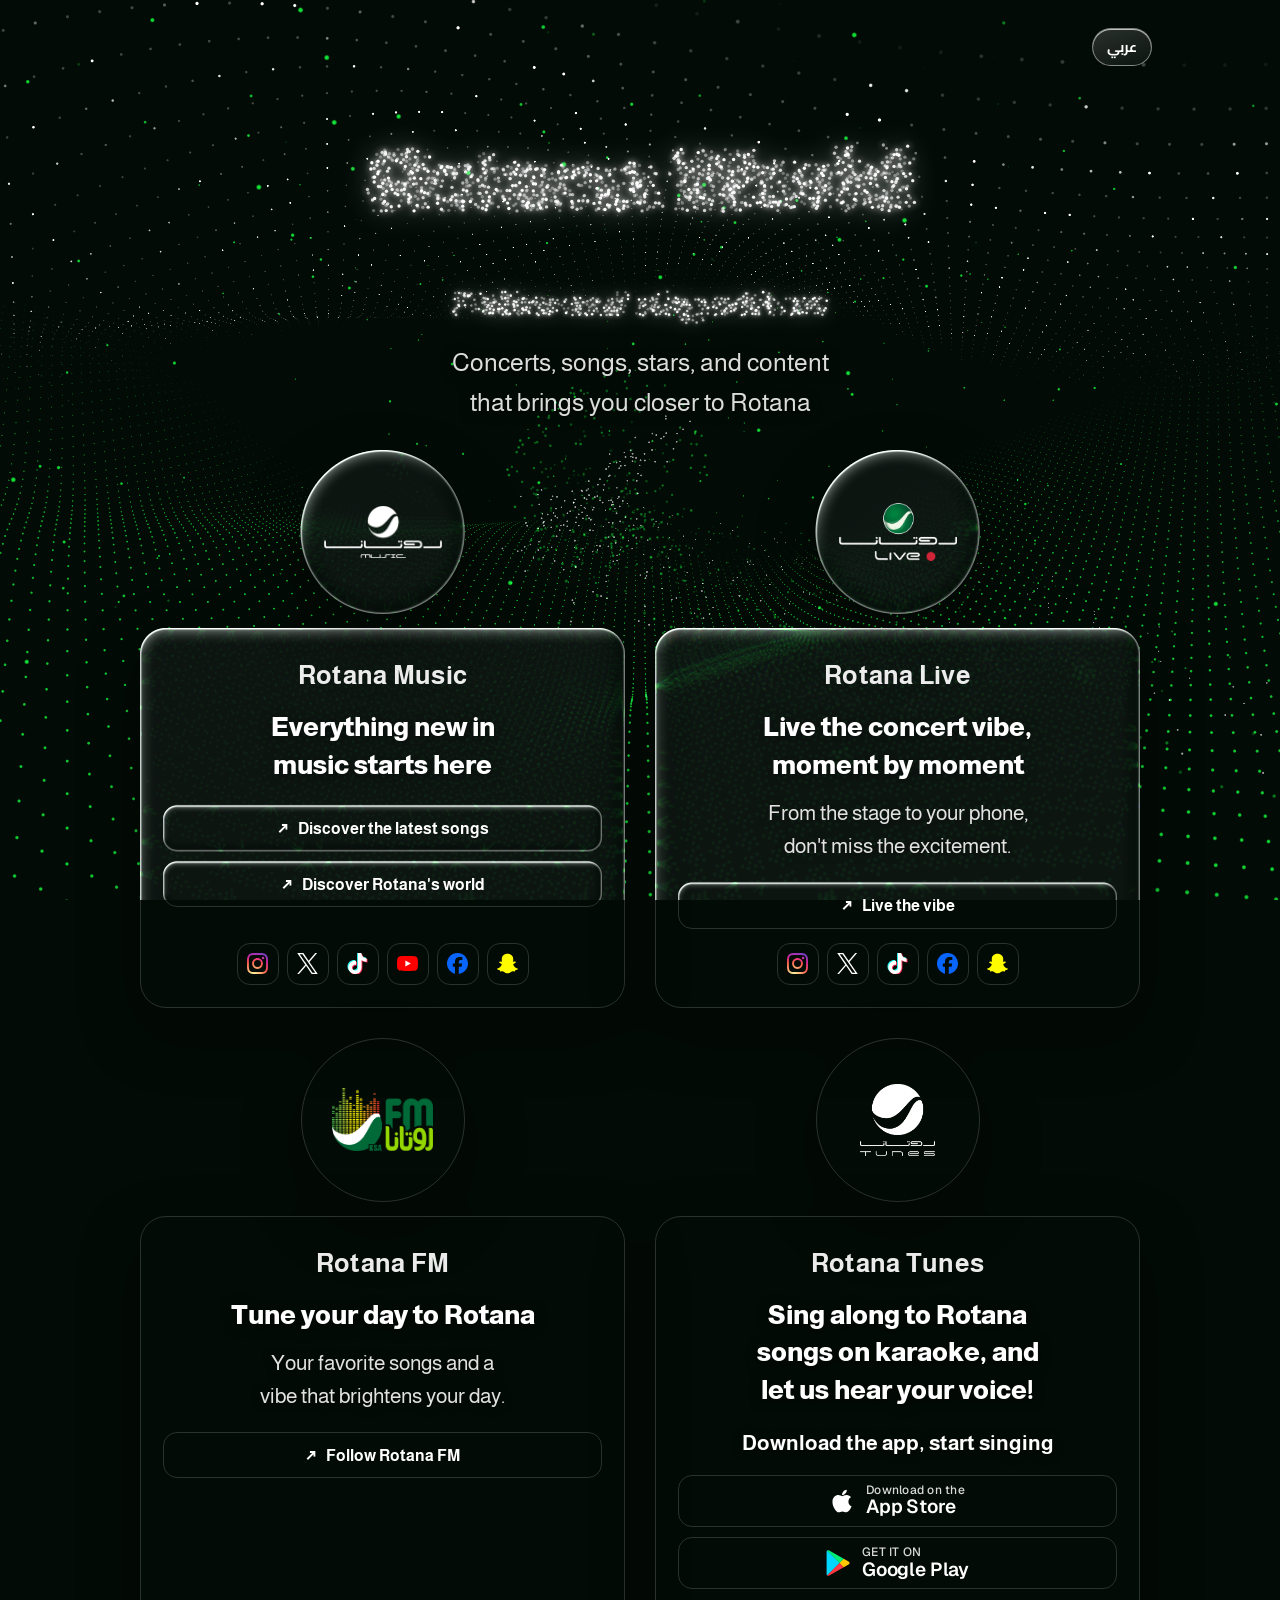
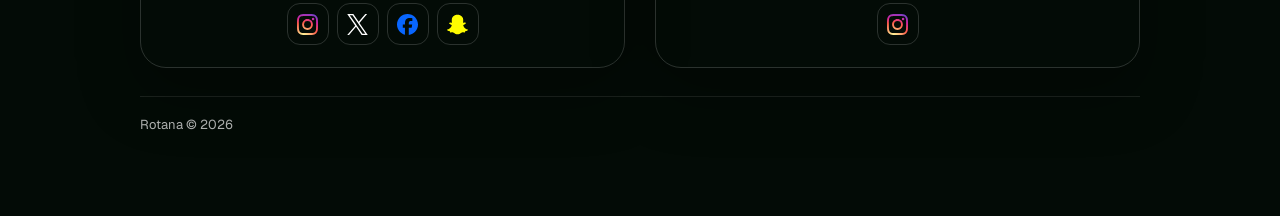
<file: index.html>
<!doctype html>
<html lang="ar" dir="rtl" data-theme="dark">
  <head>
    <meta charset="utf-8" />
    <meta name="viewport" content="width=device-width, initial-scale=1, viewport-fit=cover" />
    <meta name="theme-color" content="#030b06" />
    <title>عالم روتانا</title>
    <link rel="preconnect" href="https://fonts.googleapis.com" />
    <link rel="preconnect" href="https://fonts.gstatic.com" crossorigin />
    <link
      rel="stylesheet"
      href="https://fonts.googleapis.com/css2?family=IBM+Plex+Sans+Arabic:wght@400;500;600;700&family=Readex+Pro:wght@400;500;600;700&family=Almarai:wght@300;400;700;800&family=Cairo:wght@800;900&family=Geist:wght@400;500;600&family=Geist+Mono:wght@400&display=swap"
    />
    <link rel="stylesheet" href="style.css" />
    <style>
      :root {
        --x-bg: #030b06;
        --x-green: #18c780;
        --x-green-hi: #14ff3d;
        --x-ink: #ffffff;
        --x-ink-2: rgba(255, 255, 255, 0.7);
        --x-font: "IBM Plex Sans Arabic", "Segoe UI", Tahoma, system-ui, sans-serif;
      }
      html, body { background: var(--x-bg); }
      body {
        color: var(--x-ink);
        font-family: var(--x-font);
        font-size: 16px;
        line-height: 1.6;
        -webkit-font-smoothing: antialiased;
        margin: 0;
      }

      /* Owner's background host (particles-bg.css) */
      .rotana-background-host,
      .rotana-particle-background {
        position: fixed;
        inset: 0;
        pointer-events: none;
        z-index: 0;
        overflow: hidden;
        background: #030b06;
      }
      .rotana-particle-background canvas {
        display: block;
        position: absolute;
        inset: 0;
        width: 100%;
        height: 100%;
      }
      /* Fallback: no WebGL or reduced motion */
      .rotana-background-host.x-fallback {
        background-color: #030b06;
        background-image: radial-gradient(rgba(255, 255, 255, 0.06) 1px, transparent 1.4px);
        background-size: 16px 16px;
      }

      #bg.rotana-background-host { position: fixed; inset: 0; z-index: 0; }
      .page {
        position: relative;
        z-index: 1;
        background: transparent;
      }
      .x-wrap {
        position: relative;
        z-index: 1;
        background: transparent;
        max-width: 1120px;
        margin: 0 auto;
        padding: 28px 18px 32px;
        font-family: var(--x-font);
      }

      /* Language toggle */
      .x-wrap { position: relative; }
      .x-lang {
        position: absolute; top: 16px; inset-inline-end: 16px; z-index: 3;
        min-width: 58px; height: 38px; padding: 0 14px; border-radius: 999px;
        border: 1px solid rgba(255,255,255,0.45);
        background: linear-gradient(160deg, rgba(255,255,255,0.16), rgba(255,255,255,0.04));
        -webkit-backdrop-filter: blur(14px); backdrop-filter: blur(14px);
        box-shadow: inset 0 1px 0 rgba(255,255,255,0.7);
        color: #fff; font: 700 14px/1 "Cairo", var(--x-font); cursor: pointer;
      }
      html[lang="en"] .x-wrap, html[lang="en"] .x-card__line, html[lang="en"] .x-head p { font-family: "Geist", "Cairo", system-ui, sans-serif; }
      html[lang="en"] .x-arrived { left: auto; right: 18px; }

      /* Header */
      .x-head { text-align: center; padding: 44px 0 28px; }
      .x-head__logo { width: 140px; height: auto; display: block; margin: 0 auto 18px; }
      .x-head h1 {
        font: 700 26px/1.3 var(--x-font);
        margin: 0 0 6px;
        color: var(--x-ink);
        letter-spacing: 0;
      }
      .x-head p { margin: 4px 0 0; color: #fff; font-family: "Cairo", var(--x-font); font-weight: 800; font-size: 22px; line-height: 1.4; text-shadow: 0 2px 12px rgba(0,0,0,.55); }
      @media (min-width: 900px) { .x-head p { font-size: 26px; } }
      /* Dot-matrix title */
      .x-dt { position: relative; width: 100%; max-width: 560px; margin: 0 auto 10px; aspect-ratio: 3.4 / 1; }
      .x-dt canvas { position: relative; display: block; width: 100%; height: 100%;
        filter: drop-shadow(0 0 3px rgba(255,255,255,.95)) drop-shadow(0 0 14px rgba(255,255,255,.45)); }
      .x-head .x-dt__text { position: absolute; inset: 0; margin: 0; display: flex; align-items: center; justify-content: center;
        font: 900 64px/1 "Cairo", var(--x-font); color: #fff; text-shadow: 0 0 18px rgba(255,255,255,.6); }
      .x-head .x-dt.is-dots .x-dt__text { color: transparent; text-shadow: none; }


      /* Cards */
      .x-cards { display: grid; grid-template-columns: 1fr; gap: 30px; }
      .x-card { position: relative; display: flex; flex-direction: column; align-items: center; gap: 14px; scroll-margin-top: 24px; text-align: center; }
      /* Shiny glass (shared) */
      /* Glass card (Mo's spec) */
      .x-glass {
        position: relative; isolation: isolate; overflow: hidden;
        background: rgba(255, 255, 255, 0.2);
        -webkit-backdrop-filter: blur(9px);
        backdrop-filter: blur(9px);
        border: 1px solid rgba(255, 255, 255, 0.3);
        box-shadow:
          0 8px 32px rgba(0, 0, 0, 0.1),
          inset 0 1px 0 rgba(255, 255, 255, 0.5),
          inset 0 -1px 0 rgba(255, 255, 255, 0.1),
          inset 0 0 0px 0px rgba(255, 255, 255, 0);
      }
      .x-glass::before {
        content: ""; position: absolute; top: 0; left: 0; right: 0; height: 1px; pointer-events: none;
        background: linear-gradient(90deg, transparent, rgba(255, 255, 255, 0.8), transparent);
      }
      .x-glass::after {
        content: ""; position: absolute; top: 0; left: 0; width: 1px; height: 100%; pointer-events: none;
        background: linear-gradient(180deg, rgba(255, 255, 255, 0.8), transparent, rgba(255, 255, 255, 0.3));
      }
      .x-orb {
        width: 150px; height: 150px; border-radius: 50%;
        display: flex; align-items: center; justify-content: center; padding: 22px;
      }
      .x-orb img { max-width: 100%; max-height: 92px; width: auto; height: auto; object-fit: contain; display: block; }
      .x-panel {
        width: 100%; flex: 1; display: flex; flex-direction: column; align-items: center; gap: 14px;
        padding: 24px 22px 22px; border-radius: 26px; transition: border-color 0.3s ease;
      }
      .x-panel > * { width: 100%; }
      .x-panel > .x-arrived { width: auto; }
      @media (min-width: 900px) { .x-orb { width: 164px; height: 164px; } .x-orb img { max-height: 100px; } }
      .x-orb img.x-orb__tunes { max-width: 72%; max-height: 66px; }
      .x-orb img.x-orb__fm { max-width: 86%; max-height: 74px; }
      @media (min-width: 900px) { .x-orb img.x-orb__tunes { max-height: 72px; } }
      .x-card__sub {
        display: inline-flex;
        align-items: center;
        gap: 6px;
        font: 600 12px/1 var(--x-font);
        letter-spacing: 0.22em;
        color: var(--x-ink-2);
        direction: ltr;
      }
      .x-live-dot {
        width: 7px; height: 7px; border-radius: 50%;
        background: #ff3b3b;
        box-shadow: 0 0 0 3px rgba(255, 59, 59, 0.18);
      }
      .x-card h2 { font: 700 22px/1.35 var(--x-font); margin: 4px 0 0; color: var(--x-ink); }
      .x-card__line { margin: 2px 0 4px; color: #fff; font-family: "Cairo", var(--x-font); font-weight: 800; font-size: 21px; line-height: 1.5; letter-spacing: 0; text-shadow: 0 2px 12px rgba(0,0,0,.55); flex: none; }

      .x-btns { display: flex; flex-direction: column; align-items: stretch; justify-content: center; gap: 10px; margin-top: 4px; text-align: center; }
      .x-btn {
        display: flex;
        align-items: center;
        justify-content: center;
        gap: 8px;
        min-height: 48px;
        padding: 10px 16px;
        border-radius: 16px;
        border: 1px solid rgba(255, 255, 255, 0.25);
        background-color: transparent;
        background-image: linear-gradient(rgba(255, 255, 255, 0.08), rgba(255, 255, 255, 0.08));
        -webkit-backdrop-filter: blur(18px) saturate(60%);
        backdrop-filter: blur(18px) saturate(60%);
        box-shadow: inset 0 1px 0 rgba(255, 255, 255, 0.25);
        color: var(--x-ink);
        font: 600 15px/1.2 var(--x-font);
        text-decoration: none;
        transition: border-color 0.2s ease, background-color 0.2s ease;
      }
      .x-btn:hover, .x-btn:active, .x-btn:focus-visible {
        border-color: var(--x-green);
        background-color: transparent;
        background-image: linear-gradient(rgba(255, 255, 255, 0.14), rgba(255, 255, 255, 0.14));
        color: var(--x-ink);
      }
      .x-btn:focus-visible, .x-icon:focus-visible { outline: 2px solid var(--x-green-hi); outline-offset: 2px; }
      .x-btn--pick { border-color: var(--x-green); }

      /* Store badges */
      .x-store {
        direction: ltr;
        gap: 12px;
        min-height: 56px;
        padding: 8px 22px;
        border-radius: 999px;
        border: 1px solid rgba(255, 255, 255, 0.25);
        background-color: rgba(0, 0, 0, 0.55);
        background-image: none;
        -webkit-backdrop-filter: blur(10px);
        backdrop-filter: blur(10px);
      }
      .x-store:hover, .x-store:active, .x-store:focus-visible { background-color: rgba(0, 0, 0, 0.7); background-image: none; }
      .x-store.x-btn--pick { border-color: var(--x-green); box-shadow: 0 0 0 1px var(--x-green), 0 0 18px rgba(24, 199, 128, 0.3); }
      .x-store__logo { width: 24px; height: 26px; flex: none; display: block; }
      .x-store__txt { display: flex; flex-direction: column; align-items: flex-start; text-align: left; line-height: 1.1; font-family: "Geist", system-ui, sans-serif; }
      .x-store__txt small { font-size: 12px; font-weight: 500; letter-spacing: 0.02em; color: rgba(255, 255, 255, 0.85); }
      .x-store__txt b { font-size: 19px; font-weight: 600; letter-spacing: -0.01em; color: #fff; }

      .x-icons { display: flex; flex-wrap: nowrap; justify-content: center; gap: 8px; margin-top: auto; }
      .x-icon {
        position: relative; overflow: hidden;
        flex: 0 0 42px; width: 42px; height: 42px;
        display: inline-flex; align-items: center; justify-content: center;
        border-radius: 14px;
        border: 1px solid rgba(255, 255, 255, 0.35);
        box-shadow: inset 0 1px 0 rgba(255, 255, 255, 0.45), 0 6px 16px rgba(0, 0, 0, 0.35);
        transition: transform 0.2s ease;
      }
      .x-icon::after { content: ""; position: absolute; inset: 0; pointer-events: none;
        background: linear-gradient(160deg, rgba(255,255,255,0.12), rgba(255,255,255,0) 45%); }
      .x-icon:hover, .x-icon:active { transform: translateY(-2px); }
      .x-icon svg { width: 21px; height: 21px; display: block; position: relative; }
      @media (min-width: 900px) { .x-icon { flex-basis: 36px; width: 36px; height: 36px; border-radius: 11px; } .x-icon svg { width: 18px; height: 18px; } .x-icon--yt svg, .x-icon--fb svg { width: 22px; height: 22px; } .x-icon--sc svg { width: 20px; height: 20px; } }
      .x-icon--ig { background: radial-gradient(circle at 30% 107%, #fdf497 0%, #fdf497 5%, #fd5949 45%, #d6249f 60%, #285AEB 90%); }
      .x-icon--x, .x-icon--tt { background: #000; }
      .x-icon--yt, .x-icon--fb { background: #fff; }
      .x-icon--yt svg { width: 25px; height: 25px; }
      .x-icon--fb svg { width: 25px; height: 25px; }
      .x-icon--sc { background: #FFFC00; }
      .x-icon--sc svg { width: 23px; height: 23px; }

      /* Arrived via QR */
      .x-arrived {
        position: absolute;
        top: 18px;
        left: 18px;
        padding: 4px 10px;
        border-radius: 999px;
        font: 600 12px/1.5 var(--x-font);
        color: #d9ffe9;
        background: rgba(24, 199, 128, 0.16);
        border: 1px solid rgba(24, 199, 128, 0.5);
      }
      .x-arrived[hidden] { display: none; }
      .x-card.is-arrived .x-panel { border-color: var(--x-green); animation: x-glow 2s ease-out 1; }
      @keyframes x-glow {
        0% { box-shadow: inset 0 1.5px 0 rgba(255,255,255,.85), 0 0 0 0 rgba(24,199,128,0); }
        30% { box-shadow: inset 0 1.5px 0 rgba(255,255,255,.85), 0 0 36px 4px rgba(24,199,128,.45); }
        100% { box-shadow: inset 0 1.5px 0 rgba(255,255,255,.85), 0 0 18px rgba(200,230,255,.12), 0 22px 50px rgba(0,0,0,.45); }
      }

      /* Footer */
      .x-foot {
        display: flex;
        align-items: center;
        justify-content: space-between;
        gap: 12px;
        margin-top: 28px;
        padding-top: 18px;
        border-top: 1px solid rgba(255, 255, 255, 0.1);
        color: var(--x-ink-2);
        font-size: 13px;
      }
      .x-foot p { margin: 0; }
      .x-share {
        min-height: 44px;
        padding: 8px 14px;
        border-radius: 14px;
        border: 1px solid rgba(255, 255, 255, 0.25);
        background-color: transparent;
        background-image: linear-gradient(rgba(255, 255, 255, 0.08), rgba(255, 255, 255, 0.08));
        -webkit-backdrop-filter: blur(18px) saturate(60%);
        backdrop-filter: blur(18px) saturate(60%);
        box-shadow: inset 0 1px 0 rgba(255, 255, 255, 0.25);
        color: var(--x-ink);
        font: 600 13px/1 var(--x-font);
        cursor: pointer;
        transition: border-color 0.2s ease;
      }
      .x-share:hover, .x-share:active, .x-share.is-done { border-color: var(--x-green); }
      .x-share-status {
        margin: 10px 0 0;
        text-align: center;
        color: #d9ffe9;
        font-size: 13px;
        word-break: break-all;
      }
      .x-share-status[hidden] { display: none; }

      @media (min-width: 900px) {
        .x-wrap { padding: 44px 28px 40px; }
        .x-head__logo { width: 180px; }
        .x-cards { grid-template-columns: repeat(2, 1fr); }
      }
      @media (prefers-reduced-motion: reduce) {
        .x-card.is-arrived .x-panel { animation: none; box-shadow: 0 0 28px 2px rgba(24, 199, 128, 0.35); } 
        .x-btn, .x-icon, .x-card, .x-share { transition: none; }
      }

      /* ---- Typography (AR + EN) ---- */
      .x-dt--sub { max-width: 380px; aspect-ratio: 6.2 / 1; margin: 0 auto 6px; }
      .x-dt--sub canvas { filter: drop-shadow(0 0 2px rgba(255,255,255,.9)) drop-shadow(0 0 10px rgba(255,255,255,.35)); }
      .x-head .x-dt__text--sub { font-size: 34px; }
      .x-tagline { margin: 6px auto 0 !important; max-width: 560px; font: 500 19px/1.6 "Readex Pro", var(--x-font) !important; color: rgba(255,255,255,.86) !important; letter-spacing: 0; text-shadow: 0 2px 14px rgba(0,0,0,.6); }
      @media (min-width: 900px) { .x-tagline { font-size: 21px !important; } }
      .x-card h2 { font: 600 20px/1.35 "Readex Pro", var(--x-font) !important; letter-spacing: .01em; color: rgba(255,255,255,.92); }
      .x-card__line { font: 600 21px/1.5 "Readex Pro", var(--x-font) !important; color: #fff; }
      .x-card__note { margin: -4px 0 2px; font: 500 19px/1.6 "IBM Plex Sans Arabic", "Readex Pro", var(--x-font); color: rgba(255,255,255,.88); flex: none; text-shadow: 0 1px 10px rgba(0,0,0,.5); }
      .x-card__note--cta { margin: 0 0 -2px; font-weight: 600; color: #fff; }
      html[lang="en"] .x-card__line, html[lang="en"] .x-tagline, html[lang="en"] .x-card h2 { font-family: "Readex Pro", system-ui, sans-serif !important; }
      html[lang="en"] .x-card__note { font-family: "Readex Pro", system-ui, sans-serif; }
      .x-btn { min-height: 42px !important; padding: 8px 16px !important; border-radius: 14px !important; font: 500 14.5px/1.2 "Readex Pro", var(--x-font) !important; }
      .x-store { min-height: 44px !important; }

      /* ---- Icon tiles: crystal tile, glyph in its brand colour ---- */
      .x-icon, .x-icon--ig, .x-icon--x, .x-icon--tt, .x-icon--yt, .x-icon--fb, .x-icon--sc { background: rgba(255,255,255,.06) !important; border: 1px solid rgba(255,255,255,.24); }
      .x-icon::after { display: none; }
      .x-icon--ig svg path { fill: url(#rw-ig); }
      .x-icon--sc svg path { fill: #FFFC00; stroke: none; }

      /* ---- Real crystal glass (WebGL refraction behind) ---- */
      html.glass-gl .x-glass, html.glass-gl .x-btn, html.glass-gl .x-icon, html.glass-gl .x-store {
        background: transparent !important; background-image: none !important;
        -webkit-backdrop-filter: none !important; backdrop-filter: none !important;
        border-color: rgba(255,255,255,.16) !important;
      }
      html.glass-gl .x-glass { box-shadow: 0 24px 60px rgba(0,0,0,.35) !important; }
      html.glass-gl .x-btn, html.glass-gl .x-icon { box-shadow: none !important; }
      html.glass-gl .x-glass::before, html.glass-gl .x-glass::after { display: none; }
      html.glass-gl .x-btn:hover, html.glass-gl .x-btn:focus-visible { border-color: var(--x-green) !important; }

      /* ---- Bigger, balanced type ---- */
      .x-card h2 { font-size: 24px !important; }
      .x-card__line { font-size: 24px !important; line-height: 1.45 !important; text-wrap: balance; word-break: keep-all; }
      .x-card__note { font-size: 20px !important; line-height: 1.55 !important; white-space: pre-line; text-wrap: balance; word-break: keep-all; }
      .x-tagline { font-size: 22px !important; text-wrap: balance; }
      .x-btn { font-size: 16px !important; min-height: 46px !important; }
      @media (min-width: 900px) {
        .x-card h2 { font-size: 26px !important; }
        .x-card__line { font-size: 26px !important; }
        .x-card__note { font-size: 21px !important; }
        .x-tagline { font-size: 25px !important; }
        .x-icon { flex-basis: 42px !important; width: 42px !important; height: 42px !important; border-radius: 13px !important; }
        .x-icon svg { width: 21px !important; height: 21px !important; }
      }

      /* ---- Font: Almarai (AR + EN) ---- */
      .x-card h2, .x-card__line, .x-btn, .x-tagline, .x-card__note,
      html[lang="en"] .x-card h2, html[lang="en"] .x-card__line, html[lang="en"] .x-tagline, html[lang="en"] .x-card__note {
        font-family: "Almarai", "IBM Plex Sans Arabic", system-ui, sans-serif !important;
      }
      .x-card h2 { font-weight: 700 !important; }
      .x-card__line { font-weight: 800 !important; }
      .x-card__note { font-weight: 400 !important; }
      .x-card__note--cta { font-weight: 700 !important; }
      .x-btn { font-weight: 700 !important; }
      .x-tagline { font-weight: 400 !important; }
    </style>
  </head>
  <body>
    <svg width="0" height="0" style="position:absolute" aria-hidden="true"><defs><radialGradient id="rw-ig" cx="30%" cy="107%" r="150%"><stop offset="0" stop-color="#fdf497"/><stop offset=".05" stop-color="#fdf497"/><stop offset=".45" stop-color="#fd5949"/><stop offset=".6" stop-color="#d6249f"/><stop offset=".9" stop-color="#285AEB"/></radialGradient></defs></svg>
    <div id="bg" class="rotana-background-host" aria-hidden="true"></div>
    <div class="page" id="top">
      <main class="x-wrap">
        <button class="x-lang" type="button" id="lang" aria-label="Switch language">EN</button>
        <header class="x-head">
          <div class="x-dt" id="dotTitleWrap">
            <canvas id="dotTitle" aria-hidden="true"></canvas>
            <h1 class="x-dt__text">عالم روتانا</h1>
          </div>
          <div class="x-dt x-dt--sub" id="dotSubWrap">
            <canvas id="dotSub" aria-hidden="true"></canvas>
            <p class="x-dt__text x-dt__text--sub">تابع وغنّي معانا</p>
          </div>
          <p class="x-tagline" data-en="Concerts, songs, stars, and content that brings you closer to Rotana">حفلات، أغاني، نجوم، ومحتوى يجمعك بروتانا</p>
        </header>

        <div class="x-cards">
          <section class="x-card" id="music" aria-labelledby="music-t">
            <div class="x-orb x-glass">
              <img src="music-logo-official.png" alt="Rotana Music" />
            </div>
            <div class="x-panel x-glass">
            <span class="x-arrived" hidden data-en="You came via the QR code">وصلت عبر الكود</span>
            <h2 id="music-t" data-en="Rotana Music">روتانا ميوزك</h2>
            <p class="x-card__line" data-en="Everything new in music starts here">كل جديد في عالم الموسيقى يبدأ من هنا</p>
            <div class="x-btns">
              <a class="x-btn" href="https://music.rotanamusic.com/music-releases" target="_blank" rel="noopener"><span aria-hidden="true">↗</span> <span data-en="Discover the latest songs">اكتشف أحدث الأغاني</span></a>
              <a class="x-btn" href="https://rotanamusic.com/" target="_blank" rel="noopener"><span aria-hidden="true">↗</span> <span data-en="Discover Rotana's world">اكتشف عالم روتانا</span></a>
            </div>
            <div class="x-icons">
              <a class="x-icon x-icon--ig" href="https://www.instagram.com/rotanamusic/" target="_blank" rel="noopener" aria-label="Instagram"><svg viewBox="0 0 24 24"><path fill="#fff" d="M7.0301.084c-1.2768.0602-2.1487.264-2.911.5634-.7888.3075-1.4575.72-2.1228 1.3877-.6652.6677-1.075 1.3368-1.3802 2.127-.2954.7638-.4956 1.6365-.552 2.914-.0564 1.2775-.0689 1.6882-.0626 4.947.0062 3.2586.0206 3.6671.0825 4.9473.061 1.2765.264 2.1482.5635 2.9107.308.7889.72 1.4573 1.388 2.1228.6679.6655 1.3365 1.0743 2.1285 1.38.7632.295 1.6361.4961 2.9134.552 1.2773.056 1.6884.069 4.9462.0627 3.2578-.0062 3.668-.0207 4.9478-.0814 1.28-.0607 2.147-.2652 2.9098-.5633.7889-.3086 1.4578-.72 2.1228-1.3881.665-.6682 1.0745-1.3378 1.3795-2.1284.2957-.7632.4966-1.636.552-2.9124.056-1.2809.0692-1.6898.063-4.948-.0063-3.2583-.021-3.6668-.0817-4.9465-.0607-1.2797-.264-2.1487-.5633-2.9117-.3084-.7889-.72-1.4568-1.3876-2.1228C21.2982 1.33 20.628.9208 19.8378.6165 19.074.321 18.2017.1197 16.9244.0645 15.6471.0093 15.236-.005 11.977.0014 8.718.0076 8.31.0215 7.0301.0839m.1402 21.6932c-1.17-.0509-1.8053-.2453-2.2287-.408-.5606-.216-.96-.4771-1.3819-.895-.422-.4178-.6811-.8186-.9-1.378-.1644-.4234-.3624-1.058-.4171-2.228-.0595-1.2645-.072-1.6442-.079-4.848-.007-3.2037.0053-3.583.0607-4.848.05-1.169.2456-1.805.408-2.2282.216-.5613.4762-.96.895-1.3816.4188-.4217.8184-.6814 1.3783-.9003.423-.1651 1.0575-.3614 2.227-.4171 1.2655-.06 1.6447-.072 4.848-.079 3.2033-.007 3.5835.005 4.8495.0608 1.169.0508 1.8053.2445 2.228.408.5608.216.96.4754 1.3816.895.4217.4194.6816.8176.9005 1.3787.1653.4217.3617 1.056.4169 2.2263.0602 1.2655.0739 1.645.0796 4.848.0058 3.203-.0055 3.5834-.061 4.848-.051 1.17-.245 1.8055-.408 2.2294-.216.5604-.4763.96-.8954 1.3814-.419.4215-.8181.6811-1.3783.9-.4224.1649-1.0577.3617-2.2262.4174-1.2656.0595-1.6448.072-4.8493.079-3.2045.007-3.5825-.006-4.848-.0608M16.953 5.5864A1.44 1.44 0 1 0 18.39 4.144a1.44 1.44 0 0 0-1.437 1.4424M5.8385 12.012c.0067 3.4032 2.7706 6.1557 6.173 6.1493 3.4026-.0065 6.157-2.7701 6.1506-6.1733-.0065-3.4032-2.771-6.1565-6.174-6.1498-3.403.0067-6.156 2.771-6.1496 6.1738M8 12.0077a4 4 0 1 1 4.008 3.9921A3.9996 3.9996 0 0 1 8 12.0077"/></svg></a>
              <a class="x-icon x-icon--x" href="https://x.com/RotanaMusic" target="_blank" rel="noopener" aria-label="X"><svg viewBox="0 0 24 24"><path fill="#fff" d="M14.234 10.162 22.977 0h-2.072l-7.591 8.824L7.251 0H.258l9.168 13.343L.258 24H2.33l8.016-9.318L16.749 24h6.993zm-2.837 3.299-.929-1.329L3.076 1.56h3.182l5.965 8.532.929 1.329 7.754 11.09h-3.182z"/></svg></a>
              <a class="x-icon x-icon--tt" href="https://www.tiktok.com/@rotanamusic" target="_blank" rel="noopener" aria-label="TikTok"><svg viewBox="0 0 24 24"><path fill="#25F4EE" transform="translate(-1 -1)" d="M12.525.02c1.31-.02 2.61-.01 3.91-.02.08 1.53.63 3.09 1.75 4.17 1.12 1.11 2.7 1.62 4.24 1.79v4.03c-1.44-.05-2.89-.35-4.2-.97-.57-.26-1.1-.59-1.62-.93-.01 2.92.01 5.84-.02 8.75-.08 1.4-.54 2.79-1.35 3.94-1.31 1.92-3.58 3.17-5.91 3.21-1.43.08-2.86-.31-4.08-1.03-2.02-1.19-3.44-3.37-3.65-5.71-.02-.5-.03-1-.01-1.49.18-1.9 1.12-3.72 2.58-4.96 1.66-1.44 3.98-2.13 6.15-1.72.02 1.48-.04 2.96-.04 4.44-.99-.32-2.15-.23-3.02.37-.63.41-1.11 1.04-1.36 1.75-.21.51-.15 1.07-.14 1.61.24 1.64 1.82 3.02 3.5 2.87 1.12-.01 2.19-.66 2.77-1.61.19-.33.4-.67.41-1.06.1-1.79.06-3.57.07-5.36.01-4.03-.01-8.05.02-12.07z"/><path fill="#FE2C55" transform="translate(1 1)" d="M12.525.02c1.31-.02 2.61-.01 3.91-.02.08 1.53.63 3.09 1.75 4.17 1.12 1.11 2.7 1.62 4.24 1.79v4.03c-1.44-.05-2.89-.35-4.2-.97-.57-.26-1.1-.59-1.62-.93-.01 2.92.01 5.84-.02 8.75-.08 1.4-.54 2.79-1.35 3.94-1.31 1.92-3.58 3.17-5.91 3.21-1.43.08-2.86-.31-4.08-1.03-2.02-1.19-3.44-3.37-3.65-5.71-.02-.5-.03-1-.01-1.49.18-1.9 1.12-3.72 2.58-4.96 1.66-1.44 3.98-2.13 6.15-1.72.02 1.48-.04 2.96-.04 4.44-.99-.32-2.15-.23-3.02.37-.63.41-1.11 1.04-1.36 1.75-.21.51-.15 1.07-.14 1.61.24 1.64 1.82 3.02 3.5 2.87 1.12-.01 2.19-.66 2.77-1.61.19-.33.4-.67.41-1.06.1-1.79.06-3.57.07-5.36.01-4.03-.01-8.05.02-12.07z"/><path fill="#fff" d="M12.525.02c1.31-.02 2.61-.01 3.91-.02.08 1.53.63 3.09 1.75 4.17 1.12 1.11 2.7 1.62 4.24 1.79v4.03c-1.44-.05-2.89-.35-4.2-.97-.57-.26-1.1-.59-1.62-.93-.01 2.92.01 5.84-.02 8.75-.08 1.4-.54 2.79-1.35 3.94-1.31 1.92-3.58 3.17-5.91 3.21-1.43.08-2.86-.31-4.08-1.03-2.02-1.19-3.44-3.37-3.65-5.71-.02-.5-.03-1-.01-1.49.18-1.9 1.12-3.72 2.58-4.96 1.66-1.44 3.98-2.13 6.15-1.72.02 1.48-.04 2.96-.04 4.44-.99-.32-2.15-.23-3.02.37-.63.41-1.11 1.04-1.36 1.75-.21.51-.15 1.07-.14 1.61.24 1.64 1.82 3.02 3.5 2.87 1.12-.01 2.19-.66 2.77-1.61.19-.33.4-.67.41-1.06.1-1.79.06-3.57.07-5.36.01-4.03-.01-8.05.02-12.07z"/></svg></a>
              <a class="x-icon x-icon--yt" href="https://www.youtube.com/@rotanamusic" target="_blank" rel="noopener" aria-label="YouTube"><svg viewBox="0 0 24 24"><path fill="#FF0000" d="M23.498 6.186a3.016 3.016 0 0 0-2.122-2.136C19.505 3.545 12 3.545 12 3.545s-7.505 0-9.377.505A3.017 3.017 0 0 0 .502 6.186C0 8.07 0 12 0 12s0 3.93.502 5.814a3.016 3.016 0 0 0 2.122 2.136c1.871.505 9.376.505 9.376.505s7.505 0 9.377-.505a3.015 3.015 0 0 0 2.122-2.136C24 15.93 24 12 24 12s0-3.93-.502-5.814z"/><path fill="#fff" d="M9.545 15.568V8.432L15.818 12l-6.273 3.568z"/></svg></a>
              <a class="x-icon x-icon--fb" href="https://www.facebook.com/rotanamusic" target="_blank" rel="noopener" aria-label="Facebook"><svg viewBox="0 0 24 24"><path fill="#0866FF" d="M9.101 23.691v-7.98H6.627v-3.667h2.474v-1.58c0-4.085 1.848-5.978 5.858-5.978.401 0 .955.042 1.468.103a8.68 8.68 0 0 1 1.141.195v3.325a8.623 8.623 0 0 0-.653-.036 26.805 26.805 0 0 0-.733-.009c-.707 0-1.259.096-1.675.309a1.686 1.686 0 0 0-.679.622c-.258.42-.374.995-.374 1.752v1.297h3.919l-.386 2.103-.287 1.564h-3.246v8.245C19.396 23.238 24 18.179 24 12.044c0-6.627-5.373-12-12-12s-12 5.373-12 12c0 5.628 3.874 10.35 9.101 11.647Z"/></svg></a>
              <a class="x-icon x-icon--sc" href="https://www.snapchat.com/@rotanamusic" target="_blank" rel="noopener" aria-label="Snapchat"><svg viewBox="0 0 24 24"><path fill="#fff" stroke="#000" stroke-width="1.1" stroke-linejoin="round" d="M12.206.793c.99 0 4.347.276 5.93 3.821.529 1.193.403 3.219.299 4.847l-.003.06c-.012.18-.022.345-.03.51.075.045.203.09.401.09.3-.016.659-.12 1.033-.301.165-.088.344-.104.464-.104.182 0 .359.029.509.09.45.149.734.479.734.838.015.449-.39.839-1.213 1.168-.089.029-.209.075-.344.119-.45.135-1.139.36-1.333.81-.09.224-.061.524.12.868l.015.015c.06.136 1.526 3.475 4.791 4.014.255.044.435.27.42.509 0 .075-.015.149-.045.225-.24.569-1.273.988-3.146 1.271-.059.091-.12.375-.164.57-.029.179-.074.36-.134.553-.076.271-.27.405-.555.405h-.03c-.135 0-.313-.031-.538-.074-.36-.075-.765-.135-1.273-.135-.3 0-.599.015-.913.074-.6.104-1.123.464-1.723.884-.853.599-1.826 1.288-3.294 1.288-.06 0-.119-.015-.18-.015h-.149c-1.468 0-2.427-.675-3.279-1.288-.599-.42-1.107-.779-1.707-.884-.314-.045-.629-.074-.928-.074-.54 0-.958.089-1.272.149-.211.043-.391.074-.54.074-.374 0-.523-.224-.583-.42-.061-.192-.09-.389-.135-.567-.046-.181-.105-.494-.166-.57-1.918-.222-2.95-.642-3.189-1.226-.031-.063-.052-.15-.055-.225-.015-.243.165-.465.42-.509 3.264-.54 4.73-3.879 4.791-4.02l.016-.029c.18-.345.224-.645.119-.869-.195-.434-.884-.658-1.332-.809-.121-.029-.24-.074-.346-.119-1.107-.435-1.257-.93-1.197-1.273.09-.479.674-.793 1.168-.793.146 0 .27.029.383.074.42.194.789.3 1.104.3.234 0 .384-.06.465-.105l-.046-.569c-.098-1.626-.225-3.651.307-4.837C7.392 1.077 10.739.807 11.727.807l.419-.015h.06z"/></svg></a>
            </div>
            </div>
          </section>

          <section class="x-card" id="live" aria-labelledby="live-t">
            <div class="x-orb x-glass">
              <img src="live-logo-white.png" alt="Rotana Live" />
            </div>
            <div class="x-panel x-glass">
            <span class="x-arrived" hidden data-en="You came via the QR code">وصلت عبر الكود</span>
            <h2 id="live-t" data-en="Rotana Live">روتانا لايف</h2>
            <p class="x-card__line" data-en="Live the concert vibe, moment by moment">عيش أجواء الحفلات لحظة بلحظة</p>
            <p class="x-card__note" data-en="From the stage to your phone,
don't miss the excitement.">من المسرح إلى جوالك..
لا يفوتك الحماس.</p>
            <div class="x-btns">
              <a class="x-btn" href="https://www.instagram.com/rotanalive/" target="_blank" rel="noopener"><span aria-hidden="true">↗</span> <span data-en="Live the vibe">عيش الأجواء</span></a>
            </div>
            <div class="x-icons">
              <a class="x-icon x-icon--ig" href="https://www.instagram.com/rotanalive/" target="_blank" rel="noopener" aria-label="Instagram"><svg viewBox="0 0 24 24"><path fill="#fff" d="M7.0301.084c-1.2768.0602-2.1487.264-2.911.5634-.7888.3075-1.4575.72-2.1228 1.3877-.6652.6677-1.075 1.3368-1.3802 2.127-.2954.7638-.4956 1.6365-.552 2.914-.0564 1.2775-.0689 1.6882-.0626 4.947.0062 3.2586.0206 3.6671.0825 4.9473.061 1.2765.264 2.1482.5635 2.9107.308.7889.72 1.4573 1.388 2.1228.6679.6655 1.3365 1.0743 2.1285 1.38.7632.295 1.6361.4961 2.9134.552 1.2773.056 1.6884.069 4.9462.0627 3.2578-.0062 3.668-.0207 4.9478-.0814 1.28-.0607 2.147-.2652 2.9098-.5633.7889-.3086 1.4578-.72 2.1228-1.3881.665-.6682 1.0745-1.3378 1.3795-2.1284.2957-.7632.4966-1.636.552-2.9124.056-1.2809.0692-1.6898.063-4.948-.0063-3.2583-.021-3.6668-.0817-4.9465-.0607-1.2797-.264-2.1487-.5633-2.9117-.3084-.7889-.72-1.4568-1.3876-2.1228C21.2982 1.33 20.628.9208 19.8378.6165 19.074.321 18.2017.1197 16.9244.0645 15.6471.0093 15.236-.005 11.977.0014 8.718.0076 8.31.0215 7.0301.0839m.1402 21.6932c-1.17-.0509-1.8053-.2453-2.2287-.408-.5606-.216-.96-.4771-1.3819-.895-.422-.4178-.6811-.8186-.9-1.378-.1644-.4234-.3624-1.058-.4171-2.228-.0595-1.2645-.072-1.6442-.079-4.848-.007-3.2037.0053-3.583.0607-4.848.05-1.169.2456-1.805.408-2.2282.216-.5613.4762-.96.895-1.3816.4188-.4217.8184-.6814 1.3783-.9003.423-.1651 1.0575-.3614 2.227-.4171 1.2655-.06 1.6447-.072 4.848-.079 3.2033-.007 3.5835.005 4.8495.0608 1.169.0508 1.8053.2445 2.228.408.5608.216.96.4754 1.3816.895.4217.4194.6816.8176.9005 1.3787.1653.4217.3617 1.056.4169 2.2263.0602 1.2655.0739 1.645.0796 4.848.0058 3.203-.0055 3.5834-.061 4.848-.051 1.17-.245 1.8055-.408 2.2294-.216.5604-.4763.96-.8954 1.3814-.419.4215-.8181.6811-1.3783.9-.4224.1649-1.0577.3617-2.2262.4174-1.2656.0595-1.6448.072-4.8493.079-3.2045.007-3.5825-.006-4.848-.0608M16.953 5.5864A1.44 1.44 0 1 0 18.39 4.144a1.44 1.44 0 0 0-1.437 1.4424M5.8385 12.012c.0067 3.4032 2.7706 6.1557 6.173 6.1493 3.4026-.0065 6.157-2.7701 6.1506-6.1733-.0065-3.4032-2.771-6.1565-6.174-6.1498-3.403.0067-6.156 2.771-6.1496 6.1738M8 12.0077a4 4 0 1 1 4.008 3.9921A3.9996 3.9996 0 0 1 8 12.0077"/></svg></a>
              <a class="x-icon x-icon--x" href="https://x.com/RotanaLive" target="_blank" rel="noopener" aria-label="X"><svg viewBox="0 0 24 24"><path fill="#fff" d="M14.234 10.162 22.977 0h-2.072l-7.591 8.824L7.251 0H.258l9.168 13.343L.258 24H2.33l8.016-9.318L16.749 24h6.993zm-2.837 3.299-.929-1.329L3.076 1.56h3.182l5.965 8.532.929 1.329 7.754 11.09h-3.182z"/></svg></a>
              <a class="x-icon x-icon--tt" href="https://www.tiktok.com/@rotanalive" target="_blank" rel="noopener" aria-label="TikTok"><svg viewBox="0 0 24 24"><path fill="#25F4EE" transform="translate(-1 -1)" d="M12.525.02c1.31-.02 2.61-.01 3.91-.02.08 1.53.63 3.09 1.75 4.17 1.12 1.11 2.7 1.62 4.24 1.79v4.03c-1.44-.05-2.89-.35-4.2-.97-.57-.26-1.1-.59-1.62-.93-.01 2.92.01 5.84-.02 8.75-.08 1.4-.54 2.79-1.35 3.94-1.31 1.92-3.58 3.17-5.91 3.21-1.43.08-2.86-.31-4.08-1.03-2.02-1.19-3.44-3.37-3.65-5.71-.02-.5-.03-1-.01-1.49.18-1.9 1.12-3.72 2.58-4.96 1.66-1.44 3.98-2.13 6.15-1.72.02 1.48-.04 2.96-.04 4.44-.99-.32-2.15-.23-3.02.37-.63.41-1.11 1.04-1.36 1.75-.21.51-.15 1.07-.14 1.61.24 1.64 1.82 3.02 3.5 2.87 1.12-.01 2.19-.66 2.77-1.61.19-.33.4-.67.41-1.06.1-1.79.06-3.57.07-5.36.01-4.03-.01-8.05.02-12.07z"/><path fill="#FE2C55" transform="translate(1 1)" d="M12.525.02c1.31-.02 2.61-.01 3.91-.02.08 1.53.63 3.09 1.75 4.17 1.12 1.11 2.7 1.62 4.24 1.79v4.03c-1.44-.05-2.89-.35-4.2-.97-.57-.26-1.1-.59-1.62-.93-.01 2.92.01 5.84-.02 8.75-.08 1.4-.54 2.79-1.35 3.94-1.31 1.92-3.58 3.17-5.91 3.21-1.43.08-2.86-.31-4.08-1.03-2.02-1.19-3.44-3.37-3.65-5.71-.02-.5-.03-1-.01-1.49.18-1.9 1.12-3.72 2.58-4.96 1.66-1.44 3.98-2.13 6.15-1.72.02 1.48-.04 2.96-.04 4.44-.99-.32-2.15-.23-3.02.37-.63.41-1.11 1.04-1.36 1.75-.21.51-.15 1.07-.14 1.61.24 1.64 1.82 3.02 3.5 2.87 1.12-.01 2.19-.66 2.77-1.61.19-.33.4-.67.41-1.06.1-1.79.06-3.57.07-5.36.01-4.03-.01-8.05.02-12.07z"/><path fill="#fff" d="M12.525.02c1.31-.02 2.61-.01 3.91-.02.08 1.53.63 3.09 1.75 4.17 1.12 1.11 2.7 1.62 4.24 1.79v4.03c-1.44-.05-2.89-.35-4.2-.97-.57-.26-1.1-.59-1.62-.93-.01 2.92.01 5.84-.02 8.75-.08 1.4-.54 2.79-1.35 3.94-1.31 1.92-3.58 3.17-5.91 3.21-1.43.08-2.86-.31-4.08-1.03-2.02-1.19-3.44-3.37-3.65-5.71-.02-.5-.03-1-.01-1.49.18-1.9 1.12-3.72 2.58-4.96 1.66-1.44 3.98-2.13 6.15-1.72.02 1.48-.04 2.96-.04 4.44-.99-.32-2.15-.23-3.02.37-.63.41-1.11 1.04-1.36 1.75-.21.51-.15 1.07-.14 1.61.24 1.64 1.82 3.02 3.5 2.87 1.12-.01 2.19-.66 2.77-1.61.19-.33.4-.67.41-1.06.1-1.79.06-3.57.07-5.36.01-4.03-.01-8.05.02-12.07z"/></svg></a>
              <a class="x-icon x-icon--fb" href="https://www.facebook.com/rotanalive" target="_blank" rel="noopener" aria-label="Facebook"><svg viewBox="0 0 24 24"><path fill="#0866FF" d="M9.101 23.691v-7.98H6.627v-3.667h2.474v-1.58c0-4.085 1.848-5.978 5.858-5.978.401 0 .955.042 1.468.103a8.68 8.68 0 0 1 1.141.195v3.325a8.623 8.623 0 0 0-.653-.036 26.805 26.805 0 0 0-.733-.009c-.707 0-1.259.096-1.675.309a1.686 1.686 0 0 0-.679.622c-.258.42-.374.995-.374 1.752v1.297h3.919l-.386 2.103-.287 1.564h-3.246v8.245C19.396 23.238 24 18.179 24 12.044c0-6.627-5.373-12-12-12s-12 5.373-12 12c0 5.628 3.874 10.35 9.101 11.647Z"/></svg></a>
              <a class="x-icon x-icon--sc" href="https://www.snapchat.com/add/rotanalive" target="_blank" rel="noopener" aria-label="Snapchat"><svg viewBox="0 0 24 24"><path fill="#fff" stroke="#000" stroke-width="1.1" stroke-linejoin="round" d="M12.206.793c.99 0 4.347.276 5.93 3.821.529 1.193.403 3.219.299 4.847l-.003.06c-.012.18-.022.345-.03.51.075.045.203.09.401.09.3-.016.659-.12 1.033-.301.165-.088.344-.104.464-.104.182 0 .359.029.509.09.45.149.734.479.734.838.015.449-.39.839-1.213 1.168-.089.029-.209.075-.344.119-.45.135-1.139.36-1.333.81-.09.224-.061.524.12.868l.015.015c.06.136 1.526 3.475 4.791 4.014.255.044.435.27.42.509 0 .075-.015.149-.045.225-.24.569-1.273.988-3.146 1.271-.059.091-.12.375-.164.57-.029.179-.074.36-.134.553-.076.271-.27.405-.555.405h-.03c-.135 0-.313-.031-.538-.074-.36-.075-.765-.135-1.273-.135-.3 0-.599.015-.913.074-.6.104-1.123.464-1.723.884-.853.599-1.826 1.288-3.294 1.288-.06 0-.119-.015-.18-.015h-.149c-1.468 0-2.427-.675-3.279-1.288-.599-.42-1.107-.779-1.707-.884-.314-.045-.629-.074-.928-.074-.54 0-.958.089-1.272.149-.211.043-.391.074-.54.074-.374 0-.523-.224-.583-.42-.061-.192-.09-.389-.135-.567-.046-.181-.105-.494-.166-.57-1.918-.222-2.95-.642-3.189-1.226-.031-.063-.052-.15-.055-.225-.015-.243.165-.465.42-.509 3.264-.54 4.73-3.879 4.791-4.02l.016-.029c.18-.345.224-.645.119-.869-.195-.434-.884-.658-1.332-.809-.121-.029-.24-.074-.346-.119-1.107-.435-1.257-.93-1.197-1.273.09-.479.674-.793 1.168-.793.146 0 .27.029.383.074.42.194.789.3 1.104.3.234 0 .384-.06.465-.105l-.046-.569c-.098-1.626-.225-3.651.307-4.837C7.392 1.077 10.739.807 11.727.807l.419-.015h.06z"/></svg></a>
            </div>
            </div>
          </section>

          <section class="x-card" id="fm" aria-labelledby="fm-t">
            <div class="x-orb x-glass">
              <img class="x-orb__fm" src="fm-logo-official.png" alt="Rotana FM" />
            </div>
            <div class="x-panel x-glass">
            <span class="x-arrived" hidden data-en="You came via the QR code">وصلت عبر الكود</span>
            <h2 id="fm-t" data-en="Rotana FM">روتانا إف إم</h2>
            <p class="x-card__line" data-en="Tune your day to Rotana">خلّ يومك على موجة روتانا</p>
            <p class="x-card__note" data-en="Your favorite songs and a vibe that brightens your day.">أغانيك المفضلة وأجواء تحلّي يومك.</p>
            <div class="x-btns">
              <a class="x-btn" href="https://www.instagram.com/rotanafmksa/" target="_blank" rel="noopener"><span aria-hidden="true">↗</span> <span data-en="Follow Rotana FM">تابع روتانا إف إم</span></a>
            </div>
            <div class="x-icons">
              <a class="x-icon x-icon--ig" href="https://www.instagram.com/rotanafmksa/" target="_blank" rel="noopener" aria-label="Instagram"><svg viewBox="0 0 24 24"><path fill="#fff" d="M7.0301.084c-1.2768.0602-2.1487.264-2.911.5634-.7888.3075-1.4575.72-2.1228 1.3877-.6652.6677-1.075 1.3368-1.3802 2.127-.2954.7638-.4956 1.6365-.552 2.914-.0564 1.2775-.0689 1.6882-.0626 4.947.0062 3.2586.0206 3.6671.0825 4.9473.061 1.2765.264 2.1482.5635 2.9107.308.7889.72 1.4573 1.388 2.1228.6679.6655 1.3365 1.0743 2.1285 1.38.7632.295 1.6361.4961 2.9134.552 1.2773.056 1.6884.069 4.9462.0627 3.2578-.0062 3.668-.0207 4.9478-.0814 1.28-.0607 2.147-.2652 2.9098-.5633.7889-.3086 1.4578-.72 2.1228-1.3881.665-.6682 1.0745-1.3378 1.3795-2.1284.2957-.7632.4966-1.636.552-2.9124.056-1.2809.0692-1.6898.063-4.948-.0063-3.2583-.021-3.6668-.0817-4.9465-.0607-1.2797-.264-2.1487-.5633-2.9117-.3084-.7889-.72-1.4568-1.3876-2.1228C21.2982 1.33 20.628.9208 19.8378.6165 19.074.321 18.2017.1197 16.9244.0645 15.6471.0093 15.236-.005 11.977.0014 8.718.0076 8.31.0215 7.0301.0839m.1402 21.6932c-1.17-.0509-1.8053-.2453-2.2287-.408-.5606-.216-.96-.4771-1.3819-.895-.422-.4178-.6811-.8186-.9-1.378-.1644-.4234-.3624-1.058-.4171-2.228-.0595-1.2645-.072-1.6442-.079-4.848-.007-3.2037.0053-3.583.0607-4.848.05-1.169.2456-1.805.408-2.2282.216-.5613.4762-.96.895-1.3816.4188-.4217.8184-.6814 1.3783-.9003.423-.1651 1.0575-.3614 2.227-.4171 1.2655-.06 1.6447-.072 4.848-.079 3.2033-.007 3.5835.005 4.8495.0608 1.169.0508 1.8053.2445 2.228.408.5608.216.96.4754 1.3816.895.4217.4194.6816.8176.9005 1.3787.1653.4217.3617 1.056.4169 2.2263.0602 1.2655.0739 1.645.0796 4.848.0058 3.203-.0055 3.5834-.061 4.848-.051 1.17-.245 1.8055-.408 2.2294-.216.5604-.4763.96-.8954 1.3814-.419.4215-.8181.6811-1.3783.9-.4224.1649-1.0577.3617-2.2262.4174-1.2656.0595-1.6448.072-4.8493.079-3.2045.007-3.5825-.006-4.848-.0608M16.953 5.5864A1.44 1.44 0 1 0 18.39 4.144a1.44 1.44 0 0 0-1.437 1.4424M5.8385 12.012c.0067 3.4032 2.7706 6.1557 6.173 6.1493 3.4026-.0065 6.157-2.7701 6.1506-6.1733-.0065-3.4032-2.771-6.1565-6.174-6.1498-3.403.0067-6.156 2.771-6.1496 6.1738M8 12.0077a4 4 0 1 1 4.008 3.9921A3.9996 3.9996 0 0 1 8 12.0077"/></svg></a>
              <a class="x-icon x-icon--x" href="https://x.com/RotanaFMKSA" target="_blank" rel="noopener" aria-label="X"><svg viewBox="0 0 24 24"><path fill="#fff" d="M14.234 10.162 22.977 0h-2.072l-7.591 8.824L7.251 0H.258l9.168 13.343L.258 24H2.33l8.016-9.318L16.749 24h6.993zm-2.837 3.299-.929-1.329L3.076 1.56h3.182l5.965 8.532.929 1.329 7.754 11.09h-3.182z"/></svg></a>
              <a class="x-icon x-icon--fb" href="https://www.facebook.com/RotanaFMKSA" target="_blank" rel="noopener" aria-label="Facebook"><svg viewBox="0 0 24 24"><path fill="#0866FF" d="M9.101 23.691v-7.98H6.627v-3.667h2.474v-1.58c0-4.085 1.848-5.978 5.858-5.978.401 0 .955.042 1.468.103a8.68 8.68 0 0 1 1.141.195v3.325a8.623 8.623 0 0 0-.653-.036 26.805 26.805 0 0 0-.733-.009c-.707 0-1.259.096-1.675.309a1.686 1.686 0 0 0-.679.622c-.258.42-.374.995-.374 1.752v1.297h3.919l-.386 2.103-.287 1.564h-3.246v8.245C19.396 23.238 24 18.179 24 12.044c0-6.627-5.373-12-12-12s-12 5.373-12 12c0 5.628 3.874 10.35 9.101 11.647Z"/></svg></a>
              <a class="x-icon x-icon--sc" href="https://www.snapchat.com/@rotanafmksa" target="_blank" rel="noopener" aria-label="Snapchat"><svg viewBox="0 0 24 24"><path fill="#fff" stroke="#000" stroke-width="1.1" stroke-linejoin="round" d="M12.206.793c.99 0 4.347.276 5.93 3.821.529 1.193.403 3.219.299 4.847l-.003.06c-.012.18-.022.345-.03.51.075.045.203.09.401.09.3-.016.659-.12 1.033-.301.165-.088.344-.104.464-.104.182 0 .359.029.509.09.45.149.734.479.734.838.015.449-.39.839-1.213 1.168-.089.029-.209.075-.344.119-.45.135-1.139.36-1.333.81-.09.224-.061.524.12.868l.015.015c.06.136 1.526 3.475 4.791 4.014.255.044.435.27.42.509 0 .075-.015.149-.045.225-.24.569-1.273.988-3.146 1.271-.059.091-.12.375-.164.57-.029.179-.074.36-.134.553-.076.271-.27.405-.555.405h-.03c-.135 0-.313-.031-.538-.074-.36-.075-.765-.135-1.273-.135-.3 0-.599.015-.913.074-.6.104-1.123.464-1.723.884-.853.599-1.826 1.288-3.294 1.288-.06 0-.119-.015-.18-.015h-.149c-1.468 0-2.427-.675-3.279-1.288-.599-.42-1.107-.779-1.707-.884-.314-.045-.629-.074-.928-.074-.54 0-.958.089-1.272.149-.211.043-.391.074-.54.074-.374 0-.523-.224-.583-.42-.061-.192-.09-.389-.135-.567-.046-.181-.105-.494-.166-.57-1.918-.222-2.95-.642-3.189-1.226-.031-.063-.052-.15-.055-.225-.015-.243.165-.465.42-.509 3.264-.54 4.73-3.879 4.791-4.02l.016-.029c.18-.345.224-.645.119-.869-.195-.434-.884-.658-1.332-.809-.121-.029-.24-.074-.346-.119-1.107-.435-1.257-.93-1.197-1.273.09-.479.674-.793 1.168-.793.146 0 .27.029.383.074.42.194.789.3 1.104.3.234 0 .384-.06.465-.105l-.046-.569c-.098-1.626-.225-3.651.307-4.837C7.392 1.077 10.739.807 11.727.807l.419-.015h.06z"/></svg></a>
            </div>
            </div>
          </section>

          <section class="x-card" id="tunes" aria-labelledby="tunes-t">
            <div class="x-orb x-glass">
              <img class="x-orb__tunes" src="tunes-logo-white.png" alt="Rotana Tunes" />
            </div>
            <div class="x-panel x-glass">
            <span class="x-arrived" hidden data-en="You came via the QR code">وصلت عبر الكود</span>
            <h2 id="tunes-t" data-en="Rotana Tunes">روتانا تيونز</h2>
            <p class="x-card__line" data-en="Sing along to Rotana songs on karaoke, and let us hear your voice!">غنّوا مع أغاني روتانا على الكاريوكي، وخلّونا نسمع صوتكم!</p>
            <p class="x-card__note x-card__note--cta" data-en="Download the app, start singing">حمّل التطبيق، ابدأ الغناء</p>
            <div class="x-btns" id="stores">
              <a class="x-btn x-store" data-store="ios" href="https://apps.apple.com/sa/app/rotana-tunes/id6760004818" target="_blank" rel="noopener" aria-label="Download on the App Store"><svg class="x-store__logo" viewBox="0 0 384 512" aria-hidden="true"><path fill="#ffffff" d="M318.7 268.7c-.2-36.7 16.4-64.4 50-84.8-18.8-26.9-47.2-41.7-84.7-44.6-35.5-2.8-74.3 20.7-88.5 20.7-15 0-49.4-19.7-76.4-19.7C63.3 141.2 4 184.8 4 273.5q0 39.3 14.4 81.2c12.8 36.7 59 126.7 107.2 125.2 25.2-.6 43-17.9 75.8-17.9 31.8 0 48.3 17.9 76.4 17.9 48.6-.7 90.4-82.5 102.6-119.3-65.2-30.7-61.7-90-61.7-91.9zm-56.6-164.2c27.3-32.4 24.8-61.9 24-72.5-24.1 1.4-52 16.4-67.9 34.9-17.5 19.8-27.8 44.3-25.6 71.9 26.1 2 49.9-11.4 69.5-34.3z"/></svg><span class="x-store__txt"><small>Download on the</small><b>App Store</b></span></a>
              <a class="x-btn x-store" data-store="android" href="https://play.google.com/store/apps/details?id=rotana.tunes" target="_blank" rel="noopener" aria-label="Get it on Google Play"><svg class="x-store__logo" viewBox="0 0 24 26" aria-hidden="true"><path fill="#00D7FE" d="M1.1.6C.8.9.6 1.4.6 2v22c0 .6.2 1.1.5 1.4l.1.1L13.5 13.2V12.8L1.2.5z"/><path fill="#FFC900" d="M17.6 17.3l-4.1-4.1v-.4l4.1-4.1.1.1 4.9 2.8c1.4.8 1.4 2.1 0 2.9l-4.9 2.8z"/><path fill="#FF3A44" d="M17.7 17.2L13.5 13 1.1 25.4c.5.5 1.2.5 2.1.1l14.5-8.3"/><path fill="#00F076" d="M17.7 8.8L3.2.5C2.3 0 1.6.1 1.1.6L13.5 13z"/></svg><span class="x-store__txt"><small>GET IT ON</small><b>Google Play</b></span></a>
            </div>
            <div class="x-icons">
              <a class="x-icon x-icon--ig" href="https://www.instagram.com/rotanatunes/" target="_blank" rel="noopener" aria-label="Instagram"><svg viewBox="0 0 24 24"><path fill="#fff" d="M7.0301.084c-1.2768.0602-2.1487.264-2.911.5634-.7888.3075-1.4575.72-2.1228 1.3877-.6652.6677-1.075 1.3368-1.3802 2.127-.2954.7638-.4956 1.6365-.552 2.914-.0564 1.2775-.0689 1.6882-.0626 4.947.0062 3.2586.0206 3.6671.0825 4.9473.061 1.2765.264 2.1482.5635 2.9107.308.7889.72 1.4573 1.388 2.1228.6679.6655 1.3365 1.0743 2.1285 1.38.7632.295 1.6361.4961 2.9134.552 1.2773.056 1.6884.069 4.9462.0627 3.2578-.0062 3.668-.0207 4.9478-.0814 1.28-.0607 2.147-.2652 2.9098-.5633.7889-.3086 1.4578-.72 2.1228-1.3881.665-.6682 1.0745-1.3378 1.3795-2.1284.2957-.7632.4966-1.636.552-2.9124.056-1.2809.0692-1.6898.063-4.948-.0063-3.2583-.021-3.6668-.0817-4.9465-.0607-1.2797-.264-2.1487-.5633-2.9117-.3084-.7889-.72-1.4568-1.3876-2.1228C21.2982 1.33 20.628.9208 19.8378.6165 19.074.321 18.2017.1197 16.9244.0645 15.6471.0093 15.236-.005 11.977.0014 8.718.0076 8.31.0215 7.0301.0839m.1402 21.6932c-1.17-.0509-1.8053-.2453-2.2287-.408-.5606-.216-.96-.4771-1.3819-.895-.422-.4178-.6811-.8186-.9-1.378-.1644-.4234-.3624-1.058-.4171-2.228-.0595-1.2645-.072-1.6442-.079-4.848-.007-3.2037.0053-3.583.0607-4.848.05-1.169.2456-1.805.408-2.2282.216-.5613.4762-.96.895-1.3816.4188-.4217.8184-.6814 1.3783-.9003.423-.1651 1.0575-.3614 2.227-.4171 1.2655-.06 1.6447-.072 4.848-.079 3.2033-.007 3.5835.005 4.8495.0608 1.169.0508 1.8053.2445 2.228.408.5608.216.96.4754 1.3816.895.4217.4194.6816.8176.9005 1.3787.1653.4217.3617 1.056.4169 2.2263.0602 1.2655.0739 1.645.0796 4.848.0058 3.203-.0055 3.5834-.061 4.848-.051 1.17-.245 1.8055-.408 2.2294-.216.5604-.4763.96-.8954 1.3814-.419.4215-.8181.6811-1.3783.9-.4224.1649-1.0577.3617-2.2262.4174-1.2656.0595-1.6448.072-4.8493.079-3.2045.007-3.5825-.006-4.848-.0608M16.953 5.5864A1.44 1.44 0 1 0 18.39 4.144a1.44 1.44 0 0 0-1.437 1.4424M5.8385 12.012c.0067 3.4032 2.7706 6.1557 6.173 6.1493 3.4026-.0065 6.157-2.7701 6.1506-6.1733-.0065-3.4032-2.771-6.1565-6.174-6.1498-3.403.0067-6.156 2.771-6.1496 6.1738M8 12.0077a4 4 0 1 1 4.008 3.9921A3.9996 3.9996 0 0 1 8 12.0077"/></svg></a>
            </div>
            </div>
          </section>
        </div>

        <footer class="x-foot">
          <p data-en="Rotana © 2026">روتانا © 2026</p>
        </footer>
      </main>
    </div>
    <script>
    (function () {
      var html = document.documentElement, btn = document.getElementById("lang");
      var els = Array.prototype.slice.call(document.querySelectorAll("[data-en]"));
      els.forEach(function (el) { el.setAttribute("data-ar", el.textContent); });
      function apply(lang, rebuild) {
        var en = lang === "en";
        html.lang = en ? "en" : "ar"; html.dir = en ? "ltr" : "rtl";
        els.forEach(function (el) { el.textContent = el.getAttribute(en ? "data-en" : "data-ar"); });
        document.title = en ? "Rotana World" : "عالم روتانا";
        var h1 = document.querySelector(".x-dt__text"); if (h1) h1.textContent = en ? "Rotana World" : "عالم روتانا";
        btn.textContent = en ? "عربي" : "EN";
        if (rebuild && window.__dtSet) window.__dtSet(en ? "Rotana World" : "عالم روتانا");
        var sub = document.querySelector(".x-dt__text--sub"); if (sub) sub.textContent = en ? "Follow and sing with us" : "تابع وغنّي معانا";
        if (rebuild && window.__dsSet) window.__dsSet(en ? "Follow and sing with us" : "تابع وغنّي معانا");
      }
      var saved = null; try { saved = localStorage.getItem("rw-lang"); } catch (e) {}
      var first = saved || ((navigator.language || "ar").toLowerCase().indexOf("ar") === 0 ? "ar" : "en");
      if (first === "en") apply("en", false);
      btn.addEventListener("click", function () {
        var next = html.lang === "en" ? "ar" : "en";
        try { localStorage.setItem("rw-lang", next); } catch (e) {}
        apply(next, true);
      });
      window.__rwEn = function () { return html.lang === "en"; };
    })();
    </script>
    <script src="app.js"></script>
    <script src="rotana-particles.js"></script>
    <script>
      (function () {
        var host = document.getElementById("bg");
        var reduced = window.matchMedia && matchMedia("(prefers-reduced-motion: reduce)").matches;

        function fallback() {
          host.innerHTML = "";
          host.classList.add("x-fallback");
        }

        function mountBg() {
          if (typeof window.mountRotanaParticles !== "function") return fallback();
          try {
            var stop = window.mountRotanaParticles(host);
            var c = host.querySelector("canvas");
            var r = c && c.dataset.renderer;
            if (!c || r === "unavailable" || r === "shader-error") {
              if (typeof stop === "function") stop();
              fallback();
            }
          } catch (e) {
            fallback();
          }
        }

        // Store button order by device
        function sortStores() {
          var ua = navigator.userAgent || "";
          var ios = /iPhone|iPad|iPod/i.test(ua) || (/Macintosh/.test(ua) && navigator.maxTouchPoints > 1);
          var android = /Android/i.test(ua);
          var wrap = document.getElementById("stores");
          var pick = ios ? "ios" : android ? "android" : null;
          if (!pick || !wrap) return;
          var btn = wrap.querySelector('[data-store="' + pick + '"]');
          btn.classList.add("x-btn--pick");
          wrap.insertBefore(btn, wrap.firstChild);
        }

        // QR deep links
        var ids = ["music", "live", "fm", "tunes"];
        function arrive() {
          var id = (location.hash || "").slice(1);
          if (ids.indexOf(id) < 0) return;
          var card = document.getElementById(id);
          ids.forEach(function (k) {
            var el = document.getElementById(k);
            el.classList.remove("is-arrived");
            el.querySelector(".x-arrived").hidden = true;
          });
          void card.offsetWidth;
          card.classList.add("is-arrived");
          card.querySelector(".x-arrived").hidden = false;
          card.scrollIntoView({ behavior: reduced ? "auto" : "smooth", block: "center" });
          setTimeout(function () { card.classList.remove("is-arrived"); }, 2200);
        }

        // Share
        function share() {
          var btn = document.getElementById("share");
          var url = location.href.split("#")[0];
          var EN = window.__rwEn && window.__rwEn();
          var T = EN ? { copy: "Copy the link: ", done: "Link copied ✓", copying: "Copying link…", sharing: "Sharing…", thanks: "Thanks for sharing ✓" } : { copy: "انسخ الرابط: ", done: T.done, copying: T.copying, sharing: T.sharing, thanks: T.thanks };
          var data = { title: EN ? "Rotana World" : "عالم روتانا", text: EN ? "Concerts, songs, stars, and content that brings you closer to Rotana" : "حفلات، أغاني، نجوم، ومحتوى يجمعك بروتانا", url: url };
          var status = document.getElementById("share-status");
          function flash(msg) {
            btn.textContent = msg;
            btn.classList.add("is-done");
            status.textContent = msg === url ? T.copy + url : msg;
            status.hidden = false;
          }
          function legacyCopy() {
            var ta = document.createElement("textarea");
            ta.value = url;
            ta.setAttribute("readonly", "");
            ta.style.position = "fixed";
            ta.style.opacity = "0";
            document.body.appendChild(ta);
            ta.select();
            var ok = false;
            try { ok = document.execCommand("copy"); } catch (e) {}
            ta.remove();
            flash(ok ? T.done : url);
          }
          function copy() {
            flash(T.copying);
            if (navigator.clipboard && navigator.clipboard.writeText) {
              var settled = false;
              setTimeout(function () { if (!settled) { settled = true; legacyCopy(); } }, 800);
              navigator.clipboard.writeText(url).then(function () {
                if (!settled) { settled = true; flash(T.done); }
              }, function () { if (!settled) { settled = true; legacyCopy(); } });
            } else {
              legacyCopy();
            }
          }
          if (navigator.share) {
            flash(T.sharing);
            navigator.share(data).then(function () { flash(T.thanks); }, function (err) {
              if (!err || err.name !== "AbortError") copy();
            });
          } else {
            copy();
          }
        }

        document.addEventListener("DOMContentLoaded", function () {
          mountBg();
          sortStores();
          setTimeout(arrive, 150);
        });
        window.addEventListener("hashchange", arrive);
        var shareBtn = document.getElementById("share"); if (shareBtn) shareBtn.addEventListener("click", share);
      })();
    </script>
    <script>
    function dotText(wrapId, cvId, AR, EN, setter) {
      var wrap = document.getElementById(wrapId);
      var cv = document.getElementById(cvId);
      if (!wrap || !cv || !cv.getContext) return;
      var ctx = cv.getContext("2d");
      var TEXT = document.documentElement.lang === "en" ? EN : AR;
      var dots = [], W = 0, H = 0, dpr = 1, ptr = { x: -9999, y: -9999 }, t0 = performance.now();
      var still = window.matchMedia && matchMedia("(prefers-reduced-motion: reduce)").matches;
      var built = false, lastW = 0;
      function build(keep) {
        var r = wrap.getBoundingClientRect();
        W = Math.round(r.width); H = Math.round(r.height);
        if (!W || !H) return;
        dpr = Math.min(window.devicePixelRatio || 1, 2);
        cv.width = W * dpr; cv.height = H * dpr;
        var off = document.createElement("canvas"); off.width = W; off.height = H;
        var o = off.getContext("2d");
        var fs = H * 0.78;
        o.font = "900 " + fs + "px Cairo, 'IBM Plex Sans Arabic', sans-serif";
        var tw = o.measureText(TEXT).width;
        if (tw > W * 0.96) { fs = fs * (W * 0.96) / tw; o.font = "900 " + fs + "px Cairo, 'IBM Plex Sans Arabic', sans-serif"; }
        o.direction = /[\u0600-\u06FF]/.test(TEXT) ? "rtl" : "ltr"; o.textAlign = "center"; o.textBaseline = "middle"; o.fillStyle = "#fff";
        o.fillText(TEXT, W / 2, H * 0.56);
        var data = o.getImageData(0, 0, W, H).data;
        var step = Math.max(3, Math.round(W / 150));
        dots = [];
        for (var y = 0; y < H; y += step) for (var x = 0; x < W; x += step) {
          if (data[(y * W + x) * 4 + 3] > 140) dots.push({ x: x, y: y, ox: x + (Math.random() - .5) * W, oy: y + (Math.random() - .5) * H, px: 0, py: 0, ph: Math.random() * 6.28, s: step });
        }
        if (keep) { dots.forEach(function (d) { d.ox = d.x; d.oy = d.y; d.px = d.x; d.py = d.y; }); }
        else { dots.forEach(function (d) { d.px = d.ox; d.py = d.oy; }); t0 = performance.now(); }
        wrap.classList.add("is-dots");
        built = true; lastW = W;
      }
      function frame(now) {
        if (!W) { requestAnimationFrame(frame); return; }
        ctx.setTransform(dpr, 0, 0, dpr, 0, 0);
        ctx.clearRect(0, 0, W, H);
        var tt = (now - t0) / 1000, ease = still ? 1 : Math.min(1, tt / 1.4);
        ease = 1 - Math.pow(1 - ease, 3);
        ctx.fillStyle = "#fff";
        for (var i = 0; i < dots.length; i++) {
          var d = dots[i];
          var tx = d.x, ty = d.y;
          var dx = tx - ptr.x, dy = ty - ptr.y, dist = Math.sqrt(dx * dx + dy * dy), R = W * 0.12;
          if (dist < R) { var f = (1 - dist / R) * 14; tx += dx / (dist || 1) * f; ty += dy / (dist || 1) * f; }
          var gx = d.ox + (tx - d.ox) * ease, gy = d.oy + (ty - d.oy) * ease;
          d.px += (gx - d.px) * 0.2; d.py += (gy - d.py) * 0.2;
          var tw = still ? 1 : 0.65 + 0.35 * Math.sin(now / 520 + d.ph);
          ctx.globalAlpha = tw;
          ctx.beginPath(); ctx.arc(d.px, d.py, d.s * 0.42, 0, 6.2832); ctx.fill();
        }
        ctx.globalAlpha = 1;
        if (!still || tt < 2) requestAnimationFrame(frame);
      }
      function setP(e) { var r = cv.getBoundingClientRect(), p = e.touches ? e.touches[0] : e; ptr.x = p.clientX - r.left; ptr.y = p.clientY - r.top; }
      function clearP() { ptr.x = ptr.y = -9999; }
      wrap.addEventListener("pointermove", setP); wrap.addEventListener("pointerleave", clearP);
      wrap.addEventListener("touchmove", setP, { passive: true }); wrap.addEventListener("touchend", clearP);
      var ready = (document.fonts && document.fonts.load) ? document.fonts.load("900 60px Cairo", TEXT) : Promise.resolve();
      Promise.resolve(ready).catch(function () {}).then(function () { build(); requestAnimationFrame(frame); });
      window[setter] = function (t) { TEXT = t; var go = function () { build(); if (still) requestAnimationFrame(frame); }; (document.fonts && document.fonts.load ? document.fonts.load("900 60px Cairo", t) : Promise.resolve()).catch(function () {}).then(go); };
      var rt; window.addEventListener("resize", function () { clearTimeout(rt); rt = setTimeout(function () { var w = Math.round(wrap.getBoundingClientRect().width); if (built && w === lastW) return; build(true); }, 200); });
    }
    dotText("dotTitleWrap", "dotTitle", "عالم روتانا", "Rotana World", "__dtSet");
    dotText("dotSubWrap", "dotSub", "تابع وغنّي معانا", "Follow and sing with us", "__dsSet");
    </script>
    <script src="rw-track.js" defer></script>
  </body>
</html>
</file>
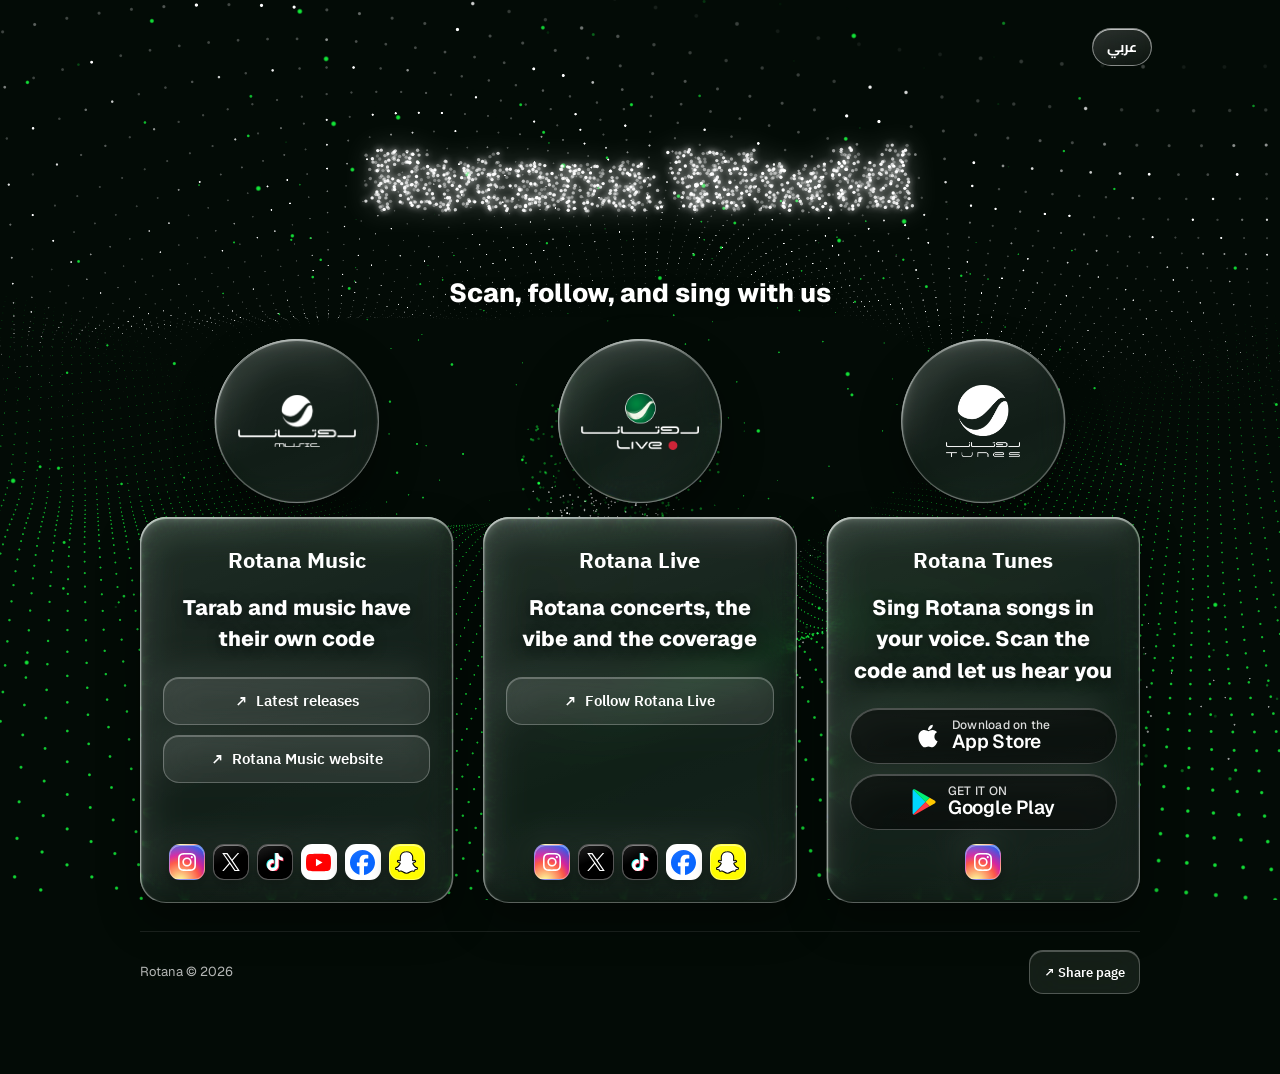
<file: preview/a/index.html>
<!doctype html>
<html lang="ar" dir="rtl" data-theme="dark">
  <head>
    <meta charset="utf-8" />
    <meta name="robots" content="noindex" />
    <meta name="viewport" content="width=device-width, initial-scale=1, viewport-fit=cover" />
    <meta name="theme-color" content="#030b06" />
    <title>عالم روتانا</title>
    <link rel="preconnect" href="https://fonts.googleapis.com" />
    <link rel="preconnect" href="https://fonts.gstatic.com" crossorigin />
    <link
      rel="stylesheet"
      href="https://fonts.googleapis.com/css2?family=IBM+Plex+Sans+Arabic:wght@400;500;600;700&family=Cairo:wght@800;900&family=Geist:wght@400;500;600&family=Geist+Mono:wght@400&display=swap"
    />
    <link rel="stylesheet" href="../../style.css" />
    <style>
      :root {
        --x-bg: #030b06;
        --x-green: #18c780;
        --x-green-hi: #14ff3d;
        --x-ink: #ffffff;
        --x-ink-2: rgba(255, 255, 255, 0.7);
        --x-font: "IBM Plex Sans Arabic", "Segoe UI", Tahoma, system-ui, sans-serif;
      }
      html, body { background: var(--x-bg); }
      body {
        color: var(--x-ink);
        font-family: var(--x-font);
        font-size: 16px;
        line-height: 1.6;
        -webkit-font-smoothing: antialiased;
        margin: 0;
      }

      /* Owner's background host (particles-bg.css) */
      .rotana-background-host,
      .rotana-particle-background {
        position: fixed;
        inset: 0;
        pointer-events: none;
        z-index: 0;
        overflow: hidden;
        background: #030b06;
      }
      .rotana-particle-background canvas {
        display: block;
        position: absolute;
        inset: 0;
        width: 100%;
        height: 100%;
      }
      /* Fallback: no WebGL or reduced motion */
      .rotana-background-host.x-fallback {
        background-color: #030b06;
        background-image: radial-gradient(rgba(255, 255, 255, 0.06) 1px, transparent 1.4px);
        background-size: 16px 16px;
      }

      #bg.rotana-background-host { position: fixed; inset: 0; z-index: 0; }
      .page {
        position: relative;
        z-index: 1;
        background: transparent;
      }
      .x-wrap {
        position: relative;
        z-index: 1;
        background: transparent;
        max-width: 1120px;
        margin: 0 auto;
        padding: 28px 18px 32px;
        font-family: var(--x-font);
      }

      /* Language toggle */
      .x-wrap { position: relative; }
      .x-lang {
        position: absolute; top: 16px; inset-inline-end: 16px; z-index: 3;
        min-width: 58px; height: 38px; padding: 0 14px; border-radius: 999px;
        border: 1px solid rgba(255,255,255,0.45);
        background: linear-gradient(160deg, rgba(255,255,255,0.16), rgba(255,255,255,0.04));
        -webkit-backdrop-filter: blur(14px); backdrop-filter: blur(14px);
        box-shadow: inset 0 1px 0 rgba(255,255,255,0.7);
        color: #fff; font: 700 14px/1 "Cairo", var(--x-font); cursor: pointer;
      }
      html[lang="en"] .x-wrap, html[lang="en"] .x-card__line, html[lang="en"] .x-head p { font-family: "Geist", "Cairo", system-ui, sans-serif; }
      html[lang="en"] .x-arrived { left: auto; right: 18px; }

      /* Header */
      .x-head { text-align: center; padding: 44px 0 28px; }
      .x-head__logo { width: 140px; height: auto; display: block; margin: 0 auto 18px; }
      .x-head h1 {
        font: 700 26px/1.3 var(--x-font);
        margin: 0 0 6px;
        color: var(--x-ink);
        letter-spacing: 0;
      }
      .x-head p { margin: 4px 0 0; color: #fff; font-family: "Cairo", var(--x-font); font-weight: 800; font-size: 22px; line-height: 1.4; text-shadow: 0 2px 12px rgba(0,0,0,.55); }
      @media (min-width: 900px) { .x-head p { font-size: 26px; } }
      /* Dot-matrix title */
      .x-dt { position: relative; width: 100%; max-width: 560px; margin: 0 auto 10px; aspect-ratio: 3.4 / 1; }
      .x-dt canvas { position: relative; display: block; width: 100%; height: 100%;
        filter: drop-shadow(0 0 3px rgba(255,255,255,.95)) drop-shadow(0 0 14px rgba(255,255,255,.45)); }
      .x-head .x-dt__text { position: absolute; inset: 0; margin: 0; display: flex; align-items: center; justify-content: center;
        font: 900 64px/1 "Cairo", var(--x-font); color: #fff; text-shadow: 0 0 18px rgba(255,255,255,.6); }
      .x-head .x-dt.is-dots .x-dt__text { color: transparent; text-shadow: none; }


      /* Cards */
      .x-cards { display: grid; grid-template-columns: 1fr; gap: 30px; }
      .x-card { position: relative; display: flex; flex-direction: column; align-items: center; gap: 14px; scroll-margin-top: 24px; text-align: center; }
      /* Shiny glass (shared) */
      .x-glass {
        position: relative; isolation: isolate; overflow: hidden;
        border: 1px solid rgba(255, 255, 255, 0.28);
        background: linear-gradient(160deg, rgba(255,255,255,0.09), rgba(255,255,255,0.03) 60%, rgba(255,255,255,0.05));
        box-shadow: inset 0 1px 0 rgba(255, 255, 255, 0.30), 0 18px 40px rgba(0, 0, 0, 0.40);
        -webkit-backdrop-filter: blur(16px) saturate(150%);
        backdrop-filter: blur(16px) saturate(150%);
      }
      .x-orb {
        width: 150px; height: 150px; border-radius: 50%;
        display: flex; align-items: center; justify-content: center; padding: 22px;
      }
      .x-orb img { max-width: 100%; max-height: 92px; width: auto; height: auto; object-fit: contain; display: block; }
      .x-panel {
        width: 100%; flex: 1; display: flex; flex-direction: column; align-items: center; gap: 14px;
        padding: 24px 22px 22px; border-radius: 26px; transition: border-color 0.3s ease;
      }
      .x-panel > * { width: 100%; }
      .x-panel > .x-arrived { width: auto; }
      @media (min-width: 900px) { .x-orb { width: 164px; height: 164px; } .x-orb img { max-height: 100px; } }
      .x-orb img.x-orb__tunes { max-width: 72%; max-height: 66px; }
      @media (min-width: 900px) { .x-orb img.x-orb__tunes { max-height: 72px; } }
      .x-card__sub {
        display: inline-flex;
        align-items: center;
        gap: 6px;
        font: 600 12px/1 var(--x-font);
        letter-spacing: 0.22em;
        color: var(--x-ink-2);
        direction: ltr;
      }
      .x-live-dot {
        width: 7px; height: 7px; border-radius: 50%;
        background: #ff3b3b;
        box-shadow: 0 0 0 3px rgba(255, 59, 59, 0.18);
      }
      .x-card h2 { font: 700 22px/1.35 var(--x-font); margin: 4px 0 0; color: var(--x-ink); }
      .x-card__line { margin: 2px 0 4px; color: #fff; font-family: "Cairo", var(--x-font); font-weight: 800; font-size: 21px; line-height: 1.5; letter-spacing: 0; text-shadow: 0 2px 12px rgba(0,0,0,.55); flex: none; }

      .x-btns { display: flex; flex-direction: column; align-items: stretch; justify-content: center; gap: 10px; margin-top: 4px; text-align: center; }
      .x-btn {
        display: flex;
        align-items: center;
        justify-content: center;
        gap: 8px;
        min-height: 48px;
        padding: 10px 16px;
        border-radius: 16px;
        border: 1px solid rgba(255, 255, 255, 0.25);
        background-color: transparent;
        background-image: linear-gradient(rgba(255, 255, 255, 0.08), rgba(255, 255, 255, 0.08));
        -webkit-backdrop-filter: blur(18px) saturate(170%);
        backdrop-filter: blur(18px) saturate(170%);
        box-shadow: inset 0 1px 0 rgba(255, 255, 255, 0.25);
        color: var(--x-ink);
        font: 600 15px/1.2 var(--x-font);
        text-decoration: none;
        transition: border-color 0.2s ease, background-color 0.2s ease;
      }
      .x-btn:hover, .x-btn:active, .x-btn:focus-visible {
        border-color: var(--x-green);
        background-color: transparent;
        background-image: linear-gradient(rgba(255, 255, 255, 0.14), rgba(255, 255, 255, 0.14));
        color: var(--x-ink);
      }
      .x-btn:focus-visible, .x-icon:focus-visible { outline: 2px solid var(--x-green-hi); outline-offset: 2px; }
      .x-btn--pick { border-color: var(--x-green); }

      /* Store badges */
      .x-store {
        direction: ltr;
        gap: 12px;
        min-height: 56px;
        padding: 8px 22px;
        border-radius: 999px;
        border: 1px solid rgba(255, 255, 255, 0.25);
        background-color: rgba(0, 0, 0, 0.55);
        background-image: none;
        -webkit-backdrop-filter: blur(10px);
        backdrop-filter: blur(10px);
      }
      .x-store:hover, .x-store:active, .x-store:focus-visible { background-color: rgba(0, 0, 0, 0.7); background-image: none; }
      .x-store.x-btn--pick { border-color: var(--x-green); box-shadow: 0 0 0 1px var(--x-green), 0 0 18px rgba(24, 199, 128, 0.3); }
      .x-store__logo { width: 24px; height: 26px; flex: none; display: block; }
      .x-store__txt { display: flex; flex-direction: column; align-items: flex-start; text-align: left; line-height: 1.1; font-family: "Geist", system-ui, sans-serif; }
      .x-store__txt small { font-size: 12px; font-weight: 500; letter-spacing: 0.02em; color: rgba(255, 255, 255, 0.85); }
      .x-store__txt b { font-size: 19px; font-weight: 600; letter-spacing: -0.01em; color: #fff; }

      .x-icons { display: flex; flex-wrap: nowrap; justify-content: center; gap: 8px; margin-top: auto; }
      .x-icon {
        position: relative; overflow: hidden;
        flex: 0 0 42px; width: 42px; height: 42px;
        display: inline-flex; align-items: center; justify-content: center;
        border-radius: 14px;
        border: 1px solid rgba(255, 255, 255, 0.35);
        box-shadow: inset 0 1px 0 rgba(255, 255, 255, 0.45), 0 6px 16px rgba(0, 0, 0, 0.35);
        transition: transform 0.2s ease;
      }
      .x-icon::after { content: ""; position: absolute; inset: 0; pointer-events: none;
        background: linear-gradient(160deg, rgba(255,255,255,0.12), rgba(255,255,255,0) 45%); }
      .x-icon:hover, .x-icon:active { transform: translateY(-2px); }
      .x-icon svg { width: 21px; height: 21px; display: block; position: relative; }
      @media (min-width: 900px) { .x-icon { flex-basis: 36px; width: 36px; height: 36px; border-radius: 11px; } .x-icon svg { width: 18px; height: 18px; } .x-icon--yt svg, .x-icon--fb svg { width: 22px; height: 22px; } .x-icon--sc svg { width: 20px; height: 20px; } }
      .x-icon--ig { background: radial-gradient(circle at 30% 107%, #fdf497 0%, #fdf497 5%, #fd5949 45%, #d6249f 60%, #285AEB 90%); }
      .x-icon--x, .x-icon--tt { background: #000; }
      .x-icon--yt, .x-icon--fb { background: #fff; }
      .x-icon--yt svg { width: 25px; height: 25px; }
      .x-icon--fb svg { width: 25px; height: 25px; }
      .x-icon--sc { background: #FFFC00; }
      .x-icon--sc svg { width: 23px; height: 23px; }

      /* Arrived via QR */
      .x-arrived {
        position: absolute;
        top: 18px;
        left: 18px;
        padding: 4px 10px;
        border-radius: 999px;
        font: 600 12px/1.5 var(--x-font);
        color: #d9ffe9;
        background: rgba(24, 199, 128, 0.16);
        border: 1px solid rgba(24, 199, 128, 0.5);
      }
      .x-arrived[hidden] { display: none; }
      .x-card.is-arrived .x-panel { border-color: var(--x-green); animation: x-glow 2s ease-out 1; }
      @keyframes x-glow {
        0% { box-shadow: inset 0 1.5px 0 rgba(255,255,255,.85), 0 0 0 0 rgba(24,199,128,0); }
        30% { box-shadow: inset 0 1.5px 0 rgba(255,255,255,.85), 0 0 36px 4px rgba(24,199,128,.45); }
        100% { box-shadow: inset 0 1.5px 0 rgba(255,255,255,.85), 0 0 18px rgba(200,230,255,.12), 0 22px 50px rgba(0,0,0,.45); }
      }

      /* Footer */
      .x-foot {
        display: flex;
        align-items: center;
        justify-content: space-between;
        gap: 12px;
        margin-top: 28px;
        padding-top: 18px;
        border-top: 1px solid rgba(255, 255, 255, 0.1);
        color: var(--x-ink-2);
        font-size: 13px;
      }
      .x-foot p { margin: 0; }
      .x-share {
        min-height: 44px;
        padding: 8px 14px;
        border-radius: 14px;
        border: 1px solid rgba(255, 255, 255, 0.25);
        background-color: transparent;
        background-image: linear-gradient(rgba(255, 255, 255, 0.08), rgba(255, 255, 255, 0.08));
        -webkit-backdrop-filter: blur(18px) saturate(170%);
        backdrop-filter: blur(18px) saturate(170%);
        box-shadow: inset 0 1px 0 rgba(255, 255, 255, 0.25);
        color: var(--x-ink);
        font: 600 13px/1 var(--x-font);
        cursor: pointer;
        transition: border-color 0.2s ease;
      }
      .x-share:hover, .x-share:active, .x-share.is-done { border-color: var(--x-green); }
      .x-share-status {
        margin: 10px 0 0;
        text-align: center;
        color: #d9ffe9;
        font-size: 13px;
        word-break: break-all;
      }
      .x-share-status[hidden] { display: none; }

      @media (min-width: 900px) {
        .x-wrap { padding: 44px 28px 40px; }
        .x-head__logo { width: 180px; }
        .x-cards { grid-template-columns: repeat(3, 1fr); }
      }
      @media (prefers-reduced-motion: reduce) {
        .x-card.is-arrived .x-panel { animation: none; box-shadow: 0 0 28px 2px rgba(24, 199, 128, 0.35); } 
        .x-btn, .x-icon, .x-card, .x-share { transition: none; }
      }
    </style>
  </head>
  <body>
    <div id="bg" class="rotana-background-host" aria-hidden="true"></div>
    <div class="page" id="top">
      <main class="x-wrap">
        <button class="x-lang" type="button" id="lang" aria-label="Switch language">EN</button>
        <header class="x-head">
          <div class="x-dt" id="dotTitleWrap">
            <canvas id="dotTitle" aria-hidden="true"></canvas>
            <h1 class="x-dt__text">عالم روتانا</h1>
          </div>
          <p data-en="Scan, follow, and sing with us">امسح، تابع، وغنّي معانا</p>
        </header>

        <div class="x-cards">
          <section class="x-card" id="music" aria-labelledby="music-t">
            <div class="x-orb x-glass">
              <img src="../../music-logo-official.png" alt="Rotana Music" />
            </div>
            <div class="x-panel x-glass">
            <span class="x-arrived" hidden data-en="You came via the QR code">وصلت عبر الكود</span>
            <h2 id="music-t" data-en="Rotana Music">روتانا ميوزك</h2>
            <p class="x-card__line" data-en="Tarab and music have their own code">الطرب والموسيقى لهم كود</p>
            <div class="x-btns">
              <a class="x-btn" href="https://music.rotanamusic.com/music-releases" target="_blank" rel="noopener"><span aria-hidden="true">↗</span> <span data-en="Latest releases">تابع أحدث الإصدارات</span></a>
              <a class="x-btn" href="https://rotanamusic.com/" target="_blank" rel="noopener"><span aria-hidden="true">↗</span> <span data-en="Rotana Music website">موقع روتانا ميوزك</span></a>
            </div>
            <div class="x-icons">
              <a class="x-icon x-icon--ig" href="https://www.instagram.com/rotanamusic/" target="_blank" rel="noopener" aria-label="Instagram"><svg viewBox="0 0 24 24"><path fill="#fff" d="M7.0301.084c-1.2768.0602-2.1487.264-2.911.5634-.7888.3075-1.4575.72-2.1228 1.3877-.6652.6677-1.075 1.3368-1.3802 2.127-.2954.7638-.4956 1.6365-.552 2.914-.0564 1.2775-.0689 1.6882-.0626 4.947.0062 3.2586.0206 3.6671.0825 4.9473.061 1.2765.264 2.1482.5635 2.9107.308.7889.72 1.4573 1.388 2.1228.6679.6655 1.3365 1.0743 2.1285 1.38.7632.295 1.6361.4961 2.9134.552 1.2773.056 1.6884.069 4.9462.0627 3.2578-.0062 3.668-.0207 4.9478-.0814 1.28-.0607 2.147-.2652 2.9098-.5633.7889-.3086 1.4578-.72 2.1228-1.3881.665-.6682 1.0745-1.3378 1.3795-2.1284.2957-.7632.4966-1.636.552-2.9124.056-1.2809.0692-1.6898.063-4.948-.0063-3.2583-.021-3.6668-.0817-4.9465-.0607-1.2797-.264-2.1487-.5633-2.9117-.3084-.7889-.72-1.4568-1.3876-2.1228C21.2982 1.33 20.628.9208 19.8378.6165 19.074.321 18.2017.1197 16.9244.0645 15.6471.0093 15.236-.005 11.977.0014 8.718.0076 8.31.0215 7.0301.0839m.1402 21.6932c-1.17-.0509-1.8053-.2453-2.2287-.408-.5606-.216-.96-.4771-1.3819-.895-.422-.4178-.6811-.8186-.9-1.378-.1644-.4234-.3624-1.058-.4171-2.228-.0595-1.2645-.072-1.6442-.079-4.848-.007-3.2037.0053-3.583.0607-4.848.05-1.169.2456-1.805.408-2.2282.216-.5613.4762-.96.895-1.3816.4188-.4217.8184-.6814 1.3783-.9003.423-.1651 1.0575-.3614 2.227-.4171 1.2655-.06 1.6447-.072 4.848-.079 3.2033-.007 3.5835.005 4.8495.0608 1.169.0508 1.8053.2445 2.228.408.5608.216.96.4754 1.3816.895.4217.4194.6816.8176.9005 1.3787.1653.4217.3617 1.056.4169 2.2263.0602 1.2655.0739 1.645.0796 4.848.0058 3.203-.0055 3.5834-.061 4.848-.051 1.17-.245 1.8055-.408 2.2294-.216.5604-.4763.96-.8954 1.3814-.419.4215-.8181.6811-1.3783.9-.4224.1649-1.0577.3617-2.2262.4174-1.2656.0595-1.6448.072-4.8493.079-3.2045.007-3.5825-.006-4.848-.0608M16.953 5.5864A1.44 1.44 0 1 0 18.39 4.144a1.44 1.44 0 0 0-1.437 1.4424M5.8385 12.012c.0067 3.4032 2.7706 6.1557 6.173 6.1493 3.4026-.0065 6.157-2.7701 6.1506-6.1733-.0065-3.4032-2.771-6.1565-6.174-6.1498-3.403.0067-6.156 2.771-6.1496 6.1738M8 12.0077a4 4 0 1 1 4.008 3.9921A3.9996 3.9996 0 0 1 8 12.0077"/></svg></a>
              <a class="x-icon x-icon--x" href="https://x.com/RotanaMusic" target="_blank" rel="noopener" aria-label="X"><svg viewBox="0 0 24 24"><path fill="#fff" d="M14.234 10.162 22.977 0h-2.072l-7.591 8.824L7.251 0H.258l9.168 13.343L.258 24H2.33l8.016-9.318L16.749 24h6.993zm-2.837 3.299-.929-1.329L3.076 1.56h3.182l5.965 8.532.929 1.329 7.754 11.09h-3.182z"/></svg></a>
              <a class="x-icon x-icon--tt" href="https://www.tiktok.com/@rotanamusic" target="_blank" rel="noopener" aria-label="TikTok"><svg viewBox="0 0 24 24"><path fill="#25F4EE" transform="translate(-1 -1)" d="M12.525.02c1.31-.02 2.61-.01 3.91-.02.08 1.53.63 3.09 1.75 4.17 1.12 1.11 2.7 1.62 4.24 1.79v4.03c-1.44-.05-2.89-.35-4.2-.97-.57-.26-1.1-.59-1.62-.93-.01 2.92.01 5.84-.02 8.75-.08 1.4-.54 2.79-1.35 3.94-1.31 1.92-3.58 3.17-5.91 3.21-1.43.08-2.86-.31-4.08-1.03-2.02-1.19-3.44-3.37-3.65-5.71-.02-.5-.03-1-.01-1.49.18-1.9 1.12-3.72 2.58-4.96 1.66-1.44 3.98-2.13 6.15-1.72.02 1.48-.04 2.96-.04 4.44-.99-.32-2.15-.23-3.02.37-.63.41-1.11 1.04-1.36 1.75-.21.51-.15 1.07-.14 1.61.24 1.64 1.82 3.02 3.5 2.87 1.12-.01 2.19-.66 2.77-1.61.19-.33.4-.67.41-1.06.1-1.79.06-3.57.07-5.36.01-4.03-.01-8.05.02-12.07z"/><path fill="#FE2C55" transform="translate(1 1)" d="M12.525.02c1.31-.02 2.61-.01 3.91-.02.08 1.53.63 3.09 1.75 4.17 1.12 1.11 2.7 1.62 4.24 1.79v4.03c-1.44-.05-2.89-.35-4.2-.97-.57-.26-1.1-.59-1.62-.93-.01 2.92.01 5.84-.02 8.75-.08 1.4-.54 2.79-1.35 3.94-1.31 1.92-3.58 3.17-5.91 3.21-1.43.08-2.86-.31-4.08-1.03-2.02-1.19-3.44-3.37-3.65-5.71-.02-.5-.03-1-.01-1.49.18-1.9 1.12-3.72 2.58-4.96 1.66-1.44 3.98-2.13 6.15-1.72.02 1.48-.04 2.96-.04 4.44-.99-.32-2.15-.23-3.02.37-.63.41-1.11 1.04-1.36 1.75-.21.51-.15 1.07-.14 1.61.24 1.64 1.82 3.02 3.5 2.87 1.12-.01 2.19-.66 2.77-1.61.19-.33.4-.67.41-1.06.1-1.79.06-3.57.07-5.36.01-4.03-.01-8.05.02-12.07z"/><path fill="#fff" d="M12.525.02c1.31-.02 2.61-.01 3.91-.02.08 1.53.63 3.09 1.75 4.17 1.12 1.11 2.7 1.62 4.24 1.79v4.03c-1.44-.05-2.89-.35-4.2-.97-.57-.26-1.1-.59-1.62-.93-.01 2.92.01 5.84-.02 8.75-.08 1.4-.54 2.79-1.35 3.94-1.31 1.92-3.58 3.17-5.91 3.21-1.43.08-2.86-.31-4.08-1.03-2.02-1.19-3.44-3.37-3.65-5.71-.02-.5-.03-1-.01-1.49.18-1.9 1.12-3.72 2.58-4.96 1.66-1.44 3.98-2.13 6.15-1.72.02 1.48-.04 2.96-.04 4.44-.99-.32-2.15-.23-3.02.37-.63.41-1.11 1.04-1.36 1.75-.21.51-.15 1.07-.14 1.61.24 1.64 1.82 3.02 3.5 2.87 1.12-.01 2.19-.66 2.77-1.61.19-.33.4-.67.41-1.06.1-1.79.06-3.57.07-5.36.01-4.03-.01-8.05.02-12.07z"/></svg></a>
              <a class="x-icon x-icon--yt" href="https://www.youtube.com/@rotanamusic" target="_blank" rel="noopener" aria-label="YouTube"><svg viewBox="0 0 24 24"><path fill="#FF0000" d="M23.498 6.186a3.016 3.016 0 0 0-2.122-2.136C19.505 3.545 12 3.545 12 3.545s-7.505 0-9.377.505A3.017 3.017 0 0 0 .502 6.186C0 8.07 0 12 0 12s0 3.93.502 5.814a3.016 3.016 0 0 0 2.122 2.136c1.871.505 9.376.505 9.376.505s7.505 0 9.377-.505a3.015 3.015 0 0 0 2.122-2.136C24 15.93 24 12 24 12s0-3.93-.502-5.814z"/><path fill="#fff" d="M9.545 15.568V8.432L15.818 12l-6.273 3.568z"/></svg></a>
              <a class="x-icon x-icon--fb" href="https://www.facebook.com/rotanamusic" target="_blank" rel="noopener" aria-label="Facebook"><svg viewBox="0 0 24 24"><path fill="#0866FF" d="M9.101 23.691v-7.98H6.627v-3.667h2.474v-1.58c0-4.085 1.848-5.978 5.858-5.978.401 0 .955.042 1.468.103a8.68 8.68 0 0 1 1.141.195v3.325a8.623 8.623 0 0 0-.653-.036 26.805 26.805 0 0 0-.733-.009c-.707 0-1.259.096-1.675.309a1.686 1.686 0 0 0-.679.622c-.258.42-.374.995-.374 1.752v1.297h3.919l-.386 2.103-.287 1.564h-3.246v8.245C19.396 23.238 24 18.179 24 12.044c0-6.627-5.373-12-12-12s-12 5.373-12 12c0 5.628 3.874 10.35 9.101 11.647Z"/></svg></a>
              <a class="x-icon x-icon--sc" href="https://www.snapchat.com/@rotanamusic" target="_blank" rel="noopener" aria-label="Snapchat"><svg viewBox="0 0 24 24"><path fill="#fff" stroke="#000" stroke-width="1.1" stroke-linejoin="round" d="M12.206.793c.99 0 4.347.276 5.93 3.821.529 1.193.403 3.219.299 4.847l-.003.06c-.012.18-.022.345-.03.51.075.045.203.09.401.09.3-.016.659-.12 1.033-.301.165-.088.344-.104.464-.104.182 0 .359.029.509.09.45.149.734.479.734.838.015.449-.39.839-1.213 1.168-.089.029-.209.075-.344.119-.45.135-1.139.36-1.333.81-.09.224-.061.524.12.868l.015.015c.06.136 1.526 3.475 4.791 4.014.255.044.435.27.42.509 0 .075-.015.149-.045.225-.24.569-1.273.988-3.146 1.271-.059.091-.12.375-.164.57-.029.179-.074.36-.134.553-.076.271-.27.405-.555.405h-.03c-.135 0-.313-.031-.538-.074-.36-.075-.765-.135-1.273-.135-.3 0-.599.015-.913.074-.6.104-1.123.464-1.723.884-.853.599-1.826 1.288-3.294 1.288-.06 0-.119-.015-.18-.015h-.149c-1.468 0-2.427-.675-3.279-1.288-.599-.42-1.107-.779-1.707-.884-.314-.045-.629-.074-.928-.074-.54 0-.958.089-1.272.149-.211.043-.391.074-.54.074-.374 0-.523-.224-.583-.42-.061-.192-.09-.389-.135-.567-.046-.181-.105-.494-.166-.57-1.918-.222-2.95-.642-3.189-1.226-.031-.063-.052-.15-.055-.225-.015-.243.165-.465.42-.509 3.264-.54 4.73-3.879 4.791-4.02l.016-.029c.18-.345.224-.645.119-.869-.195-.434-.884-.658-1.332-.809-.121-.029-.24-.074-.346-.119-1.107-.435-1.257-.93-1.197-1.273.09-.479.674-.793 1.168-.793.146 0 .27.029.383.074.42.194.789.3 1.104.3.234 0 .384-.06.465-.105l-.046-.569c-.098-1.626-.225-3.651.307-4.837C7.392 1.077 10.739.807 11.727.807l.419-.015h.06z"/></svg></a>
            </div>
            </div>
          </section>

          <section class="x-card" id="live" aria-labelledby="live-t">
            <div class="x-orb x-glass">
              <img src="../../live-logo-white.png" alt="Rotana Live" />
            </div>
            <div class="x-panel x-glass">
            <span class="x-arrived" hidden data-en="You came via the QR code">وصلت عبر الكود</span>
            <h2 id="live-t" data-en="Rotana Live">روتانا لايف</h2>
            <p class="x-card__line" data-en="Rotana concerts, the vibe and the coverage">حفلات روتانا وأجواءها وتغطياتها</p>
            <div class="x-btns">
              <a class="x-btn" href="https://www.instagram.com/rotanalive/" target="_blank" rel="noopener"><span aria-hidden="true">↗</span> <span data-en="Follow Rotana Live">تابع روتانا لايف</span></a>
            </div>
            <div class="x-icons">
              <a class="x-icon x-icon--ig" href="https://www.instagram.com/rotanalive/" target="_blank" rel="noopener" aria-label="Instagram"><svg viewBox="0 0 24 24"><path fill="#fff" d="M7.0301.084c-1.2768.0602-2.1487.264-2.911.5634-.7888.3075-1.4575.72-2.1228 1.3877-.6652.6677-1.075 1.3368-1.3802 2.127-.2954.7638-.4956 1.6365-.552 2.914-.0564 1.2775-.0689 1.6882-.0626 4.947.0062 3.2586.0206 3.6671.0825 4.9473.061 1.2765.264 2.1482.5635 2.9107.308.7889.72 1.4573 1.388 2.1228.6679.6655 1.3365 1.0743 2.1285 1.38.7632.295 1.6361.4961 2.9134.552 1.2773.056 1.6884.069 4.9462.0627 3.2578-.0062 3.668-.0207 4.9478-.0814 1.28-.0607 2.147-.2652 2.9098-.5633.7889-.3086 1.4578-.72 2.1228-1.3881.665-.6682 1.0745-1.3378 1.3795-2.1284.2957-.7632.4966-1.636.552-2.9124.056-1.2809.0692-1.6898.063-4.948-.0063-3.2583-.021-3.6668-.0817-4.9465-.0607-1.2797-.264-2.1487-.5633-2.9117-.3084-.7889-.72-1.4568-1.3876-2.1228C21.2982 1.33 20.628.9208 19.8378.6165 19.074.321 18.2017.1197 16.9244.0645 15.6471.0093 15.236-.005 11.977.0014 8.718.0076 8.31.0215 7.0301.0839m.1402 21.6932c-1.17-.0509-1.8053-.2453-2.2287-.408-.5606-.216-.96-.4771-1.3819-.895-.422-.4178-.6811-.8186-.9-1.378-.1644-.4234-.3624-1.058-.4171-2.228-.0595-1.2645-.072-1.6442-.079-4.848-.007-3.2037.0053-3.583.0607-4.848.05-1.169.2456-1.805.408-2.2282.216-.5613.4762-.96.895-1.3816.4188-.4217.8184-.6814 1.3783-.9003.423-.1651 1.0575-.3614 2.227-.4171 1.2655-.06 1.6447-.072 4.848-.079 3.2033-.007 3.5835.005 4.8495.0608 1.169.0508 1.8053.2445 2.228.408.5608.216.96.4754 1.3816.895.4217.4194.6816.8176.9005 1.3787.1653.4217.3617 1.056.4169 2.2263.0602 1.2655.0739 1.645.0796 4.848.0058 3.203-.0055 3.5834-.061 4.848-.051 1.17-.245 1.8055-.408 2.2294-.216.5604-.4763.96-.8954 1.3814-.419.4215-.8181.6811-1.3783.9-.4224.1649-1.0577.3617-2.2262.4174-1.2656.0595-1.6448.072-4.8493.079-3.2045.007-3.5825-.006-4.848-.0608M16.953 5.5864A1.44 1.44 0 1 0 18.39 4.144a1.44 1.44 0 0 0-1.437 1.4424M5.8385 12.012c.0067 3.4032 2.7706 6.1557 6.173 6.1493 3.4026-.0065 6.157-2.7701 6.1506-6.1733-.0065-3.4032-2.771-6.1565-6.174-6.1498-3.403.0067-6.156 2.771-6.1496 6.1738M8 12.0077a4 4 0 1 1 4.008 3.9921A3.9996 3.9996 0 0 1 8 12.0077"/></svg></a>
              <a class="x-icon x-icon--x" href="https://x.com/RotanaLive" target="_blank" rel="noopener" aria-label="X"><svg viewBox="0 0 24 24"><path fill="#fff" d="M14.234 10.162 22.977 0h-2.072l-7.591 8.824L7.251 0H.258l9.168 13.343L.258 24H2.33l8.016-9.318L16.749 24h6.993zm-2.837 3.299-.929-1.329L3.076 1.56h3.182l5.965 8.532.929 1.329 7.754 11.09h-3.182z"/></svg></a>
              <a class="x-icon x-icon--tt" href="https://www.tiktok.com/@rotanalive" target="_blank" rel="noopener" aria-label="TikTok"><svg viewBox="0 0 24 24"><path fill="#25F4EE" transform="translate(-1 -1)" d="M12.525.02c1.31-.02 2.61-.01 3.91-.02.08 1.53.63 3.09 1.75 4.17 1.12 1.11 2.7 1.62 4.24 1.79v4.03c-1.44-.05-2.89-.35-4.2-.97-.57-.26-1.1-.59-1.62-.93-.01 2.92.01 5.84-.02 8.75-.08 1.4-.54 2.79-1.35 3.94-1.31 1.92-3.58 3.17-5.91 3.21-1.43.08-2.86-.31-4.08-1.03-2.02-1.19-3.44-3.37-3.65-5.71-.02-.5-.03-1-.01-1.49.18-1.9 1.12-3.72 2.58-4.96 1.66-1.44 3.98-2.13 6.15-1.72.02 1.48-.04 2.96-.04 4.44-.99-.32-2.15-.23-3.02.37-.63.41-1.11 1.04-1.36 1.75-.21.51-.15 1.07-.14 1.61.24 1.64 1.82 3.02 3.5 2.87 1.12-.01 2.19-.66 2.77-1.61.19-.33.4-.67.41-1.06.1-1.79.06-3.57.07-5.36.01-4.03-.01-8.05.02-12.07z"/><path fill="#FE2C55" transform="translate(1 1)" d="M12.525.02c1.31-.02 2.61-.01 3.91-.02.08 1.53.63 3.09 1.75 4.17 1.12 1.11 2.7 1.62 4.24 1.79v4.03c-1.44-.05-2.89-.35-4.2-.97-.57-.26-1.1-.59-1.62-.93-.01 2.92.01 5.84-.02 8.75-.08 1.4-.54 2.79-1.35 3.94-1.31 1.92-3.58 3.17-5.91 3.21-1.43.08-2.86-.31-4.08-1.03-2.02-1.19-3.44-3.37-3.65-5.71-.02-.5-.03-1-.01-1.49.18-1.9 1.12-3.72 2.58-4.96 1.66-1.44 3.98-2.13 6.15-1.72.02 1.48-.04 2.96-.04 4.44-.99-.32-2.15-.23-3.02.37-.63.41-1.11 1.04-1.36 1.75-.21.51-.15 1.07-.14 1.61.24 1.64 1.82 3.02 3.5 2.87 1.12-.01 2.19-.66 2.77-1.61.19-.33.4-.67.41-1.06.1-1.79.06-3.57.07-5.36.01-4.03-.01-8.05.02-12.07z"/><path fill="#fff" d="M12.525.02c1.31-.02 2.61-.01 3.91-.02.08 1.53.63 3.09 1.75 4.17 1.12 1.11 2.7 1.62 4.24 1.79v4.03c-1.44-.05-2.89-.35-4.2-.97-.57-.26-1.1-.59-1.62-.93-.01 2.92.01 5.84-.02 8.75-.08 1.4-.54 2.79-1.35 3.94-1.31 1.92-3.58 3.17-5.91 3.21-1.43.08-2.86-.31-4.08-1.03-2.02-1.19-3.44-3.37-3.65-5.71-.02-.5-.03-1-.01-1.49.18-1.9 1.12-3.72 2.58-4.96 1.66-1.44 3.98-2.13 6.15-1.72.02 1.48-.04 2.96-.04 4.44-.99-.32-2.15-.23-3.02.37-.63.41-1.11 1.04-1.36 1.75-.21.51-.15 1.07-.14 1.61.24 1.64 1.82 3.02 3.5 2.87 1.12-.01 2.19-.66 2.77-1.61.19-.33.4-.67.41-1.06.1-1.79.06-3.57.07-5.36.01-4.03-.01-8.05.02-12.07z"/></svg></a>
              <a class="x-icon x-icon--fb" href="https://www.facebook.com/rotanalive" target="_blank" rel="noopener" aria-label="Facebook"><svg viewBox="0 0 24 24"><path fill="#0866FF" d="M9.101 23.691v-7.98H6.627v-3.667h2.474v-1.58c0-4.085 1.848-5.978 5.858-5.978.401 0 .955.042 1.468.103a8.68 8.68 0 0 1 1.141.195v3.325a8.623 8.623 0 0 0-.653-.036 26.805 26.805 0 0 0-.733-.009c-.707 0-1.259.096-1.675.309a1.686 1.686 0 0 0-.679.622c-.258.42-.374.995-.374 1.752v1.297h3.919l-.386 2.103-.287 1.564h-3.246v8.245C19.396 23.238 24 18.179 24 12.044c0-6.627-5.373-12-12-12s-12 5.373-12 12c0 5.628 3.874 10.35 9.101 11.647Z"/></svg></a>
              <a class="x-icon x-icon--sc" href="https://www.snapchat.com/add/rotanalive" target="_blank" rel="noopener" aria-label="Snapchat"><svg viewBox="0 0 24 24"><path fill="#fff" stroke="#000" stroke-width="1.1" stroke-linejoin="round" d="M12.206.793c.99 0 4.347.276 5.93 3.821.529 1.193.403 3.219.299 4.847l-.003.06c-.012.18-.022.345-.03.51.075.045.203.09.401.09.3-.016.659-.12 1.033-.301.165-.088.344-.104.464-.104.182 0 .359.029.509.09.45.149.734.479.734.838.015.449-.39.839-1.213 1.168-.089.029-.209.075-.344.119-.45.135-1.139.36-1.333.81-.09.224-.061.524.12.868l.015.015c.06.136 1.526 3.475 4.791 4.014.255.044.435.27.42.509 0 .075-.015.149-.045.225-.24.569-1.273.988-3.146 1.271-.059.091-.12.375-.164.57-.029.179-.074.36-.134.553-.076.271-.27.405-.555.405h-.03c-.135 0-.313-.031-.538-.074-.36-.075-.765-.135-1.273-.135-.3 0-.599.015-.913.074-.6.104-1.123.464-1.723.884-.853.599-1.826 1.288-3.294 1.288-.06 0-.119-.015-.18-.015h-.149c-1.468 0-2.427-.675-3.279-1.288-.599-.42-1.107-.779-1.707-.884-.314-.045-.629-.074-.928-.074-.54 0-.958.089-1.272.149-.211.043-.391.074-.54.074-.374 0-.523-.224-.583-.42-.061-.192-.09-.389-.135-.567-.046-.181-.105-.494-.166-.57-1.918-.222-2.95-.642-3.189-1.226-.031-.063-.052-.15-.055-.225-.015-.243.165-.465.42-.509 3.264-.54 4.73-3.879 4.791-4.02l.016-.029c.18-.345.224-.645.119-.869-.195-.434-.884-.658-1.332-.809-.121-.029-.24-.074-.346-.119-1.107-.435-1.257-.93-1.197-1.273.09-.479.674-.793 1.168-.793.146 0 .27.029.383.074.42.194.789.3 1.104.3.234 0 .384-.06.465-.105l-.046-.569c-.098-1.626-.225-3.651.307-4.837C7.392 1.077 10.739.807 11.727.807l.419-.015h.06z"/></svg></a>
            </div>
            </div>
          </section>

          <section class="x-card" id="tunes" aria-labelledby="tunes-t">
            <div class="x-orb x-glass">
              <img class="x-orb__tunes" src="../../tunes-logo-white.png" alt="Rotana Tunes" />
            </div>
            <div class="x-panel x-glass">
            <span class="x-arrived" hidden data-en="You came via the QR code">وصلت عبر الكود</span>
            <h2 id="tunes-t" data-en="Rotana Tunes">روتانا تيونز</h2>
            <p class="x-card__line" data-en="Sing Rotana songs in your voice. Scan the code and let us hear you">أغاني روتانا بصوتك، امسح الكود وسمّعنا</p>
            <div class="x-btns" id="stores">
              <a class="x-btn x-store" data-store="ios" href="https://apps.apple.com/sa/app/rotana-tunes/id6760004818" target="_blank" rel="noopener" aria-label="Download on the App Store"><svg class="x-store__logo" viewBox="0 0 384 512" aria-hidden="true"><path fill="#ffffff" d="M318.7 268.7c-.2-36.7 16.4-64.4 50-84.8-18.8-26.9-47.2-41.7-84.7-44.6-35.5-2.8-74.3 20.7-88.5 20.7-15 0-49.4-19.7-76.4-19.7C63.3 141.2 4 184.8 4 273.5q0 39.3 14.4 81.2c12.8 36.7 59 126.7 107.2 125.2 25.2-.6 43-17.9 75.8-17.9 31.8 0 48.3 17.9 76.4 17.9 48.6-.7 90.4-82.5 102.6-119.3-65.2-30.7-61.7-90-61.7-91.9zm-56.6-164.2c27.3-32.4 24.8-61.9 24-72.5-24.1 1.4-52 16.4-67.9 34.9-17.5 19.8-27.8 44.3-25.6 71.9 26.1 2 49.9-11.4 69.5-34.3z"/></svg><span class="x-store__txt"><small>Download on the</small><b>App Store</b></span></a>
              <a class="x-btn x-store" data-store="android" href="https://play.google.com/store/apps/details?id=rotana.tunes" target="_blank" rel="noopener" aria-label="Get it on Google Play"><svg class="x-store__logo" viewBox="0 0 24 26" aria-hidden="true"><path fill="#00D7FE" d="M1.1.6C.8.9.6 1.4.6 2v22c0 .6.2 1.1.5 1.4l.1.1L13.5 13.2V12.8L1.2.5z"/><path fill="#FFC900" d="M17.6 17.3l-4.1-4.1v-.4l4.1-4.1.1.1 4.9 2.8c1.4.8 1.4 2.1 0 2.9l-4.9 2.8z"/><path fill="#FF3A44" d="M17.7 17.2L13.5 13 1.1 25.4c.5.5 1.2.5 2.1.1l14.5-8.3"/><path fill="#00F076" d="M17.7 8.8L3.2.5C2.3 0 1.6.1 1.1.6L13.5 13z"/></svg><span class="x-store__txt"><small>GET IT ON</small><b>Google Play</b></span></a>
            </div>
            <div class="x-icons">
              <a class="x-icon x-icon--ig" href="https://www.instagram.com/rotanatunes/" target="_blank" rel="noopener" aria-label="Instagram"><svg viewBox="0 0 24 24"><path fill="#fff" d="M7.0301.084c-1.2768.0602-2.1487.264-2.911.5634-.7888.3075-1.4575.72-2.1228 1.3877-.6652.6677-1.075 1.3368-1.3802 2.127-.2954.7638-.4956 1.6365-.552 2.914-.0564 1.2775-.0689 1.6882-.0626 4.947.0062 3.2586.0206 3.6671.0825 4.9473.061 1.2765.264 2.1482.5635 2.9107.308.7889.72 1.4573 1.388 2.1228.6679.6655 1.3365 1.0743 2.1285 1.38.7632.295 1.6361.4961 2.9134.552 1.2773.056 1.6884.069 4.9462.0627 3.2578-.0062 3.668-.0207 4.9478-.0814 1.28-.0607 2.147-.2652 2.9098-.5633.7889-.3086 1.4578-.72 2.1228-1.3881.665-.6682 1.0745-1.3378 1.3795-2.1284.2957-.7632.4966-1.636.552-2.9124.056-1.2809.0692-1.6898.063-4.948-.0063-3.2583-.021-3.6668-.0817-4.9465-.0607-1.2797-.264-2.1487-.5633-2.9117-.3084-.7889-.72-1.4568-1.3876-2.1228C21.2982 1.33 20.628.9208 19.8378.6165 19.074.321 18.2017.1197 16.9244.0645 15.6471.0093 15.236-.005 11.977.0014 8.718.0076 8.31.0215 7.0301.0839m.1402 21.6932c-1.17-.0509-1.8053-.2453-2.2287-.408-.5606-.216-.96-.4771-1.3819-.895-.422-.4178-.6811-.8186-.9-1.378-.1644-.4234-.3624-1.058-.4171-2.228-.0595-1.2645-.072-1.6442-.079-4.848-.007-3.2037.0053-3.583.0607-4.848.05-1.169.2456-1.805.408-2.2282.216-.5613.4762-.96.895-1.3816.4188-.4217.8184-.6814 1.3783-.9003.423-.1651 1.0575-.3614 2.227-.4171 1.2655-.06 1.6447-.072 4.848-.079 3.2033-.007 3.5835.005 4.8495.0608 1.169.0508 1.8053.2445 2.228.408.5608.216.96.4754 1.3816.895.4217.4194.6816.8176.9005 1.3787.1653.4217.3617 1.056.4169 2.2263.0602 1.2655.0739 1.645.0796 4.848.0058 3.203-.0055 3.5834-.061 4.848-.051 1.17-.245 1.8055-.408 2.2294-.216.5604-.4763.96-.8954 1.3814-.419.4215-.8181.6811-1.3783.9-.4224.1649-1.0577.3617-2.2262.4174-1.2656.0595-1.6448.072-4.8493.079-3.2045.007-3.5825-.006-4.848-.0608M16.953 5.5864A1.44 1.44 0 1 0 18.39 4.144a1.44 1.44 0 0 0-1.437 1.4424M5.8385 12.012c.0067 3.4032 2.7706 6.1557 6.173 6.1493 3.4026-.0065 6.157-2.7701 6.1506-6.1733-.0065-3.4032-2.771-6.1565-6.174-6.1498-3.403.0067-6.156 2.771-6.1496 6.1738M8 12.0077a4 4 0 1 1 4.008 3.9921A3.9996 3.9996 0 0 1 8 12.0077"/></svg></a>
            </div>
            </div>
          </section>
        </div>

        <footer class="x-foot">
          <p data-en="Rotana © 2026">روتانا © 2026</p>
          <button class="x-share" type="button" id="share" data-en="↗ Share page">↗ شارك الصفحة</button>
        </footer>
        <p class="x-share-status" id="share-status" role="status" aria-live="polite" hidden></p>
      </main>
    </div>
    <script>
    (function () {
      var html = document.documentElement, btn = document.getElementById("lang");
      var els = Array.prototype.slice.call(document.querySelectorAll("[data-en]"));
      els.forEach(function (el) { el.setAttribute("data-ar", el.textContent); });
      function apply(lang, rebuild) {
        var en = lang === "en";
        html.lang = en ? "en" : "ar"; html.dir = en ? "ltr" : "rtl";
        els.forEach(function (el) { el.textContent = el.getAttribute(en ? "data-en" : "data-ar"); });
        document.title = en ? "Rotana World" : "عالم روتانا";
        var h1 = document.querySelector(".x-dt__text"); if (h1) h1.textContent = en ? "Rotana World" : "عالم روتانا";
        btn.textContent = en ? "عربي" : "EN";
        if (rebuild && window.__dtSet) window.__dtSet(en ? "Rotana World" : "عالم روتانا");
      }
      var saved = null; try { saved = localStorage.getItem("rw-lang"); } catch (e) {}
      var first = saved || ((navigator.language || "ar").toLowerCase().indexOf("ar") === 0 ? "ar" : "en");
      if (first === "en") apply("en", false);
      btn.addEventListener("click", function () {
        var next = html.lang === "en" ? "ar" : "en";
        try { localStorage.setItem("rw-lang", next); } catch (e) {}
        apply(next, true);
      });
      window.__rwEn = function () { return html.lang === "en"; };
    })();
    </script>
    <script src="../../app.js"></script>
    <script src="../../rotana-particles.js"></script>
    <script>
      (function () {
        var host = document.getElementById("bg");
        var reduced = window.matchMedia && matchMedia("(prefers-reduced-motion: reduce)").matches;

        function fallback() {
          host.innerHTML = "";
          host.classList.add("x-fallback");
        }

        function mountBg() {
          if (typeof window.mountRotanaParticles !== "function") return fallback();
          try {
            var stop = window.mountRotanaParticles(host);
            var c = host.querySelector("canvas");
            var r = c && c.dataset.renderer;
            if (!c || r === "unavailable" || r === "shader-error") {
              if (typeof stop === "function") stop();
              fallback();
            }
          } catch (e) {
            fallback();
          }
        }

        // Store button order by device
        function sortStores() {
          var ua = navigator.userAgent || "";
          var ios = /iPhone|iPad|iPod/i.test(ua) || (/Macintosh/.test(ua) && navigator.maxTouchPoints > 1);
          var android = /Android/i.test(ua);
          var wrap = document.getElementById("stores");
          var pick = ios ? "ios" : android ? "android" : null;
          if (!pick || !wrap) return;
          var btn = wrap.querySelector('[data-store="' + pick + '"]');
          btn.classList.add("x-btn--pick");
          wrap.insertBefore(btn, wrap.firstChild);
        }

        // QR deep links
        var ids = ["music", "live", "tunes"];
        function arrive() {
          var id = (location.hash || "").slice(1);
          if (ids.indexOf(id) < 0) return;
          var card = document.getElementById(id);
          ids.forEach(function (k) {
            var el = document.getElementById(k);
            el.classList.remove("is-arrived");
            el.querySelector(".x-arrived").hidden = true;
          });
          void card.offsetWidth;
          card.classList.add("is-arrived");
          card.querySelector(".x-arrived").hidden = false;
          card.scrollIntoView({ behavior: reduced ? "auto" : "smooth", block: "center" });
          setTimeout(function () { card.classList.remove("is-arrived"); }, 2200);
        }

        // Share
        function share() {
          var btn = document.getElementById("share");
          var url = location.href.split("#")[0];
          var EN = window.__rwEn && window.__rwEn();
          var T = EN ? { copy: "Copy the link: ", done: "Link copied ✓", copying: "Copying link…", sharing: "Sharing…", thanks: "Thanks for sharing ✓" } : { copy: "انسخ الرابط: ", done: T.done, copying: T.copying, sharing: T.sharing, thanks: T.thanks };
          var data = { title: EN ? "Rotana World" : "عالم روتانا", text: EN ? "Scan, follow, and sing with us" : "امسح، تابع، وغنّي معانا", url: url };
          var status = document.getElementById("share-status");
          function flash(msg) {
            btn.textContent = msg;
            btn.classList.add("is-done");
            status.textContent = msg === url ? T.copy + url : msg;
            status.hidden = false;
          }
          function legacyCopy() {
            var ta = document.createElement("textarea");
            ta.value = url;
            ta.setAttribute("readonly", "");
            ta.style.position = "fixed";
            ta.style.opacity = "0";
            document.body.appendChild(ta);
            ta.select();
            var ok = false;
            try { ok = document.execCommand("copy"); } catch (e) {}
            ta.remove();
            flash(ok ? T.done : url);
          }
          function copy() {
            flash(T.copying);
            if (navigator.clipboard && navigator.clipboard.writeText) {
              var settled = false;
              setTimeout(function () { if (!settled) { settled = true; legacyCopy(); } }, 800);
              navigator.clipboard.writeText(url).then(function () {
                if (!settled) { settled = true; flash(T.done); }
              }, function () { if (!settled) { settled = true; legacyCopy(); } });
            } else {
              legacyCopy();
            }
          }
          if (navigator.share) {
            flash(T.sharing);
            navigator.share(data).then(function () { flash(T.thanks); }, function (err) {
              if (!err || err.name !== "AbortError") copy();
            });
          } else {
            copy();
          }
        }

        document.addEventListener("DOMContentLoaded", function () {
          mountBg();
          sortStores();
          setTimeout(arrive, 150);
        });
        window.addEventListener("hashchange", arrive);
        document.getElementById("share").addEventListener("click", share);
      })();
    </script>
    <script>
    (function () {
      var wrap = document.getElementById("dotTitleWrap");
      var cv = document.getElementById("dotTitle");
      if (!wrap || !cv || !cv.getContext) return;
      var ctx = cv.getContext("2d");
      var TEXT = document.documentElement.lang === "en" ? "Rotana World" : "عالم روتانا";
      var dots = [], W = 0, H = 0, dpr = 1, ptr = { x: -9999, y: -9999 }, t0 = performance.now();
      var still = window.matchMedia && matchMedia("(prefers-reduced-motion: reduce)").matches;
      function build() {
        var r = wrap.getBoundingClientRect();
        W = Math.round(r.width); H = Math.round(r.height);
        if (!W || !H) return;
        dpr = Math.min(window.devicePixelRatio || 1, 2);
        cv.width = W * dpr; cv.height = H * dpr;
        var off = document.createElement("canvas"); off.width = W; off.height = H;
        var o = off.getContext("2d");
        var fs = H * 0.78;
        o.font = "900 " + fs + "px Cairo, 'IBM Plex Sans Arabic', sans-serif";
        var tw = o.measureText(TEXT).width;
        if (tw > W * 0.96) { fs = fs * (W * 0.96) / tw; o.font = "900 " + fs + "px Cairo, 'IBM Plex Sans Arabic', sans-serif"; }
        o.direction = TEXT === "Rotana World" ? "ltr" : "rtl"; o.textAlign = "center"; o.textBaseline = "middle"; o.fillStyle = "#fff";
        o.fillText(TEXT, W / 2, H * 0.56);
        var data = o.getImageData(0, 0, W, H).data;
        var step = Math.max(3, Math.round(W / 150));
        dots = [];
        for (var y = 0; y < H; y += step) for (var x = 0; x < W; x += step) {
          if (data[(y * W + x) * 4 + 3] > 140) dots.push({ x: x, y: y, ox: x + (Math.random() - .5) * W, oy: y + (Math.random() - .5) * H, px: 0, py: 0, ph: Math.random() * 6.28, s: step });
        }
        dots.forEach(function (d) { d.px = d.ox; d.py = d.oy; });
        wrap.classList.add("is-dots");
        t0 = performance.now();
      }
      function frame(now) {
        if (!W) { requestAnimationFrame(frame); return; }
        ctx.setTransform(dpr, 0, 0, dpr, 0, 0);
        ctx.clearRect(0, 0, W, H);
        var tt = (now - t0) / 1000, ease = still ? 1 : Math.min(1, tt / 1.4);
        ease = 1 - Math.pow(1 - ease, 3);
        ctx.fillStyle = "#fff";
        for (var i = 0; i < dots.length; i++) {
          var d = dots[i];
          var tx = d.x, ty = d.y;
          var dx = tx - ptr.x, dy = ty - ptr.y, dist = Math.sqrt(dx * dx + dy * dy), R = W * 0.12;
          if (dist < R) { var f = (1 - dist / R) * 14; tx += dx / (dist || 1) * f; ty += dy / (dist || 1) * f; }
          var gx = d.ox + (tx - d.ox) * ease, gy = d.oy + (ty - d.oy) * ease;
          d.px += (gx - d.px) * 0.2; d.py += (gy - d.py) * 0.2;
          var tw = still ? 1 : 0.65 + 0.35 * Math.sin(now / 520 + d.ph);
          ctx.globalAlpha = tw;
          ctx.beginPath(); ctx.arc(d.px, d.py, d.s * 0.42, 0, 6.2832); ctx.fill();
        }
        ctx.globalAlpha = 1;
        if (!still || tt < 2) requestAnimationFrame(frame);
      }
      function setP(e) { var r = cv.getBoundingClientRect(), p = e.touches ? e.touches[0] : e; ptr.x = p.clientX - r.left; ptr.y = p.clientY - r.top; }
      function clearP() { ptr.x = ptr.y = -9999; }
      wrap.addEventListener("pointermove", setP); wrap.addEventListener("pointerleave", clearP);
      wrap.addEventListener("touchmove", setP, { passive: true }); wrap.addEventListener("touchend", clearP);
      var ready = (document.fonts && document.fonts.load) ? document.fonts.load("900 60px Cairo", TEXT) : Promise.resolve();
      Promise.resolve(ready).catch(function () {}).then(function () { build(); requestAnimationFrame(frame); });
      window.__dtSet = function (t) { TEXT = t; var go = function () { build(); if (still) requestAnimationFrame(frame); }; (document.fonts && document.fonts.load ? document.fonts.load("900 60px Cairo", t) : Promise.resolve()).catch(function () {}).then(go); };
      var rt; window.addEventListener("resize", function () { clearTimeout(rt); rt = setTimeout(build, 200); });
    })();
    </script>
  </body>
</html>
</file>
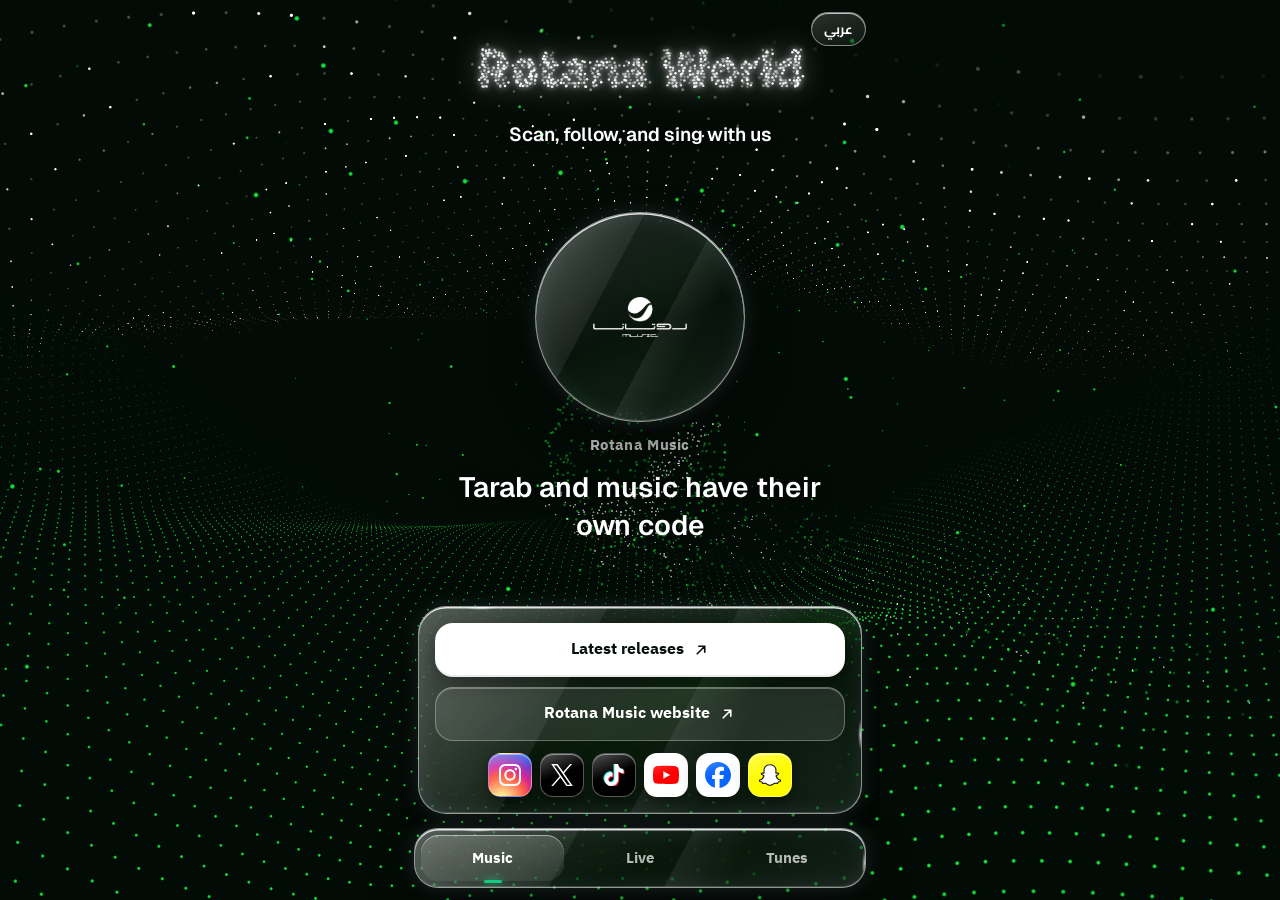
<file: preview/b/index.html>
<!doctype html>
<html lang="ar" dir="rtl">
<head>
<meta charset="utf-8" />
    <meta name="robots" content="noindex" />
<meta name="viewport" content="width=device-width, initial-scale=1, viewport-fit=cover" />
<meta name="theme-color" content="#030b06" />
<title>عالم روتانا</title>
<link rel="preconnect" href="https://fonts.googleapis.com" /><link rel="preconnect" href="https://fonts.gstatic.com" crossorigin />
<link rel="stylesheet" href="https://fonts.googleapis.com/css2?family=IBM+Plex+Sans+Arabic:wght@500;600;700&family=Cairo:wght@700;800;900&family=Geist:wght@500;600&display=swap" />
<style>
:root { --bg:#030b06; --green:#18c780; --font:"IBM Plex Sans Arabic","Segoe UI",Tahoma,system-ui,sans-serif; --safe-b: env(safe-area-inset-bottom, 0px); }
* { box-sizing: border-box; -webkit-tap-highlight-color: transparent; }
html, body { margin:0; height:100%; background:var(--bg); color:#fff; font-family:var(--font); -webkit-font-smoothing:antialiased; }
body { overflow:hidden; }
html[lang="en"] body { font-family:"Geist","Cairo",system-ui,sans-serif; }
#bg { position:fixed; inset:0; z-index:0; pointer-events:none; overflow:hidden; background:#030b06; }
#bg canvas { position:absolute; inset:0; width:100%; height:100%; display:block; }
#bg.fb { background-image: radial-gradient(rgba(255,255,255,.06) 1px, transparent 1.4px); background-size:16px 16px; }

.app { position:relative; z-index:1; height:100dvh; max-width:480px; margin:0 auto; display:flex; flex-direction:column; }
/* top */
.top { flex:none; padding: calc(env(safe-area-inset-top,0px) + 14px) 18px 4px; text-align:center; position:relative; }
.lang { position:absolute; top: calc(env(safe-area-inset-top,0px) + 12px); inset-inline-end:14px; z-index:3; height:34px; min-width:54px; padding:0 12px; border-radius:999px; border:1px solid rgba(255,255,255,.45); background:linear-gradient(160deg,rgba(255,255,255,.16),rgba(255,255,255,.04)); -webkit-backdrop-filter:blur(14px); backdrop-filter:blur(14px); box-shadow: inset 0 1px 0 rgba(255,255,255,.7); color:#fff; font:700 13px/1 "Cairo",var(--font); }
.x-dt { position:relative; width:78%; max-width:340px; margin:6px auto 0; aspect-ratio:3.4/1; }
.x-dt canvas { position:relative; display:block; width:100%; height:100%; filter: drop-shadow(0 0 3px rgba(255,255,255,.95)) drop-shadow(0 0 14px rgba(255,255,255,.45)); }
.x-dt__text { position:absolute; inset:0; margin:0; display:flex; align-items:center; justify-content:center; font:900 44px/1 "Cairo",var(--font); color:#fff; }
.x-dt.is-dots .x-dt__text { color:transparent; }
.sub { margin:2px 0 0; font:800 19px/1.4 "Cairo",var(--font); text-shadow:0 2px 12px rgba(0,0,0,.55); }
html[lang="en"] .sub { font-family:"Geist","Cairo",sans-serif; font-weight:600; }

/* slides */
.track { flex:1; min-height:0; display:flex; overflow-x:auto; overflow-y:hidden; scroll-snap-type:x mandatory; scrollbar-width:none; overscroll-behavior-x:contain; }
.track::-webkit-scrollbar { display:none; }
.slide { flex:0 0 100%; scroll-snap-align:center; scroll-snap-stop:always; display:flex; flex-direction:column; align-items:center; padding:10px 18px 14px; min-height:0; }
.slide__in { flex:1; width:100%; display:flex; flex-direction:column; align-items:center; justify-content:space-between; gap:12px; min-height:0; }
.hero { flex:1; display:flex; flex-direction:column; align-items:center; justify-content:center; gap:16px; min-height:0; text-align:center; }

/* glass */
.glass { position:relative; isolation:isolate; overflow:hidden; border:1.5px solid rgba(255,255,255,.55);
  background:linear-gradient(160deg,rgba(255,255,255,.13),rgba(255,255,255,.03) 55%,rgba(255,255,255,.08));
  box-shadow: inset 0 1.5px 0 rgba(255,255,255,.85), inset 0 -1px 0 rgba(255,255,255,.18), inset 0 0 22px rgba(190,225,255,.10), 0 0 18px rgba(200,230,255,.12), 0 22px 50px rgba(0,0,0,.45);
  -webkit-backdrop-filter: blur(16px) saturate(170%); backdrop-filter: blur(16px) saturate(170%); }
.glass::before { content:""; position:absolute; inset:0; z-index:-1; border-radius:inherit; pointer-events:none;
  background: linear-gradient(118deg, rgba(255,255,255,.22) 0%, rgba(255,255,255,.07) 34%, rgba(255,255,255,0) 34.4%, rgba(255,255,255,0) 58%, rgba(255,255,255,.07) 58.4%, rgba(255,255,255,0) 72%),
  radial-gradient(18px 3px at 14% 0%, rgba(255,255,255,.95), rgba(255,255,255,0)), radial-gradient(3px 16px at 100% 62%, rgba(255,255,255,.85), rgba(255,255,255,0)); }
.glass::after { content:""; position:absolute; top:-20%; bottom:-20%; left:-60%; width:38%; z-index:-1; pointer-events:none;
  background:linear-gradient(100deg,rgba(255,255,255,0),rgba(255,255,255,.22) 50%,rgba(255,255,255,0)); transform:skewX(-18deg); animation: sheen 6s ease-in-out infinite; }
@keyframes sheen { 0%,60% { transform:translateX(0) skewX(-18deg); } 100% { transform:translateX(520%) skewX(-18deg); } }

.orb { width:min(52vw,210px); aspect-ratio:1; border-radius:50%; display:flex; align-items:center; justify-content:center; padding:15%; flex:none; }
.orb img { max-width:100%; max-height:62%; object-fit:contain; display:block; }
.orb--tunes img { max-height:78%; }
.name { margin:0; font:700 15px/1 var(--font); letter-spacing:.02em; color:rgba(255,255,255,.75); }
.line { margin:0; font:900 clamp(24px,7.2vw,32px)/1.35 "Cairo",var(--font); text-shadow:0 2px 14px rgba(0,0,0,.6); max-width:16ch; }
html[lang="en"] .line { font-family:"Geist","Cairo",sans-serif; font-weight:600; font-size:clamp(22px,6.4vw,28px); max-width:20ch; }

/* action sheet (thumb zone) */
.sheet { width:100%; border-radius:28px; padding:16px; display:flex; flex-direction:column; gap:10px; flex:none; }
.btn { display:flex; align-items:center; justify-content:center; gap:8px; min-height:54px; padding:10px 16px; border-radius:18px; text-decoration:none; color:#06110b; background:#fff; font:700 16px/1.2 var(--font); box-shadow:0 8px 22px rgba(0,0,0,.35), inset 0 -2px 0 rgba(0,0,0,.08); }
.btn--ghost { color:#fff; background:linear-gradient(rgba(255,255,255,.10),rgba(255,255,255,.10)); border:1px solid rgba(255,255,255,.3); box-shadow: inset 0 1px 0 rgba(255,255,255,.3); }
.btn:active { transform:scale(.98); }
.b-arr { width:18px; height:18px; flex:none; }
html[lang="ar"] .b-arr { transform:scaleX(-1); }
.b-store { direction:ltr; display:flex; align-items:center; justify-content:center; gap:12px; min-height:56px; border-radius:18px; text-decoration:none; color:#fff; background:#000; border:1px solid rgba(255,255,255,.3); }
.b-store--pick { border-color:var(--green); box-shadow:0 0 0 1px var(--green),0 0 18px rgba(24,199,128,.3); }
.b-store__logo { width:24px; height:26px; flex:none; display:block; }
.b-store__txt { display:flex; flex-direction:column; align-items:flex-start; line-height:1.1; font-family:"Geist",system-ui,sans-serif; }
.b-store__txt small { font-size:12px; color:rgba(255,255,255,.85); }
.b-store__txt b { font-size:19px; font-weight:600; }
.icons { display:flex; justify-content:center; gap:8px; flex-wrap:nowrap; padding-top:2px; }
.b-icon { position:relative; overflow:hidden; width:44px; height:44px; flex:none; display:inline-flex; align-items:center; justify-content:center; border-radius:13px; border:1px solid rgba(255,255,255,.35); box-shadow: inset 0 1px 0 rgba(255,255,255,.45), 0 6px 16px rgba(0,0,0,.35); }
.b-icon::after { content:""; position:absolute; inset:0; pointer-events:none; background:linear-gradient(160deg,rgba(255,255,255,.32),rgba(255,255,255,0) 48%); }
.b-icon svg { width:22px; height:22px; position:relative; display:block; }
.b-icon--ig { background: radial-gradient(circle at 30% 107%, #fdf497 0%, #fdf497 5%, #fd5949 45%, #d6249f 60%, #285AEB 90%); }
.b-icon--x, .b-icon--tt { background:#000; }
.b-icon--yt, .b-icon--fb { background:#fff; }
.b-icon--yt svg, .b-icon--fb svg { width:26px; height:26px; }
.b-icon--sc { background:#FFFC00; }

/* bottom tabs */
.tabs { flex:none; margin:0 14px calc(var(--safe-b) + 12px); border-radius:24px; padding:6px; display:grid; grid-template-columns:repeat(3,1fr); gap:4px; }
.tab { position:relative; border:0; background:transparent; color:rgba(255,255,255,.7); border-radius:18px; padding:8px 4px 7px; display:flex; flex-direction:column; align-items:center; gap:4px; font:700 15px/1 var(--font); cursor:pointer; min-height:46px; justify-content:center; }
.tab img { height:22px; width:auto; opacity:.75; }
.tab[aria-selected="true"] { color:#fff; background:linear-gradient(rgba(255,255,255,.16),rgba(255,255,255,.08)); box-shadow: inset 0 1px 0 rgba(255,255,255,.5); }
.tab[aria-selected="true"] img { opacity:1; }
.tab[aria-selected="true"]::after { content:""; position:absolute; bottom:-2px; width:18px; height:3px; border-radius:3px; background:var(--green); box-shadow:0 0 8px var(--green); }
.hint { position:absolute; bottom: calc(var(--safe-b) + 96px); left:50%; transform:translateX(-50%); font:600 12px/1 var(--font); color:rgba(255,255,255,.6); pointer-events:none; transition:opacity .4s; white-space:nowrap; }
.hint.off { opacity:0; }
@media (max-height: 700px) { .orb { width:min(40vw,150px); } .line { font-size:22px; } .x-dt { width:62%; } .sub { font-size:16px; } .btn, .b-store { min-height:48px; } }
@media (prefers-reduced-motion: reduce) { .glass::after { display:none; } .track { scroll-behavior:auto; } }
</style>
</head>
<body>
<div id="bg" aria-hidden="true"></div>
<div class="app">
  <header class="top">
    <button class="lang" id="lang" type="button" aria-label="Switch language">EN</button>
    <div class="x-dt" id="dotTitleWrap"><canvas id="dotTitle" aria-hidden="true"></canvas><h1 class="x-dt__text">عالم روتانا</h1></div>
    <p class="sub" data-en="Scan, follow, and sing with us">امسح، تابع، وغنّي معانا</p>
  </header>

  <main class="track" id="track">
    <section class="slide" id="music" aria-label="Rotana Music">
      <div class="slide__in">
        <div class="hero">
          <div class="orb glass"><img src="../../music-logo-official.png" alt="Rotana Music" /></div>
          <p class="name" data-en="Rotana Music">روتانا ميوزك</p>
          <p class="line" data-en="Tarab and music have their own code">الطرب والموسيقى لهم كود</p>
        </div>
        <div class="sheet glass">
          <a class="btn" href="https://music.rotanamusic.com/music-releases" target="_blank" rel="noopener"><span data-en="Latest releases">تابع أحدث الإصدارات</span><svg class="b-arr" viewBox="0 0 24 24" aria-hidden="true"><path d="M7 17 17 7M9 7h8v8" fill="none" stroke="currentColor" stroke-width="2.2" stroke-linecap="round" stroke-linejoin="round"/></svg></a>
          <a class="btn btn--ghost" href="https://rotanamusic.com/" target="_blank" rel="noopener"><span data-en="Rotana Music website">موقع روتانا ميوزك</span><svg class="b-arr" viewBox="0 0 24 24" aria-hidden="true"><path d="M7 17 17 7M9 7h8v8" fill="none" stroke="currentColor" stroke-width="2.2" stroke-linecap="round" stroke-linejoin="round"/></svg></a>
          <div class="icons"><a class="b-icon b-icon--ig" href="https://www.instagram.com/rotanamusic/" target="_blank" rel="noopener" aria-label="Instagram"><svg viewBox="0 0 24 24"><path fill="#fff" d="M7.0301.084c-1.2768.0602-2.1487.264-2.911.5634-.7888.3075-1.4575.72-2.1228 1.3877-.6652.6677-1.075 1.3368-1.3802 2.127-.2954.7638-.4956 1.6365-.552 2.914-.0564 1.2775-.0689 1.6882-.0626 4.947.0062 3.2586.0206 3.6671.0825 4.9473.061 1.2765.264 2.1482.5635 2.9107.308.7889.72 1.4573 1.388 2.1228.6679.6655 1.3365 1.0743 2.1285 1.38.7632.295 1.6361.4961 2.9134.552 1.2773.056 1.6884.069 4.9462.0627 3.2578-.0062 3.668-.0207 4.9478-.0814 1.28-.0607 2.147-.2652 2.9098-.5633.7889-.3086 1.4578-.72 2.1228-1.3881.665-.6682 1.0745-1.3378 1.3795-2.1284.2957-.7632.4966-1.636.552-2.9124.056-1.2809.0692-1.6898.063-4.948-.0063-3.2583-.021-3.6668-.0817-4.9465-.0607-1.2797-.264-2.1487-.5633-2.9117-.3084-.7889-.72-1.4568-1.3876-2.1228C21.2982 1.33 20.628.9208 19.8378.6165 19.074.321 18.2017.1197 16.9244.0645 15.6471.0093 15.236-.005 11.977.0014 8.718.0076 8.31.0215 7.0301.0839m.1402 21.6932c-1.17-.0509-1.8053-.2453-2.2287-.408-.5606-.216-.96-.4771-1.3819-.895-.422-.4178-.6811-.8186-.9-1.378-.1644-.4234-.3624-1.058-.4171-2.228-.0595-1.2645-.072-1.6442-.079-4.848-.007-3.2037.0053-3.583.0607-4.848.05-1.169.2456-1.805.408-2.2282.216-.5613.4762-.96.895-1.3816.4188-.4217.8184-.6814 1.3783-.9003.423-.1651 1.0575-.3614 2.227-.4171 1.2655-.06 1.6447-.072 4.848-.079 3.2033-.007 3.5835.005 4.8495.0608 1.169.0508 1.8053.2445 2.228.408.5608.216.96.4754 1.3816.895.4217.4194.6816.8176.9005 1.3787.1653.4217.3617 1.056.4169 2.2263.0602 1.2655.0739 1.645.0796 4.848.0058 3.203-.0055 3.5834-.061 4.848-.051 1.17-.245 1.8055-.408 2.2294-.216.5604-.4763.96-.8954 1.3814-.419.4215-.8181.6811-1.3783.9-.4224.1649-1.0577.3617-2.2262.4174-1.2656.0595-1.6448.072-4.8493.079-3.2045.007-3.5825-.006-4.848-.0608M16.953 5.5864A1.44 1.44 0 1 0 18.39 4.144a1.44 1.44 0 0 0-1.437 1.4424M5.8385 12.012c.0067 3.4032 2.7706 6.1557 6.173 6.1493 3.4026-.0065 6.157-2.7701 6.1506-6.1733-.0065-3.4032-2.771-6.1565-6.174-6.1498-3.403.0067-6.156 2.771-6.1496 6.1738M8 12.0077a4 4 0 1 1 4.008 3.9921A3.9996 3.9996 0 0 1 8 12.0077"/></svg></a>
              <a class="b-icon b-icon--x" href="https://x.com/RotanaMusic" target="_blank" rel="noopener" aria-label="X"><svg viewBox="0 0 24 24"><path fill="#fff" d="M14.234 10.162 22.977 0h-2.072l-7.591 8.824L7.251 0H.258l9.168 13.343L.258 24H2.33l8.016-9.318L16.749 24h6.993zm-2.837 3.299-.929-1.329L3.076 1.56h3.182l5.965 8.532.929 1.329 7.754 11.09h-3.182z"/></svg></a>
              <a class="b-icon b-icon--tt" href="https://www.tiktok.com/@rotanamusic" target="_blank" rel="noopener" aria-label="TikTok"><svg viewBox="0 0 24 24"><path fill="#25F4EE" transform="translate(-1 -1)" d="M12.525.02c1.31-.02 2.61-.01 3.91-.02.08 1.53.63 3.09 1.75 4.17 1.12 1.11 2.7 1.62 4.24 1.79v4.03c-1.44-.05-2.89-.35-4.2-.97-.57-.26-1.1-.59-1.62-.93-.01 2.92.01 5.84-.02 8.75-.08 1.4-.54 2.79-1.35 3.94-1.31 1.92-3.58 3.17-5.91 3.21-1.43.08-2.86-.31-4.08-1.03-2.02-1.19-3.44-3.37-3.65-5.71-.02-.5-.03-1-.01-1.49.18-1.9 1.12-3.72 2.58-4.96 1.66-1.44 3.98-2.13 6.15-1.72.02 1.48-.04 2.96-.04 4.44-.99-.32-2.15-.23-3.02.37-.63.41-1.11 1.04-1.36 1.75-.21.51-.15 1.07-.14 1.61.24 1.64 1.82 3.02 3.5 2.87 1.12-.01 2.19-.66 2.77-1.61.19-.33.4-.67.41-1.06.1-1.79.06-3.57.07-5.36.01-4.03-.01-8.05.02-12.07z"/><path fill="#FE2C55" transform="translate(1 1)" d="M12.525.02c1.31-.02 2.61-.01 3.91-.02.08 1.53.63 3.09 1.75 4.17 1.12 1.11 2.7 1.62 4.24 1.79v4.03c-1.44-.05-2.89-.35-4.2-.97-.57-.26-1.1-.59-1.62-.93-.01 2.92.01 5.84-.02 8.75-.08 1.4-.54 2.79-1.35 3.94-1.31 1.92-3.58 3.17-5.91 3.21-1.43.08-2.86-.31-4.08-1.03-2.02-1.19-3.44-3.37-3.65-5.71-.02-.5-.03-1-.01-1.49.18-1.9 1.12-3.72 2.58-4.96 1.66-1.44 3.98-2.13 6.15-1.72.02 1.48-.04 2.96-.04 4.44-.99-.32-2.15-.23-3.02.37-.63.41-1.11 1.04-1.36 1.75-.21.51-.15 1.07-.14 1.61.24 1.64 1.82 3.02 3.5 2.87 1.12-.01 2.19-.66 2.77-1.61.19-.33.4-.67.41-1.06.1-1.79.06-3.57.07-5.36.01-4.03-.01-8.05.02-12.07z"/><path fill="#fff" d="M12.525.02c1.31-.02 2.61-.01 3.91-.02.08 1.53.63 3.09 1.75 4.17 1.12 1.11 2.7 1.62 4.24 1.79v4.03c-1.44-.05-2.89-.35-4.2-.97-.57-.26-1.1-.59-1.62-.93-.01 2.92.01 5.84-.02 8.75-.08 1.4-.54 2.79-1.35 3.94-1.31 1.92-3.58 3.17-5.91 3.21-1.43.08-2.86-.31-4.08-1.03-2.02-1.19-3.44-3.37-3.65-5.71-.02-.5-.03-1-.01-1.49.18-1.9 1.12-3.72 2.58-4.96 1.66-1.44 3.98-2.13 6.15-1.72.02 1.48-.04 2.96-.04 4.44-.99-.32-2.15-.23-3.02.37-.63.41-1.11 1.04-1.36 1.75-.21.51-.15 1.07-.14 1.61.24 1.64 1.82 3.02 3.5 2.87 1.12-.01 2.19-.66 2.77-1.61.19-.33.4-.67.41-1.06.1-1.79.06-3.57.07-5.36.01-4.03-.01-8.05.02-12.07z"/></svg></a>
              <a class="b-icon b-icon--yt" href="https://www.youtube.com/@rotanamusic" target="_blank" rel="noopener" aria-label="YouTube"><svg viewBox="0 0 24 24"><path fill="#FF0000" d="M23.498 6.186a3.016 3.016 0 0 0-2.122-2.136C19.505 3.545 12 3.545 12 3.545s-7.505 0-9.377.505A3.017 3.017 0 0 0 .502 6.186C0 8.07 0 12 0 12s0 3.93.502 5.814a3.016 3.016 0 0 0 2.122 2.136c1.871.505 9.376.505 9.376.505s7.505 0 9.377-.505a3.015 3.015 0 0 0 2.122-2.136C24 15.93 24 12 24 12s0-3.93-.502-5.814z"/><path fill="#fff" d="M9.545 15.568V8.432L15.818 12l-6.273 3.568z"/></svg></a>
              <a class="b-icon b-icon--fb" href="https://www.facebook.com/rotanamusic" target="_blank" rel="noopener" aria-label="Facebook"><svg viewBox="0 0 24 24"><path fill="#0866FF" d="M9.101 23.691v-7.98H6.627v-3.667h2.474v-1.58c0-4.085 1.848-5.978 5.858-5.978.401 0 .955.042 1.468.103a8.68 8.68 0 0 1 1.141.195v3.325a8.623 8.623 0 0 0-.653-.036 26.805 26.805 0 0 0-.733-.009c-.707 0-1.259.096-1.675.309a1.686 1.686 0 0 0-.679.622c-.258.42-.374.995-.374 1.752v1.297h3.919l-.386 2.103-.287 1.564h-3.246v8.245C19.396 23.238 24 18.179 24 12.044c0-6.627-5.373-12-12-12s-12 5.373-12 12c0 5.628 3.874 10.35 9.101 11.647Z"/></svg></a>
              <a class="b-icon b-icon--sc" href="https://www.snapchat.com/@rotanamusic" target="_blank" rel="noopener" aria-label="Snapchat"><svg viewBox="0 0 24 24"><path fill="#fff" stroke="#000" stroke-width="1.1" stroke-linejoin="round" d="M12.206.793c.99 0 4.347.276 5.93 3.821.529 1.193.403 3.219.299 4.847l-.003.06c-.012.18-.022.345-.03.51.075.045.203.09.401.09.3-.016.659-.12 1.033-.301.165-.088.344-.104.464-.104.182 0 .359.029.509.09.45.149.734.479.734.838.015.449-.39.839-1.213 1.168-.089.029-.209.075-.344.119-.45.135-1.139.36-1.333.81-.09.224-.061.524.12.868l.015.015c.06.136 1.526 3.475 4.791 4.014.255.044.435.27.42.509 0 .075-.015.149-.045.225-.24.569-1.273.988-3.146 1.271-.059.091-.12.375-.164.57-.029.179-.074.36-.134.553-.076.271-.27.405-.555.405h-.03c-.135 0-.313-.031-.538-.074-.36-.075-.765-.135-1.273-.135-.3 0-.599.015-.913.074-.6.104-1.123.464-1.723.884-.853.599-1.826 1.288-3.294 1.288-.06 0-.119-.015-.18-.015h-.149c-1.468 0-2.427-.675-3.279-1.288-.599-.42-1.107-.779-1.707-.884-.314-.045-.629-.074-.928-.074-.54 0-.958.089-1.272.149-.211.043-.391.074-.54.074-.374 0-.523-.224-.583-.42-.061-.192-.09-.389-.135-.567-.046-.181-.105-.494-.166-.57-1.918-.222-2.95-.642-3.189-1.226-.031-.063-.052-.15-.055-.225-.015-.243.165-.465.42-.509 3.264-.54 4.73-3.879 4.791-4.02l.016-.029c.18-.345.224-.645.119-.869-.195-.434-.884-.658-1.332-.809-.121-.029-.24-.074-.346-.119-1.107-.435-1.257-.93-1.197-1.273.09-.479.674-.793 1.168-.793.146 0 .27.029.383.074.42.194.789.3 1.104.3.234 0 .384-.06.465-.105l-.046-.569c-.098-1.626-.225-3.651.307-4.837C7.392 1.077 10.739.807 11.727.807l.419-.015h.06z"/></svg></a></div>
        </div>
      </div>
    </section>
    <section class="slide" id="live" aria-label="Rotana Live">
      <div class="slide__in">
        <div class="hero">
          <div class="orb glass"><img src="../../live-logo-white.png" alt="Rotana Live" /></div>
          <p class="name" data-en="Rotana Live">روتانا لايف</p>
          <p class="line" data-en="Rotana concerts, the vibe and the coverage">حفلات روتانا وأجواءها وتغطياتها</p>
        </div>
        <div class="sheet glass">
          <a class="btn" href="https://www.instagram.com/rotanalive/" target="_blank" rel="noopener"><span data-en="Follow Rotana Live">تابع روتانا لايف</span><svg class="b-arr" viewBox="0 0 24 24" aria-hidden="true"><path d="M7 17 17 7M9 7h8v8" fill="none" stroke="currentColor" stroke-width="2.2" stroke-linecap="round" stroke-linejoin="round"/></svg></a>
          <div class="icons"><a class="b-icon b-icon--ig" href="https://www.instagram.com/rotanalive/" target="_blank" rel="noopener" aria-label="Instagram"><svg viewBox="0 0 24 24"><path fill="#fff" d="M7.0301.084c-1.2768.0602-2.1487.264-2.911.5634-.7888.3075-1.4575.72-2.1228 1.3877-.6652.6677-1.075 1.3368-1.3802 2.127-.2954.7638-.4956 1.6365-.552 2.914-.0564 1.2775-.0689 1.6882-.0626 4.947.0062 3.2586.0206 3.6671.0825 4.9473.061 1.2765.264 2.1482.5635 2.9107.308.7889.72 1.4573 1.388 2.1228.6679.6655 1.3365 1.0743 2.1285 1.38.7632.295 1.6361.4961 2.9134.552 1.2773.056 1.6884.069 4.9462.0627 3.2578-.0062 3.668-.0207 4.9478-.0814 1.28-.0607 2.147-.2652 2.9098-.5633.7889-.3086 1.4578-.72 2.1228-1.3881.665-.6682 1.0745-1.3378 1.3795-2.1284.2957-.7632.4966-1.636.552-2.9124.056-1.2809.0692-1.6898.063-4.948-.0063-3.2583-.021-3.6668-.0817-4.9465-.0607-1.2797-.264-2.1487-.5633-2.9117-.3084-.7889-.72-1.4568-1.3876-2.1228C21.2982 1.33 20.628.9208 19.8378.6165 19.074.321 18.2017.1197 16.9244.0645 15.6471.0093 15.236-.005 11.977.0014 8.718.0076 8.31.0215 7.0301.0839m.1402 21.6932c-1.17-.0509-1.8053-.2453-2.2287-.408-.5606-.216-.96-.4771-1.3819-.895-.422-.4178-.6811-.8186-.9-1.378-.1644-.4234-.3624-1.058-.4171-2.228-.0595-1.2645-.072-1.6442-.079-4.848-.007-3.2037.0053-3.583.0607-4.848.05-1.169.2456-1.805.408-2.2282.216-.5613.4762-.96.895-1.3816.4188-.4217.8184-.6814 1.3783-.9003.423-.1651 1.0575-.3614 2.227-.4171 1.2655-.06 1.6447-.072 4.848-.079 3.2033-.007 3.5835.005 4.8495.0608 1.169.0508 1.8053.2445 2.228.408.5608.216.96.4754 1.3816.895.4217.4194.6816.8176.9005 1.3787.1653.4217.3617 1.056.4169 2.2263.0602 1.2655.0739 1.645.0796 4.848.0058 3.203-.0055 3.5834-.061 4.848-.051 1.17-.245 1.8055-.408 2.2294-.216.5604-.4763.96-.8954 1.3814-.419.4215-.8181.6811-1.3783.9-.4224.1649-1.0577.3617-2.2262.4174-1.2656.0595-1.6448.072-4.8493.079-3.2045.007-3.5825-.006-4.848-.0608M16.953 5.5864A1.44 1.44 0 1 0 18.39 4.144a1.44 1.44 0 0 0-1.437 1.4424M5.8385 12.012c.0067 3.4032 2.7706 6.1557 6.173 6.1493 3.4026-.0065 6.157-2.7701 6.1506-6.1733-.0065-3.4032-2.771-6.1565-6.174-6.1498-3.403.0067-6.156 2.771-6.1496 6.1738M8 12.0077a4 4 0 1 1 4.008 3.9921A3.9996 3.9996 0 0 1 8 12.0077"/></svg></a>
              <a class="b-icon b-icon--x" href="https://x.com/RotanaLive" target="_blank" rel="noopener" aria-label="X"><svg viewBox="0 0 24 24"><path fill="#fff" d="M14.234 10.162 22.977 0h-2.072l-7.591 8.824L7.251 0H.258l9.168 13.343L.258 24H2.33l8.016-9.318L16.749 24h6.993zm-2.837 3.299-.929-1.329L3.076 1.56h3.182l5.965 8.532.929 1.329 7.754 11.09h-3.182z"/></svg></a>
              <a class="b-icon b-icon--tt" href="https://www.tiktok.com/@rotanalive" target="_blank" rel="noopener" aria-label="TikTok"><svg viewBox="0 0 24 24"><path fill="#25F4EE" transform="translate(-1 -1)" d="M12.525.02c1.31-.02 2.61-.01 3.91-.02.08 1.53.63 3.09 1.75 4.17 1.12 1.11 2.7 1.62 4.24 1.79v4.03c-1.44-.05-2.89-.35-4.2-.97-.57-.26-1.1-.59-1.62-.93-.01 2.92.01 5.84-.02 8.75-.08 1.4-.54 2.79-1.35 3.94-1.31 1.92-3.58 3.17-5.91 3.21-1.43.08-2.86-.31-4.08-1.03-2.02-1.19-3.44-3.37-3.65-5.71-.02-.5-.03-1-.01-1.49.18-1.9 1.12-3.72 2.58-4.96 1.66-1.44 3.98-2.13 6.15-1.72.02 1.48-.04 2.96-.04 4.44-.99-.32-2.15-.23-3.02.37-.63.41-1.11 1.04-1.36 1.75-.21.51-.15 1.07-.14 1.61.24 1.64 1.82 3.02 3.5 2.87 1.12-.01 2.19-.66 2.77-1.61.19-.33.4-.67.41-1.06.1-1.79.06-3.57.07-5.36.01-4.03-.01-8.05.02-12.07z"/><path fill="#FE2C55" transform="translate(1 1)" d="M12.525.02c1.31-.02 2.61-.01 3.91-.02.08 1.53.63 3.09 1.75 4.17 1.12 1.11 2.7 1.62 4.24 1.79v4.03c-1.44-.05-2.89-.35-4.2-.97-.57-.26-1.1-.59-1.62-.93-.01 2.92.01 5.84-.02 8.75-.08 1.4-.54 2.79-1.35 3.94-1.31 1.92-3.58 3.17-5.91 3.21-1.43.08-2.86-.31-4.08-1.03-2.02-1.19-3.44-3.37-3.65-5.71-.02-.5-.03-1-.01-1.49.18-1.9 1.12-3.72 2.58-4.96 1.66-1.44 3.98-2.13 6.15-1.72.02 1.48-.04 2.96-.04 4.44-.99-.32-2.15-.23-3.02.37-.63.41-1.11 1.04-1.36 1.75-.21.51-.15 1.07-.14 1.61.24 1.64 1.82 3.02 3.5 2.87 1.12-.01 2.19-.66 2.77-1.61.19-.33.4-.67.41-1.06.1-1.79.06-3.57.07-5.36.01-4.03-.01-8.05.02-12.07z"/><path fill="#fff" d="M12.525.02c1.31-.02 2.61-.01 3.91-.02.08 1.53.63 3.09 1.75 4.17 1.12 1.11 2.7 1.62 4.24 1.79v4.03c-1.44-.05-2.89-.35-4.2-.97-.57-.26-1.1-.59-1.62-.93-.01 2.92.01 5.84-.02 8.75-.08 1.4-.54 2.79-1.35 3.94-1.31 1.92-3.58 3.17-5.91 3.21-1.43.08-2.86-.31-4.08-1.03-2.02-1.19-3.44-3.37-3.65-5.71-.02-.5-.03-1-.01-1.49.18-1.9 1.12-3.72 2.58-4.96 1.66-1.44 3.98-2.13 6.15-1.72.02 1.48-.04 2.96-.04 4.44-.99-.32-2.15-.23-3.02.37-.63.41-1.11 1.04-1.36 1.75-.21.51-.15 1.07-.14 1.61.24 1.64 1.82 3.02 3.5 2.87 1.12-.01 2.19-.66 2.77-1.61.19-.33.4-.67.41-1.06.1-1.79.06-3.57.07-5.36.01-4.03-.01-8.05.02-12.07z"/></svg></a>
              <a class="b-icon b-icon--fb" href="https://www.facebook.com/rotanalive" target="_blank" rel="noopener" aria-label="Facebook"><svg viewBox="0 0 24 24"><path fill="#0866FF" d="M9.101 23.691v-7.98H6.627v-3.667h2.474v-1.58c0-4.085 1.848-5.978 5.858-5.978.401 0 .955.042 1.468.103a8.68 8.68 0 0 1 1.141.195v3.325a8.623 8.623 0 0 0-.653-.036 26.805 26.805 0 0 0-.733-.009c-.707 0-1.259.096-1.675.309a1.686 1.686 0 0 0-.679.622c-.258.42-.374.995-.374 1.752v1.297h3.919l-.386 2.103-.287 1.564h-3.246v8.245C19.396 23.238 24 18.179 24 12.044c0-6.627-5.373-12-12-12s-12 5.373-12 12c0 5.628 3.874 10.35 9.101 11.647Z"/></svg></a>
              <a class="b-icon b-icon--sc" href="https://www.snapchat.com/add/rotanalive" target="_blank" rel="noopener" aria-label="Snapchat"><svg viewBox="0 0 24 24"><path fill="#fff" stroke="#000" stroke-width="1.1" stroke-linejoin="round" d="M12.206.793c.99 0 4.347.276 5.93 3.821.529 1.193.403 3.219.299 4.847l-.003.06c-.012.18-.022.345-.03.51.075.045.203.09.401.09.3-.016.659-.12 1.033-.301.165-.088.344-.104.464-.104.182 0 .359.029.509.09.45.149.734.479.734.838.015.449-.39.839-1.213 1.168-.089.029-.209.075-.344.119-.45.135-1.139.36-1.333.81-.09.224-.061.524.12.868l.015.015c.06.136 1.526 3.475 4.791 4.014.255.044.435.27.42.509 0 .075-.015.149-.045.225-.24.569-1.273.988-3.146 1.271-.059.091-.12.375-.164.57-.029.179-.074.36-.134.553-.076.271-.27.405-.555.405h-.03c-.135 0-.313-.031-.538-.074-.36-.075-.765-.135-1.273-.135-.3 0-.599.015-.913.074-.6.104-1.123.464-1.723.884-.853.599-1.826 1.288-3.294 1.288-.06 0-.119-.015-.18-.015h-.149c-1.468 0-2.427-.675-3.279-1.288-.599-.42-1.107-.779-1.707-.884-.314-.045-.629-.074-.928-.074-.54 0-.958.089-1.272.149-.211.043-.391.074-.54.074-.374 0-.523-.224-.583-.42-.061-.192-.09-.389-.135-.567-.046-.181-.105-.494-.166-.57-1.918-.222-2.95-.642-3.189-1.226-.031-.063-.052-.15-.055-.225-.015-.243.165-.465.42-.509 3.264-.54 4.73-3.879 4.791-4.02l.016-.029c.18-.345.224-.645.119-.869-.195-.434-.884-.658-1.332-.809-.121-.029-.24-.074-.346-.119-1.107-.435-1.257-.93-1.197-1.273.09-.479.674-.793 1.168-.793.146 0 .27.029.383.074.42.194.789.3 1.104.3.234 0 .384-.06.465-.105l-.046-.569c-.098-1.626-.225-3.651.307-4.837C7.392 1.077 10.739.807 11.727.807l.419-.015h.06z"/></svg></a></div>
        </div>
      </div>
    </section>
    <section class="slide" id="tunes" aria-label="Rotana Tunes">
      <div class="slide__in">
        <div class="hero">
          <div class="orb orb--tunes glass"><img src="../../tunes-logo-white.png" alt="Rotana Tunes" /></div>
          <p class="name" data-en="Rotana Tunes">روتانا تيونز</p>
          <p class="line" data-en="Sing Rotana songs in your voice. Scan the code and let us hear you">أغاني روتانا بصوتك، امسح الكود وسمّعنا</p>
        </div>
        <div class="sheet glass" id="stores">
          <a class="b-store" data-store="ios" href="https://apps.apple.com/sa/app/rotana-tunes/id6760004818" target="_blank" rel="noopener" aria-label="Download on the App Store"><svg class="b-store__logo" viewBox="0 0 384 512" aria-hidden="true"><path fill="#ffffff" d="M318.7 268.7c-.2-36.7 16.4-64.4 50-84.8-18.8-26.9-47.2-41.7-84.7-44.6-35.5-2.8-74.3 20.7-88.5 20.7-15 0-49.4-19.7-76.4-19.7C63.3 141.2 4 184.8 4 273.5q0 39.3 14.4 81.2c12.8 36.7 59 126.7 107.2 125.2 25.2-.6 43-17.9 75.8-17.9 31.8 0 48.3 17.9 76.4 17.9 48.6-.7 90.4-82.5 102.6-119.3-65.2-30.7-61.7-90-61.7-91.9zm-56.6-164.2c27.3-32.4 24.8-61.9 24-72.5-24.1 1.4-52 16.4-67.9 34.9-17.5 19.8-27.8 44.3-25.6 71.9 26.1 2 49.9-11.4 69.5-34.3z"/></svg><span class="b-store__txt"><small>Download on the</small><b>App Store</b></span></a>
          <a class="b-store" data-store="android" href="https://play.google.com/store/apps/details?id=rotana.tunes" target="_blank" rel="noopener" aria-label="Get it on Google Play"><svg class="b-store__logo" viewBox="0 0 24 26" aria-hidden="true"><path fill="#00D7FE" d="M1.1.6C.8.9.6 1.4.6 2v22c0 .6.2 1.1.5 1.4l.1.1L13.5 13.2V12.8L1.2.5z"/><path fill="#FFC900" d="M17.6 17.3l-4.1-4.1v-.4l4.1-4.1.1.1 4.9 2.8c1.4.8 1.4 2.1 0 2.9l-4.9 2.8z"/><path fill="#FF3A44" d="M17.7 17.2L13.5 13 1.1 25.4c.5.5 1.2.5 2.1.1l14.5-8.3"/><path fill="#00F076" d="M17.7 8.8L3.2.5C2.3 0 1.6.1 1.1.6L13.5 13z"/></svg><span class="b-store__txt"><small>GET IT ON</small><b>Google Play</b></span></a>
          <div class="icons"><a class="b-icon b-icon--ig" href="https://www.instagram.com/rotanatunes/" target="_blank" rel="noopener" aria-label="Instagram"><svg viewBox="0 0 24 24"><path fill="#fff" d="M7.0301.084c-1.2768.0602-2.1487.264-2.911.5634-.7888.3075-1.4575.72-2.1228 1.3877-.6652.6677-1.075 1.3368-1.3802 2.127-.2954.7638-.4956 1.6365-.552 2.914-.0564 1.2775-.0689 1.6882-.0626 4.947.0062 3.2586.0206 3.6671.0825 4.9473.061 1.2765.264 2.1482.5635 2.9107.308.7889.72 1.4573 1.388 2.1228.6679.6655 1.3365 1.0743 2.1285 1.38.7632.295 1.6361.4961 2.9134.552 1.2773.056 1.6884.069 4.9462.0627 3.2578-.0062 3.668-.0207 4.9478-.0814 1.28-.0607 2.147-.2652 2.9098-.5633.7889-.3086 1.4578-.72 2.1228-1.3881.665-.6682 1.0745-1.3378 1.3795-2.1284.2957-.7632.4966-1.636.552-2.9124.056-1.2809.0692-1.6898.063-4.948-.0063-3.2583-.021-3.6668-.0817-4.9465-.0607-1.2797-.264-2.1487-.5633-2.9117-.3084-.7889-.72-1.4568-1.3876-2.1228C21.2982 1.33 20.628.9208 19.8378.6165 19.074.321 18.2017.1197 16.9244.0645 15.6471.0093 15.236-.005 11.977.0014 8.718.0076 8.31.0215 7.0301.0839m.1402 21.6932c-1.17-.0509-1.8053-.2453-2.2287-.408-.5606-.216-.96-.4771-1.3819-.895-.422-.4178-.6811-.8186-.9-1.378-.1644-.4234-.3624-1.058-.4171-2.228-.0595-1.2645-.072-1.6442-.079-4.848-.007-3.2037.0053-3.583.0607-4.848.05-1.169.2456-1.805.408-2.2282.216-.5613.4762-.96.895-1.3816.4188-.4217.8184-.6814 1.3783-.9003.423-.1651 1.0575-.3614 2.227-.4171 1.2655-.06 1.6447-.072 4.848-.079 3.2033-.007 3.5835.005 4.8495.0608 1.169.0508 1.8053.2445 2.228.408.5608.216.96.4754 1.3816.895.4217.4194.6816.8176.9005 1.3787.1653.4217.3617 1.056.4169 2.2263.0602 1.2655.0739 1.645.0796 4.848.0058 3.203-.0055 3.5834-.061 4.848-.051 1.17-.245 1.8055-.408 2.2294-.216.5604-.4763.96-.8954 1.3814-.419.4215-.8181.6811-1.3783.9-.4224.1649-1.0577.3617-2.2262.4174-1.2656.0595-1.6448.072-4.8493.079-3.2045.007-3.5825-.006-4.848-.0608M16.953 5.5864A1.44 1.44 0 1 0 18.39 4.144a1.44 1.44 0 0 0-1.437 1.4424M5.8385 12.012c.0067 3.4032 2.7706 6.1557 6.173 6.1493 3.4026-.0065 6.157-2.7701 6.1506-6.1733-.0065-3.4032-2.771-6.1565-6.174-6.1498-3.403.0067-6.156 2.771-6.1496 6.1738M8 12.0077a4 4 0 1 1 4.008 3.9921A3.9996 3.9996 0 0 1 8 12.0077"/></svg></a></div>
        </div>
      </div>
    </section>
  </main>
  <nav class="tabs glass" role="tablist">
    <button class="tab" role="tab" data-go="music" aria-selected="true"><span data-en="Music">ميوزك</span></button>
    <button class="tab" role="tab" data-go="live" aria-selected="false"><span data-en="Live">لايف</span></button>
    <button class="tab" role="tab" data-go="tunes" aria-selected="false"><span data-en="Tunes">تيونز</span></button>
  </nav>
</div>

<script>
(function () {
  var html = document.documentElement, btn = document.getElementById("lang");
  var els = Array.prototype.slice.call(document.querySelectorAll("[data-en]"));
  els.forEach(function (el) { el.setAttribute("data-ar", el.textContent); });
  function apply(lang, rebuild) {
    var en = lang === "en", keep = window.__curSlide;
    html.lang = en ? "en" : "ar"; html.dir = en ? "ltr" : "rtl";
    els.forEach(function (el) { el.textContent = el.getAttribute(en ? "data-en" : "data-ar"); });
    document.title = en ? "Rotana World" : "عالم روتانا";
    document.querySelector(".x-dt__text").textContent = en ? "Rotana World" : "عالم روتانا";
    btn.textContent = en ? "عربي" : "EN";
    if (rebuild && window.__dtSet) window.__dtSet(en ? "Rotana World" : "عالم روتانا");
    if (keep && window.__go) setTimeout(function () { window.__go(keep, false); }, 30);
  }
  var saved = null; try { saved = localStorage.getItem("rw-lang"); } catch (e) {}
  var first = saved || ((navigator.language || "ar").toLowerCase().indexOf("ar") === 0 ? "ar" : "en");
  if (first === "en") apply("en", false);
  btn.addEventListener("click", function () { var n = html.lang === "en" ? "ar" : "en"; try { localStorage.setItem("rw-lang", n); } catch (e) {} apply(n, true); });
})();
</script>
<script src="../../rotana-particles.js"></script>
<script>
(function () {
  var track = document.getElementById("track"), tabs = document.querySelectorAll(".tab"), hint = {classList:{add:function(){}}};
  var ids = ["music", "live", "tunes"];
  function go(id, smooth) {
    var el = document.getElementById(id); if (!el) return;
    track.scrollTo({ left: el.offsetLeft - track.offsetLeft, behavior: smooth === false ? "auto" : "smooth" });
    mark(id);
  }
  function mark(id) {
    window.__curSlide = id;
    tabs.forEach(function (t) { t.setAttribute("aria-selected", t.getAttribute("data-go") === id ? "true" : "false"); });
  }
  window.__go = go;
  tabs.forEach(function (t) { t.addEventListener("click", function () { go(t.getAttribute("data-go")); history.replaceState(null, "", "#" + t.getAttribute("data-go")); }); });
  var st;
  track.addEventListener("scroll", function () {
    hint.classList.add("off");
    clearTimeout(st); st = setTimeout(function () {
      var best = null, bd = 1e9, mid = track.getBoundingClientRect().left + track.clientWidth / 2;
      ids.forEach(function (k) { var r = document.getElementById(k).getBoundingClientRect(); var d = Math.abs(r.left + r.width / 2 - mid); if (d < bd) { bd = d; best = k; } });
      if (best) mark(best);
    }, 80);
  }, { passive: true });
  setTimeout(function () { hint.classList.add("off"); }, 4500);
  function fromHash() { var h = (location.hash || "").slice(1); if (ids.indexOf(h) >= 0) { go(h, false); hint.classList.add("off"); } else mark("music"); }
  window.addEventListener("hashchange", fromHash);
  // stores by device
  var ua = navigator.userAgent || "", ios = /iPhone|iPad|iPod/i.test(ua) || (/Macintosh/.test(ua) && navigator.maxTouchPoints > 1), andr = /Android/i.test(ua);
  var wrap = document.getElementById("stores"), pick = ios ? "ios" : andr ? "android" : null;
  if (pick) { var b = wrap.querySelector('[data-store="' + pick + '"]'); b.classList.add("b-store--pick"); wrap.insertBefore(b, wrap.firstChild); }
  // background
  var host = document.getElementById("bg");
  function fb() { host.innerHTML = ""; host.classList.add("fb"); }
  document.addEventListener("DOMContentLoaded", function () {
    try {
      if (typeof window.mountRotanaParticles !== "function") return fb();
      var stop = window.mountRotanaParticles(host), c = host.querySelector("canvas"), r = c && c.dataset.renderer;
      if (!c || r === "unavailable" || r === "shader-error") { if (typeof stop === "function") stop(); fb(); }
    } catch (e) { fb(); }
    setTimeout(fromHash, 60);
  });
})();
</script>
<script>
    (function () {
      var wrap = document.getElementById("dotTitleWrap");
      var cv = document.getElementById("dotTitle");
      if (!wrap || !cv || !cv.getContext) return;
      var ctx = cv.getContext("2d");
      var TEXT = document.documentElement.lang === "en" ? "Rotana World" : "عالم روتانا";
      var dots = [], W = 0, H = 0, dpr = 1, ptr = { x: -9999, y: -9999 }, t0 = performance.now();
      var still = window.matchMedia && matchMedia("(prefers-reduced-motion: reduce)").matches;
      function build() {
        var r = wrap.getBoundingClientRect();
        W = Math.round(r.width); H = Math.round(r.height);
        if (!W || !H) return;
        dpr = Math.min(window.devicePixelRatio || 1, 2);
        cv.width = W * dpr; cv.height = H * dpr;
        var off = document.createElement("canvas"); off.width = W; off.height = H;
        var o = off.getContext("2d");
        var fs = H * 0.78;
        o.font = "900 " + fs + "px Cairo, 'IBM Plex Sans Arabic', sans-serif";
        var tw = o.measureText(TEXT).width;
        if (tw > W * 0.96) { fs = fs * (W * 0.96) / tw; o.font = "900 " + fs + "px Cairo, 'IBM Plex Sans Arabic', sans-serif"; }
        o.direction = TEXT === "Rotana World" ? "ltr" : "rtl"; o.textAlign = "center"; o.textBaseline = "middle"; o.fillStyle = "#fff";
        o.fillText(TEXT, W / 2, H * 0.56);
        var data = o.getImageData(0, 0, W, H).data;
        var step = Math.max(3, Math.round(W / 150));
        dots = [];
        for (var y = 0; y < H; y += step) for (var x = 0; x < W; x += step) {
          if (data[(y * W + x) * 4 + 3] > 140) dots.push({ x: x, y: y, ox: x + (Math.random() - .5) * W, oy: y + (Math.random() - .5) * H, px: 0, py: 0, ph: Math.random() * 6.28, s: step });
        }
        dots.forEach(function (d) { d.px = d.ox; d.py = d.oy; });
        wrap.classList.add("is-dots");
        t0 = performance.now();
      }
      function frame(now) {
        if (!W) { requestAnimationFrame(frame); return; }
        ctx.setTransform(dpr, 0, 0, dpr, 0, 0);
        ctx.clearRect(0, 0, W, H);
        var tt = (now - t0) / 1000, ease = still ? 1 : Math.min(1, tt / 1.4);
        ease = 1 - Math.pow(1 - ease, 3);
        ctx.fillStyle = "#fff";
        for (var i = 0; i < dots.length; i++) {
          var d = dots[i];
          var tx = d.x, ty = d.y;
          var dx = tx - ptr.x, dy = ty - ptr.y, dist = Math.sqrt(dx * dx + dy * dy), R = W * 0.12;
          if (dist < R) { var f = (1 - dist / R) * 14; tx += dx / (dist || 1) * f; ty += dy / (dist || 1) * f; }
          var gx = d.ox + (tx - d.ox) * ease, gy = d.oy + (ty - d.oy) * ease;
          d.px += (gx - d.px) * 0.2; d.py += (gy - d.py) * 0.2;
          var tw = still ? 1 : 0.65 + 0.35 * Math.sin(now / 520 + d.ph);
          ctx.globalAlpha = tw;
          ctx.beginPath(); ctx.arc(d.px, d.py, d.s * 0.42, 0, 6.2832); ctx.fill();
        }
        ctx.globalAlpha = 1;
        if (!still || tt < 2) requestAnimationFrame(frame);
      }
      function setP(e) { var r = cv.getBoundingClientRect(), p = e.touches ? e.touches[0] : e; ptr.x = p.clientX - r.left; ptr.y = p.clientY - r.top; }
      function clearP() { ptr.x = ptr.y = -9999; }
      wrap.addEventListener("pointermove", setP); wrap.addEventListener("pointerleave", clearP);
      wrap.addEventListener("touchmove", setP, { passive: true }); wrap.addEventListener("touchend", clearP);
      var ready = (document.fonts && document.fonts.load) ? document.fonts.load("900 60px Cairo", TEXT) : Promise.resolve();
      Promise.resolve(ready).catch(function () {}).then(function () { build(); requestAnimationFrame(frame); });
      window.__dtSet = function (t) { TEXT = t; var go = function () { build(); if (still) requestAnimationFrame(frame); }; (document.fonts && document.fonts.load ? document.fonts.load("900 60px Cairo", t) : Promise.resolve()).catch(function () {}).then(go); };
      var rt; window.addEventListener("resize", function () { clearTimeout(rt); rt = setTimeout(build, 200); });
    })();
    </script>
</body>
</html>
</file>
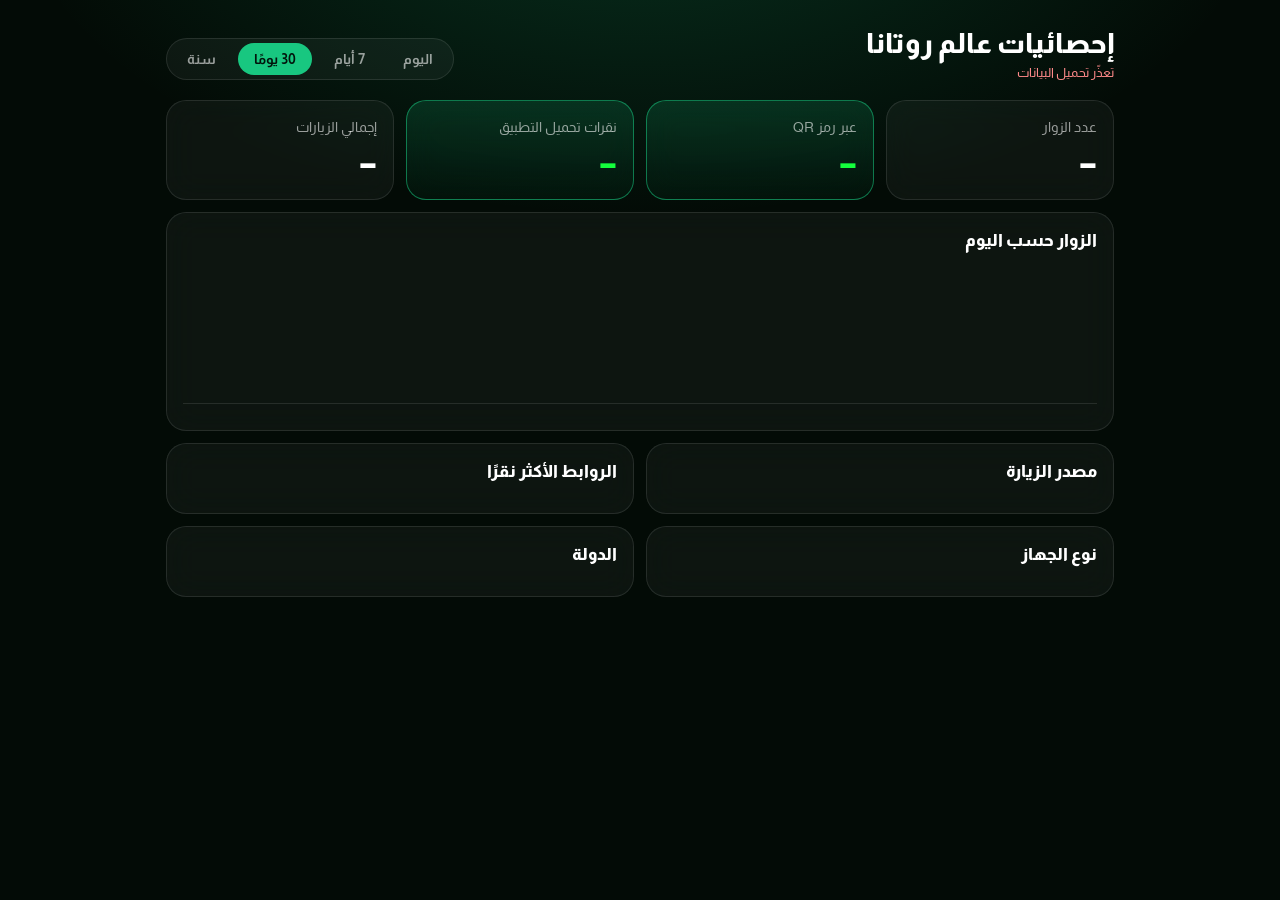
<file: stats-9x4k.html>
<!doctype html>
<html lang="ar" dir="rtl">
<head>
<meta charset="utf-8"><meta name="viewport" content="width=device-width,initial-scale=1"><meta name="robots" content="noindex,nofollow">
<title>إحصائيات عالم روتانا</title>
<link href="https://fonts.googleapis.com/css2?family=Almarai:wght@400;700;800&display=swap" rel="stylesheet">
<style>
:root{--bg:#030b06;--card:rgba(255,255,255,.045);--line:rgba(255,255,255,.10);--tx:#ffffff;--mu:rgba(255,255,255,.58);--g:#18c780;--g2:#14ff3d}
*{box-sizing:border-box}
body{margin:0;background:radial-gradient(900px 480px at 50% -120px,rgba(24,199,128,.20),transparent 70%),var(--bg);color:var(--tx);font-family:Almarai,system-ui,sans-serif;min-height:100vh;-webkit-font-smoothing:antialiased}
.w{max-width:980px;margin:0 auto;padding:28px 16px 48px}
header{display:flex;align-items:flex-end;justify-content:space-between;gap:12px;flex-wrap:wrap;margin-bottom:20px}
h1{font-size:28px;font-weight:800;margin:0}
.sub{color:var(--mu);font-size:13px;margin-top:6px}
.bar{display:flex;gap:6px;background:var(--card);border:1px solid var(--line);border-radius:999px;padding:4px}
.bar button{background:none;border:0;color:var(--mu);font:inherit;font-size:14px;font-weight:700;padding:8px 16px;border-radius:999px;cursor:pointer}
.bar button.on{background:var(--g);color:#02150c}
.kpis{display:grid;grid-template-columns:repeat(4,1fr);gap:12px;margin-bottom:12px}
@media(max-width:700px){.kpis{grid-template-columns:repeat(2,1fr)}}
.k,.c{background:var(--card);border:1px solid var(--line);border-radius:20px;backdrop-filter:blur(16px);-webkit-backdrop-filter:blur(16px)}
.k{padding:18px 16px}
.k span{display:block;color:var(--mu);font-size:14px;margin-bottom:8px}
.k b{display:block;font-size:38px;font-weight:800;line-height:1;font-variant-numeric:tabular-nums}
.k.hi{border-color:rgba(24,199,128,.55);background:linear-gradient(180deg,rgba(24,199,128,.16),rgba(24,199,128,.04))}
.k.hi b{color:var(--g2)}
.grid{display:grid;grid-template-columns:1fr 1fr;gap:12px}
@media(max-width:700px){.grid{grid-template-columns:1fr}}
.c{padding:18px 16px}
.c.full{margin-bottom:12px}
.c h2{font-size:17px;font-weight:800;margin:0 0 14px}
.r{display:grid;grid-template-columns:minmax(96px,50%) 1fr 40px;align-items:center;gap:10px;font-size:15px;margin:10px 0}
.r span{white-space:nowrap;overflow:hidden;text-overflow:ellipsis}
.r .t{height:8px;border-radius:8px;background:rgba(255,255,255,.07);overflow:hidden}
.r .t i{display:block;height:100%;border-radius:8px;background:linear-gradient(90deg,var(--g2),var(--g))}
.r em{font-style:normal;font-weight:700;text-align:left;font-variant-numeric:tabular-nums}
.chart{direction:ltr;display:flex;align-items:flex-end;gap:4px;height:140px;border-bottom:1px solid var(--line)}
.chart div{flex:1;max-width:44px;margin:0 auto;background:linear-gradient(180deg,var(--g2),var(--g));border-radius:5px 5px 0 0;min-height:0;position:relative}
.chart.many{gap:2px}.chart div.z{background:rgba(255,255,255,.08);height:2px!important}
.chart div b{position:absolute;bottom:100%;left:50%;transform:translateX(-50%);font-size:11px;font-weight:700;padding-bottom:3px}
.ax{display:flex;justify-content:space-between;color:var(--mu);font-size:12px;margin-top:8px;direction:ltr}
.empty{color:var(--mu);font-size:14px;padding:6px 0}
.err{color:#ff8a8a}
</style>
</head>
<body><div class="w">
<header>
  <div><h1>إحصائيات عالم روتانا</h1><div class="sub" id="upd">جارٍ التحميل…</div></div>
  <div class="bar" id="bar"><button data-d="1">اليوم</button><button data-d="7">7 أيام</button><button data-d="30" class="on">30 يومًا</button><button data-d="365">سنة</button></div>
</header>
<div class="kpis">
  <div class="k"><span>عدد الزوار</span><b id="k1">–</b></div>
  <div class="k hi"><span>عبر رمز QR</span><b id="k2">–</b></div>
  <div class="k hi"><span>نقرات تحميل التطبيق</span><b id="k3">–</b></div>
  <div class="k"><span>إجمالي الزيارات</span><b id="k4">–</b></div>
</div>
<div class="c full"><h2 id="ct">الزوار حسب اليوم</h2><div class="chart" id="chart"></div><div class="ax" id="ax"></div></div>
<div class="grid">
  <div class="c"><h2>مصدر الزيارة</h2><div id="src"></div></div>
  <div class="c"><h2>الروابط الأكثر نقرًا</h2><div id="clk"></div></div>
  <div class="c"><h2>نوع الجهاز</h2><div id="dev"></div></div>
  <div class="c"><h2>الدولة</h2><div id="tz"></div></div>
</div>
</div>
<script>
var SB="https://vtowjbodaleyenptghwm.supabase.co",KEY="sb_publishable_fnBayg7q3G25VaYNCXu7aQ_rEg59kt3";
var SRC={qr:"رمز QR",instagram:"إنستغرام",x:"إكس",facebook:"فيسبوك",snapchat:"سناب شات",tiktok:"تيك توك",whatsapp:"واتساب",google:"جوجل",youtube:"يوتيوب",direct:"رابط مباشر",other:"مواقع أخرى",linkedin:"لينكد إن",bing:"بينغ"};
var DEV={iPhone:"آيفون",Android:"أندرويد",Mac:"ماك",Windows:"ويندوز",Other:"أخرى"};
var TZ={"Asia/Riyadh":"السعودية","Asia/Dubai":"الإمارات","Asia/Kuwait":"الكويت","Asia/Qatar":"قطر","Asia/Bahrain":"البحرين","Asia/Muscat":"عُمان","Africa/Cairo":"مصر","Asia/Amman":"الأردن","Asia/Beirut":"لبنان","Asia/Baghdad":"العراق","Africa/Khartoum":"السودان","Asia/Damascus":"سوريا","Africa/Casablanca":"المغرب","Africa/Algiers":"الجزائر","Africa/Tunis":"تونس","Asia/Aden":"اليمن","Africa/Tripoli":"ليبيا","Asia/Hebron":"فلسطين","Asia/Gaza":"فلسطين","Europe/London":"بريطانيا","Europe/Istanbul":"تركيا","Europe/Paris":"فرنسا","Europe/Berlin":"ألمانيا","America/New_York":"الولايات المتحدة","America/Chicago":"الولايات المتحدة","America/Los_Angeles":"الولايات المتحدة"};
var HOST={instagram:"إنستغرام",x:"إكس",tiktok:"تيك توك",youtube:"يوتيوب",facebook:"فيسبوك",snapchat:"سناب شات","music.rotanamusic":"أحدث الأغاني",rotanamusic:"موقع روتانا"};
var ACC={rotanamusic:"روتانا ميوزك",rotanalive:"روتانا لايف",rotanafmksa:"روتانا إف إم",rotanatunes:"روتانا تيونز"};
function click(k){if(k=="App Store")return "آب ستور";if(k=="Google Play")return "جوجل بلاي";var p=k.split("/"),h=HOST[p[0]]||p[0],a=p[1]=="add"?"rotanalive":(p[1]||"").toLowerCase();return ACC[a]&&HOST[p[0]]&&p[0].indexOf("rotanamusic")<0?h+" · "+ACC[a]:h}
function esc(s){return String(s).replace(/</g,"&lt;")}
function rows(id,a,map){var el=document.getElementById(id);if(!a||!a.length){el.innerHTML='<div class="empty">لا توجد بيانات بعد</div>';return}
 var m={};a.forEach(function(x){var k=x.k==null?"غير محدد":(typeof map=="function"?map(x.k):(map[x.k]||x.k));m[k]=(m[k]||0)+x.n});
 var l=Object.keys(m).map(function(k){return{k:k,n:m[k]}}).sort(function(a,b){return b.n-a.n}).slice(0,8),mx=l[0].n;
 el.innerHTML=l.map(function(x){return '<div class="r"><span>'+esc(x.k)+'</span><div class="t"><i style="width:'+Math.max(4,x.n/mx*100)+'%"></i></div><em>'+x.n+'</em></div>'}).join("")}
function chart(s,d){var bars=[],lab=["",""],t=document.getElementById("ct");
 if(d==1){t.textContent="الزيارات حسب الساعة";var h={};(s.by_hour||[]).forEach(function(x){h[x.k]=x.n});for(var i=0;i<24;i++)bars.push(h[i]||0);lab=["12 ص","11 م"]}
 else if(d>31){t.textContent="الزوار حسب الشهر";var mo={};(s.by_day||[]).forEach(function(x){var k=x.k.slice(0,7);mo[k]=(mo[k]||0)+x.n});var n=new Date();for(var i=11;i>=0;i--){var x=new Date(n.getFullYear(),n.getMonth()-i,1),k=x.getFullYear()+"-"+("0"+(x.getMonth()+1)).slice(-2);bars.push(mo[k]||0);if(i==11)lab[0]=k;if(i==0)lab[1]=k}}
 else{t.textContent="الزوار حسب اليوم";var dy={};(s.by_day||[]).forEach(function(x){dy[x.k]=x.n});for(var i=d-1;i>=0;i--){var k=new Date(Date.now()-i*864e5).toLocaleDateString("en-CA",{timeZone:"Asia/Riyadh"});bars.push(dy[k]||0);if(i==d-1)lab[0]=k.slice(5);if(i==0)lab[1]=k.slice(5)}}
 var mx=Math.max.apply(0,bars.concat([1]));
 document.getElementById("chart").innerHTML=bars.map(function(n){return n?'<div style="height:'+Math.max(6,n/mx*82)+'%" title="'+n+'">'+(bars.length<=14?'<b>'+n+'</b>':'')+'</div>':'<div class="z"></div>'}).join("");
 document.getElementById("ax").innerHTML="<span>"+lab[0]+"</span><span>"+lab[1]+"</span>"}
function load(d){fetch(SB+"/rest/v1/rpc/rw_stats",{method:"POST",headers:{apikey:KEY,"Content-Type":"application/json"},body:JSON.stringify({days:d})}).then(function(r){return r.json()}).then(function(s){
 k1.textContent=s.visitors;k2.textContent=s.qr;k3.textContent=s.store_clicks;k4.textContent=s.visits;
 rows("src",s.by_src,SRC);rows("dev",s.by_device,DEV);rows("clk",s.clicks,click);
 rows("tz",s.by_tz,function(k){return TZ[k]||k.split("/").pop().replace(/_/g," ")});
 chart(s,d);
 document.getElementById("upd").textContent="آخر تحديث "+new Date().toLocaleTimeString("en-GB",{hour:"2-digit",minute:"2-digit"})+" · يتحدّث تلقائيًا";
}).catch(function(){document.getElementById("upd").innerHTML='<span class="err">تعذّر تحميل البيانات</span>'})}
var cur=30;document.getElementById("bar").onclick=function(e){var b=e.target.closest("button");if(!b)return;[].forEach.call(this.children,function(x){x.classList.remove("on")});b.classList.add("on");cur=+b.dataset.d;load(cur)};
load(cur);setInterval(function(){load(cur)},60000);
</script>
</body></html>
</file>
<file: style.css>
/* Site's design tokens and component styles. Each component's rules follow its @component comment. style-gates: data */

/* @component foundations */
:root {
  color-scheme: light dark;

  --text-primary: light-dark(#1d1d1f, #f5f5f7);         /* body text */
  --text-secondary: light-dark(#636366, #a1a1a6);       /* supporting grey text */
  --text-tertiary: light-dark(#1d1d1f4d, #f5f5f74d);    /* hollow dots, faint marks; never body text */
  --text-primary-on: light-dark(#f5f5f7, #1d1d1f);      /* text on --fill-primary */
  --text-secondary-on: light-dark(#aeaeb2, #5c5c60);    /* grey text on --fill-primary */
  --fill-primary: light-dark(#1d1d1f, #f5f5f7);         /* the strong fill: solid chips, the nav, the badge */
  --fill-primary-on: light-dark(#f5f5f7, #1d1d1f);      /* the page background */
  --fill-secondary: light-dark(#1d1d1f80, #f5f5f780);
  --fill-tertiary: light-dark(#e8e8ea, #2a2a2d);        /* the grey card, panel and row tint */
  --fill-segment: light-dark(#3a3a3c, #e2e2e4);         /* the nav's tab track */
  --fill-system-green: #00a665;                         /* status: done, ready */
  --fill-system-orange: #ff4d00;                        /* status: now, current */
  --fill-system-red: light-dark(#da2f35, #f1555b);      /* status: blocked, error */
  --transparent-primary: light-dark(#1d1d1f4d, #f5f5f74d);
  --stroke-primary: light-dark(#1d1d1f24, #f5f5f724);   /* strong hairline */
  --stroke-secondary: light-dark(#1d1d1f12, #f5f5f712); /* faint hairline between rows */
  --stroke-primary-on: light-dark(#f5f5f71a, #1d1d1f1a);
  --stroke-composer: light-dark(#f5f5f780, #1d1d1f80);  /* the callout's glass edge */
  --stroke-system-orange: #ff4d0026;
  --hover-wash: light-dark(#1d1d1f0d, #f5f5f70d);
  --hover-wash-primary-on: light-dark(#f9f9fa26, #1d1d1f14);

  /* The hero is light text over a dark photo in both themes. */
  --hero-surface: #161f39;
  --hero-text: #f5f5f7;
  --hero-text-muted: #f5f5f7cc;
  --hero-scrim-strong: rgb(22 31 57 / 0.78);
  --hero-scrim-soft: rgb(22 31 57 / 0.3);
  --hero-scrim-side: rgb(22 31 57 / 0.45);
  --hero-glass: rgb(22 31 57 / 0.42);
  --hero-glass-faint: rgb(22 31 57 / 0.35);
  --hero-glass-stroke: rgb(245 245 247 / 0.28);

  --mat-regular: light-dark(rgb(255 255 255 / 0.56), rgb(29 29 31 / 0.55));
  --mat-thin: light-dark(rgb(255 255 255 / 0.22), rgb(29 29 31 / 0.4));
  --mat-agent: light-dark(rgb(255 255 255 / 0.84), rgb(29 29 31 / 0.66));
  --mat-inverse: color-mix(in srgb, var(--fill-primary) 86%, transparent);  /* the nav: dark on light, light on dark */
  --site-blur: blur(50px) saturate(1.6);
  --site-shadow: 0 8px 40px #1d1d1f1f;

  --sans: "GT Standard", "GT Standard L", "Geist", -apple-system, BlinkMacSystemFont, "Helvetica Neue", sans-serif;
  --lh: 1.3;                                            /* every text style is 130% */
  --weight-light: 300;
  --weight-regular: 400;
  --weight-medium: 500;
  --weight-bold: 600;
  --size-caption: 12px;                                 /* the smallest text allowed */
  --size-meta: 13px;
  --size-small: 14px;
  --size-body: 15px;
  --size-prose: 16px;
  --size-heading: 20px;
  --size-figure: clamp(24px, 3vw, 32px);
  --size-title: clamp(26px, 3vw, 32px);
  --size-display: clamp(34px, 5vw, 48px);
  --size-lede: clamp(16px, 1.7vw, 20px);

  --type-caption: var(--weight-regular) var(--size-caption)/var(--lh) var(--sans);
  --type-tag: var(--weight-medium) var(--size-caption)/var(--lh) var(--sans);
  --type-small: var(--weight-regular) var(--size-small)/var(--lh) var(--sans);
  --type-label: var(--weight-medium) var(--size-small)/var(--lh) var(--sans);
  --type-body: var(--weight-regular) var(--size-body)/var(--lh) var(--sans);
  --type-body-strong: var(--weight-medium) var(--size-body)/var(--lh) var(--sans);
  --type-heading: var(--weight-medium) var(--size-heading)/var(--lh) var(--sans);
  --type-lede: var(--weight-medium) var(--size-lede)/var(--lh) var(--sans);
  --type-figure: var(--weight-regular) var(--size-figure)/var(--lh) var(--sans);
  --type-title: var(--weight-regular) var(--size-title)/var(--lh) var(--sans);
  --type-display: var(--weight-medium) var(--size-display)/var(--lh) var(--sans);
  --type-numeral: var(--weight-regular) 48px/1 var(--sans);

  --r-s: 12px;
  --r-m: 16px;
  --r-l: 24px;
  --r-xl: 32px;
  --r-pill: 100px;

  --ease-out: cubic-bezier(0.23, 1, 0.32, 1);
  --dur-quick: 160ms;
  --dur-draw: 1400ms;

  --page-max: 1120px;
  --gutter: clamp(16px, 3vw, 32px);                     /* the page's side padding */
  --tap: 44px;                                          /* the smallest touch target */
}
:root[data-theme="light"] { color-scheme: light; }
:root[data-theme="dark"] { color-scheme: dark; }

* { box-sizing: border-box; }
html { -webkit-text-size-adjust: 100%; scroll-behavior: smooth; }
@media (prefers-reduced-motion: reduce) { html { scroll-behavior: auto; } }

body {
  margin: 0;
  background: var(--fill-primary-on);
  color: var(--text-primary);
  font: var(--type-body);
  -webkit-font-smoothing: antialiased;
  overflow-x: hidden;
}

img { max-width: 100%; display: block; }
figure { margin-inline: 0; }
a { color: inherit; }
b, strong { font-weight: var(--weight-bold); }
p { margin: 0; text-wrap: pretty; }
h1, h2, h3 { margin: 0; text-wrap: balance; }
small { font-size: max(var(--size-caption), 0.85em); }
.sub { color: var(--text-secondary); }

:focus-visible { outline: 2px solid var(--fill-primary); outline-offset: 3px; border-radius: 6px; }

/* @component page */
.page {
  max-width: var(--page-max);
  margin: 0 auto;
  padding-inline: var(--gutter);
  padding-block: 12px 40px;
  display: grid;
  grid-template-columns: minmax(0, 1fr);
  gap: 16px;
}
.main { display: grid; grid-template-columns: minmax(0, 1fr); gap: 16px; min-width: 0; }

.glass {
  background: var(--mat-inverse);
  -webkit-backdrop-filter: var(--site-blur);
  backdrop-filter: var(--site-blur);
  border: 1px solid var(--stroke-primary-on);
}
.nav {
  position: sticky;
  top: calc(env(safe-area-inset-top, 0px) + 12px);
  z-index: 20;
  justify-self: center;
  max-width: 100%;
  display: flex;
  align-items: center;
  gap: 6px;
  padding: 5px;
  border-radius: var(--r-pill);
  box-shadow: var(--site-shadow);
}
.nav :focus-visible { outline-color: var(--fill-primary-on); }
.seg {
  display: flex;
  min-width: 0;
  overflow-x: auto;
  scrollbar-width: none;
  border-radius: var(--r-pill);
  background: var(--fill-segment);
}
.seg::-webkit-scrollbar { display: none; }
.seg a {
  flex: none;
  padding: 8px 14px;
  border-radius: var(--r-pill);
  font: var(--type-label);
  color: var(--text-secondary-on);
  text-decoration: none;
  white-space: nowrap;
}
.seg a:hover { color: var(--text-primary-on); }
/* The active tab carries its own fill so its text is measured against it. */
.seg a[aria-current="true"] { background: var(--fill-primary-on); color: var(--text-primary); }
.theme-btn {
  flex: none;
  width: 36px; height: 36px;
  display: grid;
  place-items: center;
  border: 0;
  border-radius: 50%;
  background: var(--hover-wash-primary-on);
  color: var(--text-primary-on);
  cursor: pointer;
}
.theme-btn:hover { box-shadow: inset 0 0 0 100px var(--hover-wash-primary-on); }
.theme-btn::before { content: ""; width: 14px; height: 14px; border-radius: 50%; box-shadow: inset 0 0 0 1.5px currentColor; background: linear-gradient(to right, light-dark(currentColor, transparent) 50%, light-dark(transparent, currentColor) 50%); }
@media (max-width: 599px) {
  .seg a { display: flex; align-items: center; min-height: var(--tap); }
  .theme-btn { width: var(--tap); height: var(--tap); }
}

/* @component footer */
.foot {
  display: flex;
  flex-wrap: wrap;
  align-items: center;
  justify-content: space-between;
  gap: 16px 24px;
  padding-top: 24px;
  border-top: 1px solid var(--stroke-secondary);
  font-size: var(--size-small);
  color: var(--text-secondary);
}
.foot strong { color: var(--text-primary); }
.foot nav { display: flex; flex-wrap: wrap; gap: 6px; }
.foot nav a {
  padding: 6px 12px;
  border-radius: var(--r-pill);
  background: var(--fill-tertiary);
  color: var(--text-primary);
  font: var(--type-tag);
  text-decoration: none;
}
.foot nav a:hover { box-shadow: inset 0 0 0 100px var(--hover-wash); }
.badge {
  display: inline-flex;
  align-items: center;
  gap: 10px;
  padding: 12px 16px;
  border-radius: var(--r-xl);
  background: var(--fill-primary);
  color: var(--text-primary-on);
  box-shadow: var(--site-shadow);
  font: var(--weight-medium) var(--size-body)/1.1 var(--sans);
  text-decoration: none;
}
.badge:hover { box-shadow: var(--site-shadow), inset 0 0 0 100px var(--hover-wash-primary-on); }
.site-mark { display: inline-grid; place-items: center; }
.site-mark svg { display: block; }
@media (max-width: 599px) {
  .foot nav a { display: inline-flex; align-items: center; min-height: var(--tap); min-width: var(--tap); }
  .badge { min-height: var(--tap); }
}

/* @component chip */
.chip {
  display: inline-flex;
  align-items: center;
  gap: 6px;
  padding: 4px 10px 4px 8px;
  border-radius: var(--r-pill);
  font: var(--type-tag);
  max-width: 100%;
  background: var(--fill-tertiary);
  color: var(--text-secondary);
  vertical-align: middle;
}
.chip::before {
  content: "";
  width: 7px; height: 7px;
  border-radius: 50%;
  flex: none;
  box-shadow: inset 0 0 0 1.5px var(--text-tertiary);
}
.chip--solid { background: var(--fill-primary); color: var(--text-primary-on); }
.chip--solid::before { background: var(--fill-system-green); box-shadow: none; }
td .chip { white-space: nowrap; }
/* @component dot */
.dot {
  display: inline-flex;
  align-items: center;
  gap: 6px;
  margin-top: 4px;
  font: var(--type-tag);
  color: var(--text-primary);
}
.dot::before { content: ""; width: 7px; height: 7px; border-radius: 50%; background: var(--fill-system-green); }
tbody th .dot { display: flex; width: fit-content; }
/* @component pill */
.pill {
  display: inline-block;
  padding: 1px 8px;
  border-radius: var(--r-pill);
  background: var(--fill-tertiary);
  color: var(--text-secondary);
  font: var(--type-tag);
  white-space: normal;
  vertical-align: 1px;
}
/* @component button, link and links */
.btn {
  display: inline-flex;
  align-items: center;
  gap: 6px;
  min-height: 30px;
  padding: 5px 12px;
  border-radius: var(--r-s);
  background: var(--fill-primary-on);
  color: var(--text-primary);
  border: 1px solid var(--stroke-primary);
  font: var(--type-tag);
  text-decoration: none;
  max-width: 100%;
  transition: box-shadow var(--dur-quick) ease;
}
.btn:hover { box-shadow: inset 0 0 0 100px var(--hover-wash); }
.btn[target="_blank"]::after { content: "\2197"; font-size: 11px; color: var(--text-secondary); }
.link {
  color: var(--text-primary);
  text-decoration: underline;
  text-decoration-color: var(--stroke-primary);
  text-underline-offset: 3px;
  max-width: 100%;
  overflow-wrap: anywhere;
}
.link:hover { text-decoration-color: currentColor; }
.links { display: flex; flex-wrap: wrap; gap: 8px; }
@media (pointer: coarse), (max-width: 599px) { .btn { min-height: var(--tap); padding-inline: 14px; } }

/* A button that asks Site is the page's primary capsule. Once it sends, Site
   writes a check and "Sent to Site" into it, and it turns secondary. */
.btn[data-site-action] {
  justify-content: center;
  gap: 8px;
  min-height: 48px;
  padding: 0 20px;
  border: 0;
  border-radius: var(--r-pill);
  background: var(--fill-primary);
  color: var(--text-primary-on);
  font: var(--type-body-strong);
  text-align: center;
  white-space: nowrap;
  cursor: pointer;
  transition: box-shadow var(--dur-quick) ease, transform var(--dur-quick) ease;
}
/* A state's message after the label is long, so a button saying one may wrap. */
.btn[data-site-action][data-site-state]:not([data-site-state="sending"]) { white-space: normal; }
.btn[data-site-action]:hover { box-shadow: inset 0 0 0 100px var(--hover-wash-primary-on); }
.btn[data-site-action]:active { transform: scale(0.97); }
.btn[data-site-action] svg { flex: none; }
.btn[data-site-action][data-site-state="sent"] { background: var(--fill-tertiary); color: var(--text-primary); box-shadow: none; }

/* The states before a press is sent. A CSS escape swallows the one space
   after it, so the dot is followed by a no-break space (\00a0), which also
   keeps the dot on its words' line. */
[data-site-action][data-site-state="sending"] { opacity: 0.6; pointer-events: none; }
[data-site-action][data-site-state="sent"] { pointer-events: none; cursor: default; }
[data-site-action][data-site-state]::after { color: var(--text-secondary); font-weight: 400; }
.btn[data-site-action][data-site-state]::after { color: var(--text-secondary-on); }
[data-site-action][data-site-state="sign_in"]::after { content: " \00b7\00a0Sign in to Site to use this"; }
[data-site-action][data-site-state="not_allowed"]::after { content: " \00b7\00a0Only the page\2019s owner can use this"; }
[data-site-action][data-site-state="failed"]::after { content: " \00b7\00a0Did not send, try again"; }
@media (max-width: 599px) {
  .link { display: inline-flex; align-items: center; min-width: var(--tap); min-height: var(--tap); margin: -13px 0; vertical-align: middle; }
}
/* @component text and fineprint */
.prose { display: grid; gap: 12px; max-width: 68ch; font-size: var(--size-prose); }
.fineprint { font-size: var(--size-small); color: var(--text-secondary); max-width: 70ch; }
/* @component hero */
.hero {
  position: relative;
  min-height: clamp(320px, 46vh, 480px);
  border-radius: var(--r-xl);
  overflow: hidden;
  display: flex;
  align-items: flex-end;
  color: var(--hero-text);
  isolation: isolate;
  box-shadow: var(--site-shadow);
  background: var(--hero-surface);
}
/* Without a photo the hero is as tall as its copy, so the callout sits beside the copy instead of over it. */
.hero:not(:has(.hero__img)) { min-height: 0; background: var(--hero-surface) center / cover no-repeat; }
.hero:not(:has(.hero__img))::after { background: linear-gradient(to right, var(--hero-scrim-side) 0%, transparent 60%); }
@media (min-width: 761px) {
  .hero:not(:has(.hero__img)) > .callout { position: static; flex: none; align-self: flex-start; margin: clamp(16px, 2.4vw, 24px) clamp(16px, 2.4vw, 24px) clamp(16px, 2.4vw, 24px) auto; }
}
.hero__img {
  position: absolute;
  inset: 0;
  width: 100%;
  height: 100%;
  object-fit: cover;
  object-position: 40% 60%;
  z-index: -2;
}
.hero::after {
  content: "";
  position: absolute;
  inset: 0;
  z-index: -1;
  background:
    linear-gradient(to top, var(--hero-scrim-strong) 0%, var(--hero-scrim-soft) 42%, transparent 66%),
    linear-gradient(to right, var(--hero-scrim-side) 0%, transparent 60%);
}
.hero__copy {
  display: grid;
  gap: 14px;
  max-width: 40rem;
  padding: clamp(24px, 4vw, 48px);
  padding-bottom: clamp(28px, 3.4vw, 44px);
}
.hero__eyebrow {
  justify-self: start;
  padding: 6px 12px;
  border-radius: var(--r-pill);
  background: var(--hero-glass);
  border: 1px solid var(--hero-glass-stroke);
  -webkit-backdrop-filter: var(--site-blur);
  backdrop-filter: var(--site-blur);
  font: var(--type-label);
}
.hero h1 { font: var(--type-display); letter-spacing: 0; }
.hero h1 em { font-style: normal; }
.hero__sub { font: var(--type-lede); max-width: 34ch; }
.hero__meta { font-size: var(--size-small); color: var(--hero-text-muted); }
.hero__credit {
  position: absolute;
  right: clamp(20px, 3vw, 32px);
  bottom: 16px;
  padding: 4px 10px;
  border-radius: var(--r-pill);
  background: var(--hero-glass-faint);
  -webkit-backdrop-filter: var(--site-blur);
  backdrop-filter: var(--site-blur);
  font: var(--type-caption);
  color: var(--hero-text-muted);
}
/* A callout overlays the photo's top corner, so the hero keeps room for it above the copy. */
@media (min-width: 761px) { .hero:has(> .callout) { min-height: clamp(420px, 56vh, 560px); } }
.hero > .callout {
  position: absolute;
  top: clamp(16px, 2.4vw, 24px);
  right: clamp(16px, 2.4vw, 24px);
  width: min(320px, calc(100% - 32px));
}
@media (max-width: 760px) {
  .hero { flex-direction: column; justify-content: flex-end; align-items: stretch; min-height: 0; }
  .hero__img { object-position: 22% 50%; }
  .hero__copy { padding-top: 140px; padding-bottom: 28px; }
  .hero:not(:has(.hero__img)) .hero__copy { padding-top: clamp(24px, 4vw, 48px); }
  .hero__credit { top: 16px; right: 16px; bottom: auto; }
  .hero > .callout { position: static; width: auto; margin: 0 12px 12px; }
}
/* On a phone the title starts higher, so the first screen reaches the stats. */
@media (max-width: 599px) { .hero__copy { padding-top: 88px; padding-bottom: 20px; } }
/* @component callout */
.callout {
  max-width: 420px;
  display: grid;
  gap: 10px;
  padding: 16px 18px 18px;
  border-radius: var(--r-l);
  background: var(--mat-agent);
  -webkit-backdrop-filter: var(--site-blur);
  backdrop-filter: var(--site-blur);
  border: 1px solid var(--stroke-composer);
  box-shadow: var(--site-shadow);
  color: var(--text-primary);
  font-size: var(--size-small);
}
.callout__head { display: flex; align-items: center; gap: 8px; color: var(--text-secondary); font-weight: var(--weight-medium); }
.callout__head svg { color: var(--text-primary); }
.callout__lead { font-size: var(--size-body); }
.callout .fineprint { font-size: var(--size-caption); }
.callout .btn { justify-self: start; }
/* @component stats */
.stats { display: grid; grid-auto-flow: column; grid-auto-columns: minmax(0, 1fr); padding-top: 8px; }
.stat {
  display: grid;
  grid-template-rows: 1fr auto;
  gap: 4px;
  padding: 12px 24px;
  border-left: 1px solid var(--stroke-secondary);
}
.stat:first-child { border-left: 0; padding-left: 0; }
.stat__fig { font: var(--type-figure); font-variant-numeric: tabular-nums; }
.stat__label { font-size: var(--size-small); color: var(--text-secondary); }
@media (max-width: 760px) {
  .stats { grid-auto-flow: row; grid-template-columns: auto minmax(0, 1fr); column-gap: 12px; padding-top: 0; }
  .stat { grid-column: 1 / -1; grid-template-columns: subgrid; align-items: baseline; gap: 12px; padding: 14px 0; border-left: 0; border-top: 1px solid var(--stroke-secondary); }
  .stat:first-child { border-top: 0; }
}
/* On a phone the stats sit two to a row, figure over label. */
@media (max-width: 599px) {
  .stats { grid-template-columns: repeat(2, minmax(0, 1fr)); column-gap: 0; }
  .stat { grid-column: auto; grid-template-columns: none; gap: 2px; padding: 12px 0; }
  .stat:nth-child(2) { border-top: 0; }
  .stat:nth-child(even) { padding-left: 16px; border-left: 1px solid var(--stroke-secondary); }
  .stat__fig { font-size: 26px; line-height: 1.15; }
  .stat__label { font-size: var(--size-caption); }
}
/* @component section */
.section {
  padding-block: clamp(40px, 6vw, 72px) clamp(16px, 2vw, 24px);
  border-top: 1px solid var(--stroke-secondary);
  scroll-margin-top: calc(env(safe-area-inset-top, 0px) + 72px); /* Clears the sticky .nav: its top offset plus its tallest height, 56px. */
  min-width: 0;
}
.section > * + * { margin-top: clamp(20px, 2.4vw, 28px); }
.section > .head + * { margin-top: 0; }
.head {
  display: grid;
  grid-template-columns: minmax(0, 1.65fr) minmax(0, 1fr);
  gap: 10px 40px;
  align-items: end;
  margin-bottom: clamp(24px, 3vw, 36px);
}
.head__eyebrow { grid-column: 1 / -1; font: var(--type-label); color: var(--text-secondary); }
.head h2 { font: var(--type-title); }
.head__sub { justify-self: end; font-size: var(--size-body); color: var(--text-secondary); max-width: 44ch; text-align: right; }
@media (max-width: 900px) { .head { grid-template-columns: 1fr; } .head__sub { justify-self: start; text-align: left; } }
/* @component table */
.table-wrap { margin-inline: -12px; padding-inline: 12px; overflow-x: auto; }
table { width: 100%; border-collapse: collapse; font: var(--type-small); font-variant-numeric: tabular-nums; }
caption { text-align: left; font: var(--type-caption); color: var(--text-secondary); padding: 0 0 10px; }
th, td { text-align: left; vertical-align: top; padding: 12px; border-bottom: 1px solid var(--stroke-secondary); }
th:first-child, td:first-child { padding-left: 0; }
th:last-child, td:last-child { padding-right: 0; }
thead th {
  font: var(--type-tag);
  color: var(--text-secondary);
  border-bottom-color: var(--stroke-primary);
  padding-top: 0;
  padding-bottom: 8px;
  white-space: nowrap;
}
tbody th { font-weight: var(--weight-bold); }
tbody tr:last-child > * { border-bottom: 0; }
.rowhead { white-space: nowrap; }
td small, th small { display: block; font: var(--type-caption); color: var(--text-secondary); margin-top: 2px; }
td.num { font-weight: var(--weight-bold); white-space: nowrap; }
td.num small { white-space: normal; }
.muted { color: var(--text-secondary); }
tr.is-highlight > * { background: var(--fill-tertiary); }
tr.is-highlight > :first-child { box-shadow: -12px 0 var(--fill-tertiary); }
tr.is-highlight > :last-child { box-shadow: 12px 0 var(--fill-tertiary); }
.after-table { margin-top: 20px; padding-inline: 12px; }
@media (max-width: 599px) {
  .table-wrap table, .table-wrap tbody, .table-wrap tr, .table-wrap th, .table-wrap td { display: block; }
  .table-wrap thead { display: none; }
  .table-wrap caption { display: block; text-align: left; }
  /* A row is its name on top, then its cells wrapped three or four to a line, each label over its value. */
  .table-wrap tbody tr { display: flex; flex-wrap: wrap; gap: 8px 20px; padding: 14px 0; border-bottom: 1px solid var(--stroke-secondary); }
  .table-wrap tbody tr.is-highlight { margin-inline: -12px; padding-inline: 12px; background: var(--fill-tertiary); }
  .table-wrap tbody tr.is-highlight > * { background: none; box-shadow: none; }
  .table-wrap tbody tr > * { border-bottom: 0; padding: 0; }
  .table-wrap tbody tr > th { flex: 1 0 100%; }
  .table-wrap tbody td.is-empty { display: none; }
  .table-wrap tbody td[data-label]::before { content: attr(data-label); display: block; color: var(--text-secondary); font-size: var(--size-caption); font-weight: var(--weight-regular); line-height: 1.3; }
  .table-wrap tbody td:has(> .link:only-child) { align-self: end; }
  .table-wrap tbody td:has(> .link:only-child)::before { display: none; }
  .rowhead { white-space: normal; }
}
/* @component compare */
.compare { margin-inline: -12px; overflow-x: auto; scroll-snap-type: x mandatory; }
.compare table { table-layout: fixed; min-width: calc(var(--compare-cols, 3) * 200px); }
.compare th, .compare td { scroll-snap-align: start; padding-inline: 12px; }
.compare thead th { font: var(--type-body-strong); color: var(--text-primary); white-space: normal; padding-top: 0; padding-bottom: 14px; border-bottom-color: var(--stroke-secondary); }
/* On light tiles a white product backdrop blends into the grey. */
.compare__media { position: relative; display: grid; grid-template: minmax(0, 1fr) / minmax(0, 1fr); place-items: center; width: 100%; aspect-ratio: 4 / 3; max-height: 240px; margin: 0 0 12px; padding: 16px; border-radius: var(--r-m); background: var(--fill-tertiary); }
.compare__media img { max-width: 100%; max-height: 100%; mix-blend-mode: multiply; }
/* A photo of a place or a room fills its frame instead of fitting whole. */
.compare .compare__media.compare__media--photo { padding: 0; overflow: hidden; background: var(--fill-tertiary); }
.compare .compare__media.compare__media--photo img { position: absolute; inset: 0; width: 100%; height: 100%; max-width: none; max-height: none; object-fit: cover; mix-blend-mode: normal; }
.compare thead th > .chip { display: flex; width: fit-content; margin-top: 8px; }
.compare:has(.compare__media) thead th:not(:has(.compare__media))::before { content: ""; display: block; width: 100%; aspect-ratio: 4 / 3; max-height: 240px; margin-bottom: 12px; border-radius: var(--r-m); background: var(--fill-tertiary); }
:root[data-theme="dark"] .compare__media img { mix-blend-mode: normal; border-radius: var(--r-s); }
@media (prefers-color-scheme: dark) { :root:not([data-theme="light"]) .compare__media img { mix-blend-mode: normal; border-radius: var(--r-s); } }
/* The header column shrinks to nothing on screen but stays in the table, so screen readers keep each value's row header. */
.js .compare tbody th[scope="row"], .js .compare thead td:first-child { width: 0; padding: 0; border: 0; overflow: hidden; clip-path: inset(50%); white-space: nowrap; }
.js .compare td[data-label]::before { content: attr(data-label); content: attr(data-label) / ""; display: block; margin-bottom: 4px; font: var(--type-caption); color: var(--text-secondary); }
/* On a phone two options show side by side, and the rest are a swipe away. */
@media (max-width: 599px) { .compare table { min-width: calc(var(--compare-cols, 3) * 46vw); } .compare th, .compare td { padding-inline: 8px; } }
/* @component steps */
.step {
  display: grid;
  grid-template-columns: 112px minmax(0, 1fr) minmax(220px, 0.78fr);
  gap: 16px 28px;
  padding: 28px 0;
  border-bottom: 1px solid var(--stroke-secondary);
}
.step > * { min-width: 0; }
.steps > .step:last-child { border-bottom: 0; }
.step p + p { margin-top: 8px; }
.step__num { font: var(--type-numeral); color: var(--text-primary); font-variant-numeric: tabular-nums; }
.step__eyebrow { margin-top: 8px; font: var(--type-label); color: var(--text-secondary); }
.step h3 { font: var(--type-heading); margin-bottom: 12px; }
.step__pills { list-style: none; margin: 0 0 14px; padding: 0; display: flex; flex-wrap: wrap; gap: 6px; }
.step__pills li {
  padding: 4px 10px;
  border-radius: var(--r-pill);
  border: 1px solid var(--stroke-primary);
  font-size: var(--size-meta);
  color: var(--text-secondary);
  max-width: 100%;
}
.step__pills b { color: var(--text-primary); font-weight: var(--weight-bold); }
.step__panel {
  align-self: start;
  margin: 0;
  padding: 16px 18px;
  border-radius: var(--r-m);
  background: var(--fill-tertiary);
  font-size: var(--size-small);
}
.step__panel dt { font-size: var(--size-caption); color: var(--text-secondary); margin-bottom: 2px; }
.step__panel dd { margin: 0 0 12px; }
.step__panel dd:last-child { margin-bottom: 0; }
.step__panel .fineprint { display: block; margin-top: 6px; font-size: var(--size-caption); }
.step__panel .btn { margin-top: 8px; }
.step__figure { grid-column: 2 / span 2; margin: 0; }
.step__figure img { width: 100%; height: clamp(200px, 26vw, 320px); object-fit: cover; border-radius: var(--r-m); }
.step__figure figcaption { font-size: var(--size-caption); color: var(--text-secondary); padding-top: 10px; }
@media (min-width: 901px) {
  .step:not(:has(> .step__panel)) { grid-template-columns: 112px minmax(0, 1fr); }
  .step:not(:has(> .step__panel)) > .step__figure { grid-column: 2; }
}
@media (max-width: 900px) {
  .step { grid-template-columns: minmax(0, 1fr); gap: 14px; }
  .step__figure { grid-column: 1; }
  .step__intro { display: flex; align-items: baseline; gap: 14px; }
  .step__num { font-size: 40px; }
  .step__eyebrow { margin-top: 0; }
}
/* @component checklist */
.checklist { display: grid; grid-template-columns: minmax(0, 1.4fr) auto minmax(0, 1fr); column-gap: 20px; list-style: none; margin: 0; padding: 0; }
.checklist:not(:has(.checklist__note)) { grid-template-columns: minmax(0, 1fr) auto; }
.checklist > li {
  display: grid;
  grid-column: 1 / -1;
  grid-template-columns: subgrid;
  row-gap: 8px;
  align-items: center;
  padding: 14px 0;
  border-bottom: 1px solid var(--stroke-secondary);
}
.checklist > li:last-child { border-bottom: 0; }
.checklist__item { grid-column: 1; font-weight: var(--weight-bold); }
.checklist > li > .chip { grid-column: 2; justify-self: start; }
.checklist:not(:has(.checklist__note)) > li > .chip { justify-self: end; }
.checklist__item small { display: block; font-weight: var(--weight-regular); font-size: var(--size-caption); color: var(--text-secondary); margin-top: 2px; }
.checklist__note { grid-column: 3; font-size: var(--size-small); color: var(--text-secondary); }
.checklist > li.is-done .checklist__item { text-decoration: line-through; text-decoration-color: var(--text-tertiary); }
/* A row's own button sits in a last column, so each booking is pressed where it is listed. */
.checklist:has(> li > .btn) { grid-template-columns: minmax(0, 1.4fr) auto minmax(0, 1fr) auto; }
.checklist:has(> li > .btn):not(:has(.checklist__note)) { grid-template-columns: minmax(0, 1fr) auto auto; }
.checklist > li > .btn { grid-column: -2; justify-self: end; }
.checklist > li > .btn[data-site-action] { min-height: 36px; padding: 0 16px; font: var(--type-label); white-space: nowrap; }
@media (max-width: 760px) {
  .checklist, .checklist:has(> li > .btn), .checklist:has(> li > .btn):not(:has(.checklist__note)) { grid-template-columns: minmax(0, 1fr) auto; }
  .checklist > li > .chip { justify-self: end; }
  .checklist__note { grid-column: 1 / -1; }
  .checklist > li:has(> .btn) > .checklist__note { grid-column: 1; }
  .checklist > li > .btn { grid-column: 2; justify-self: end; }
}
/* @component breakdown */
.breakdown { max-width: 720px; }
@media (min-width: 901px) { .section > .breakdown, .section > .aside { max-width: calc((100% - 40px) * 1.65 / 2.65); } }
.breakdown dl { margin: 0; }
.breakdown .row {
  display: flex;
  align-items: baseline;
  justify-content: space-between;
  gap: 16px;
  padding: 14px 0;
  border-bottom: 1px solid var(--stroke-secondary);
}
.breakdown dt { font-size: var(--size-body); }
.breakdown dt small { display: block; color: var(--text-secondary); font-size: var(--size-meta); margin-top: 2px; }
.breakdown dd { margin: 0; font-weight: var(--weight-bold); font-size: var(--size-body); white-space: nowrap; font-variant-numeric: tabular-nums; }
.breakdown .row--total {
  margin-top: -1px;
  padding: 18px 0 0;
  border-top: 1px solid var(--stroke-primary);
  border-bottom: 0;
  flex-wrap: wrap;
  align-items: baseline;
}
.breakdown .row--total dt { font: var(--type-body-strong); }
.breakdown .row--total dd { font: var(--type-figure); white-space: normal; }
.breakdown .fineprint { margin-top: 16px; }
/* @component pair */
.pair { display: grid; grid-template-columns: repeat(2, minmax(0, 1fr)); gap: clamp(20px, 3vw, 40px); align-items: start; }
.pair:has(> :is(.callout, .aside):last-child) { grid-template-columns: minmax(0, 1.65fr) minmax(0, 1fr); column-gap: 40px; }
.pair > .callout { max-width: none; }
@media (max-width: 760px) { .pair, .pair:has(> :is(.callout, .aside):last-child) { grid-template-columns: minmax(0, 1fr); } }
/* @component timeline */
.timeline { display: grid; grid-template-columns: 210px minmax(0, 1fr) auto; column-gap: 28px; list-style: none; margin-inline: 0; margin-bottom: 0; padding: 0; }
.timeline > li {
  display: grid;
  grid-column: 1 / -1;
  grid-template-columns: subgrid;
  row-gap: 8px;
  align-items: start;
  padding: 18px 0;
  border-bottom: 1px solid var(--stroke-secondary);
}
.timeline > li:first-child { padding-top: 0; }
.timeline > li:last-child { border-bottom: 0; padding-bottom: 0; }
.timeline__when { display: flex; align-items: baseline; gap: 12px; font-weight: var(--weight-bold); }
.timeline__when::before {
  content: "";
  width: 8px; height: 8px;
  flex: none;
  border-radius: 50%;
  box-shadow: inset 0 0 0 1.5px var(--text-tertiary);
  transform: translateY(-1px);
}
.timeline > li.is-current .timeline__when::before { background: var(--fill-system-orange); box-shadow: 0 0 0 4px var(--stroke-system-orange); }
.timeline > li > p:has(> .chip:only-child) { justify-self: end; }
.timeline__what ul { margin: 0; padding-left: 18px; }
.timeline__what li { margin-bottom: 4px; }
.timeline__what li:last-child { margin-bottom: 0; }
.timeline__what p + p { margin-top: 6px; }
@media (max-width: 900px) {
  .timeline { grid-template-columns: minmax(0, 1fr); }
  .timeline > li > p:has(> .chip:only-child) { justify-self: start; }
  .timeline__what, .timeline > li > p:last-child { padding-left: 20px; }
}
/* @component cards */
.cards { display: grid; grid-template-columns: repeat(auto-fit, minmax(min(100%, 260px), 1fr)); gap: 16px; }
.cards:has(> :nth-child(4):last-child) { grid-template-columns: repeat(2, minmax(0, 1fr)); }
.cards > div { padding: 22px 24px; border-radius: var(--r-m); background: var(--fill-tertiary); }
.cards h3 { font: var(--type-heading); margin-bottom: 10px; }
.cards ul { margin: 0; padding: 0; list-style: none; }
.cards li { padding: 10px 0; border-bottom: 1px solid var(--stroke-secondary); }
.cards li:last-child { border-bottom: 0; padding-bottom: 0; }
.cards .quote { font: var(--type-heading); margin-bottom: 8px; text-wrap: balance; }
@media (max-width: 900px) { .cards { grid-template-columns: 1fr; } }
@media (max-width: 760px) { .cards:has(> :nth-child(4):last-child) { grid-template-columns: minmax(0, 1fr); } }
@media (max-width: 599px) { .cards { gap: 12px; } .cards > div { padding: 18px; } .cards h3 { margin-bottom: 4px; } }
/* @component aside */
.aside {
  max-width: 62ch;
  padding: 20px 22px;
  border: 1.5px dashed var(--stroke-primary);
  border-radius: var(--r-m);
}
.aside h3 { font: var(--type-heading); margin-bottom: 6px; }
/* @component chart */
.chart { margin-bottom: 8px; padding: 20px 20px 12px; border-radius: var(--r-m); background: var(--fill-tertiary); overflow-x: auto; }
.chart__cap { font-size: var(--size-caption); color: var(--text-secondary); margin-bottom: 12px; }
.chart svg { width: 100%; height: auto; display: block; }
.pf-grid { stroke: var(--stroke-primary); stroke-width: 1; }
.pf-line { stroke: var(--fill-primary); stroke-width: 2.4; fill: none; stroke-linejoin: round; stroke-linecap: round; }
.pf-fill { fill: var(--fill-primary); opacity: 0.07; }
.pf-dot { fill: var(--fill-primary-on); stroke: var(--fill-primary); stroke-width: 2; }
.pf-alt { fill: var(--text-primary); font: var(--weight-bold) var(--size-body) var(--sans); text-anchor: middle; }
.pf-name { fill: var(--text-secondary); font: var(--weight-medium) var(--size-meta) var(--sans); text-anchor: middle; }
.pf-num { fill: var(--text-tertiary); font: var(--weight-medium) var(--size-meta) var(--sans); text-anchor: middle; }
.pf-axis { fill: var(--text-secondary); font: var(--weight-regular) var(--size-caption) var(--sans); }
.js .chart:not(.is-in) .pf-line { stroke-dasharray: 1400; stroke-dashoffset: 1400; }
.js .chart.is-in .pf-line { stroke-dasharray: 1400; stroke-dashoffset: 0; transition: stroke-dashoffset var(--dur-draw) var(--ease-out) 120ms; }
@media (prefers-reduced-motion: reduce) { .js .chart .pf-line { stroke-dasharray: none; stroke-dashoffset: 0; transition: none; } }
/* @component figure */
.band { margin-inline: 0; margin-bottom: 0; }
.band img { width: 100%; height: clamp(240px, 40vw, 520px); object-fit: cover; border-radius: var(--r-xl); }
.band figcaption { font-size: var(--size-caption); color: var(--text-secondary); padding: 10px 4px 0; }
.is-portrait img { width: auto; max-width: 100%; height: clamp(320px, 48vw, 560px); }
</file>
